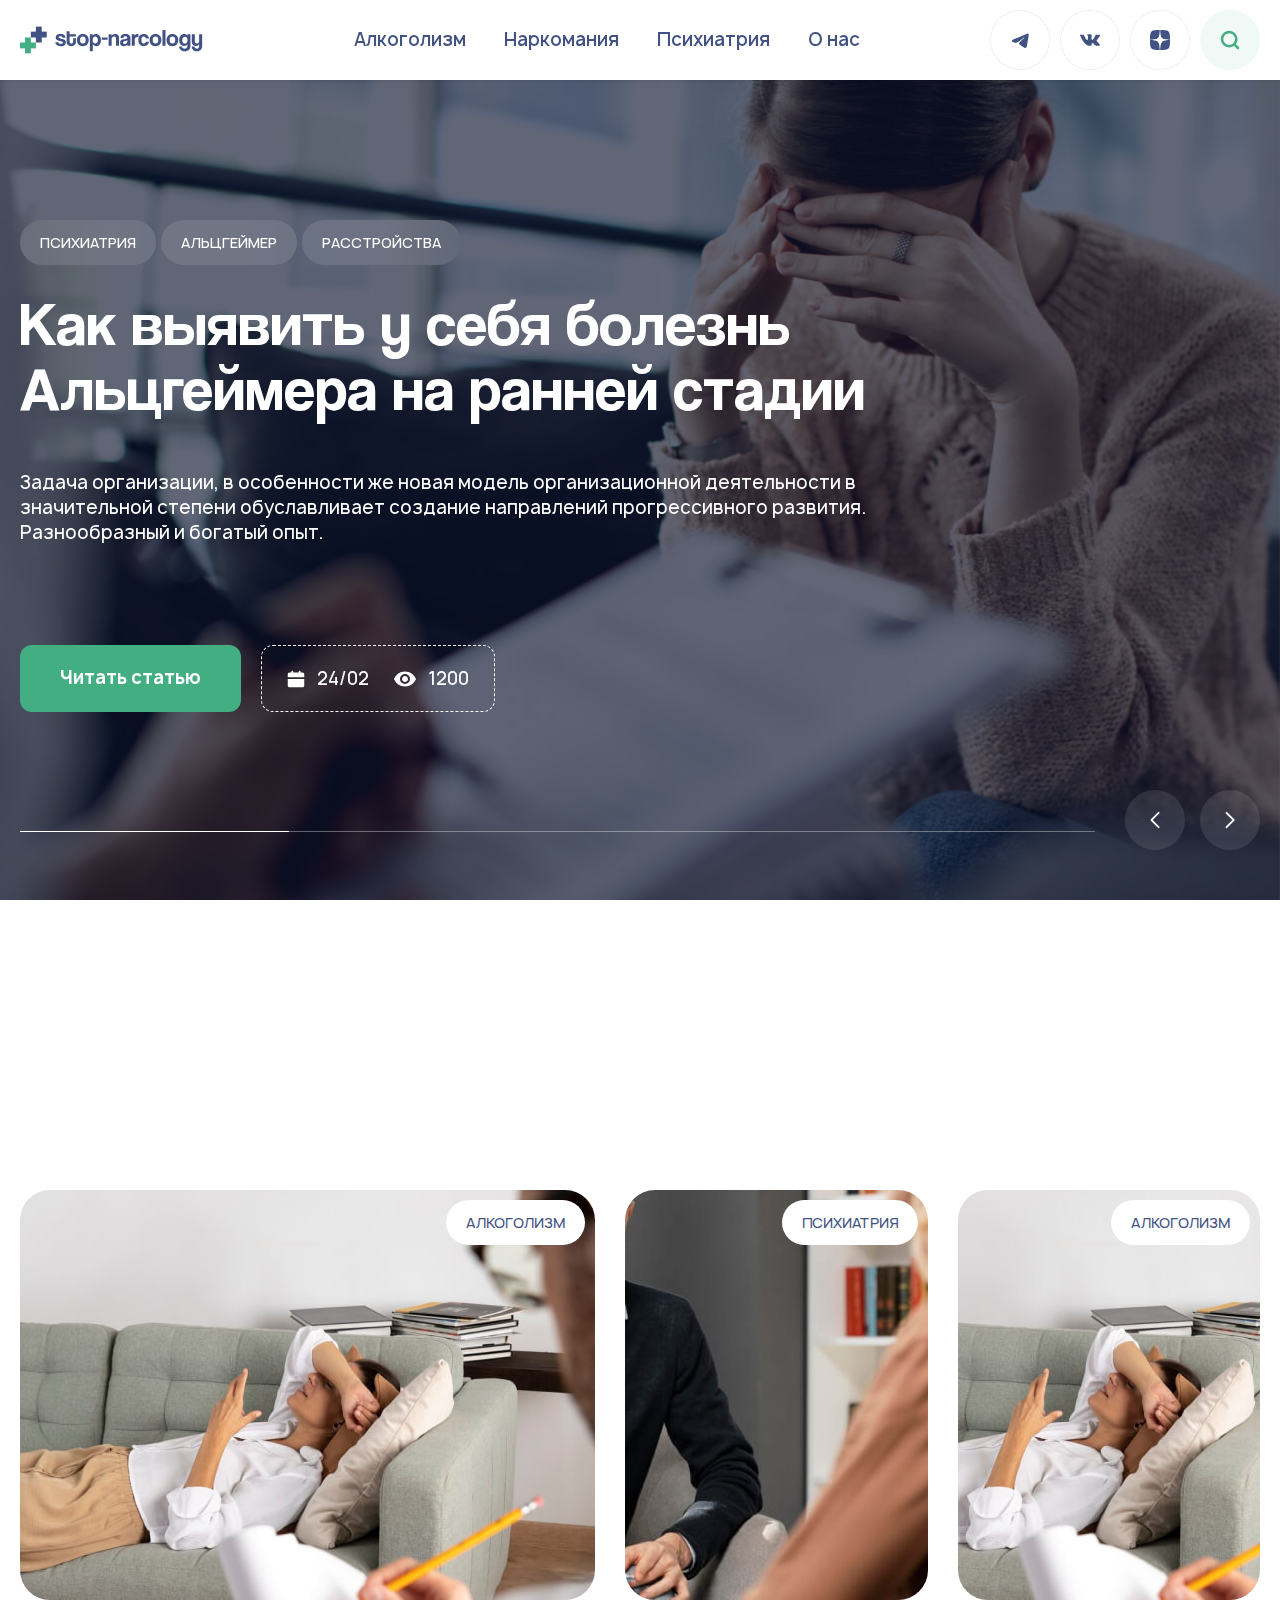
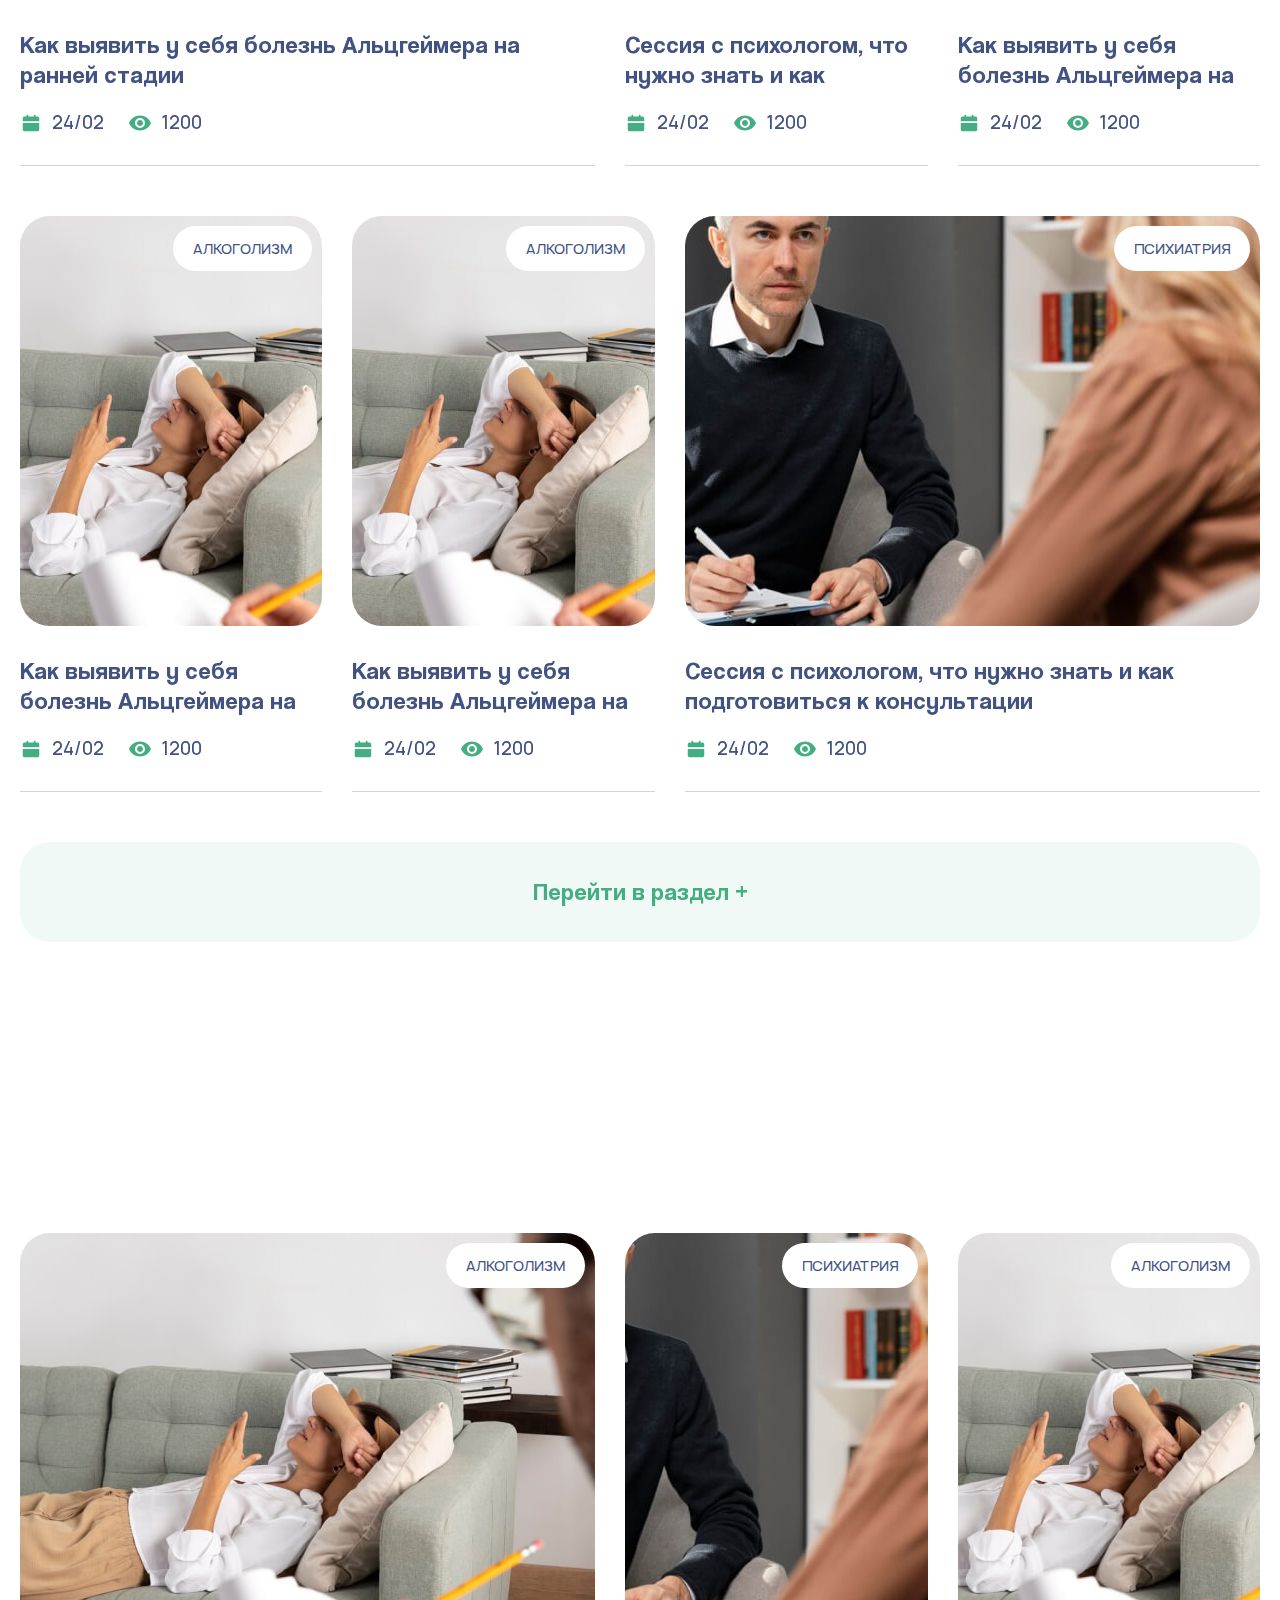
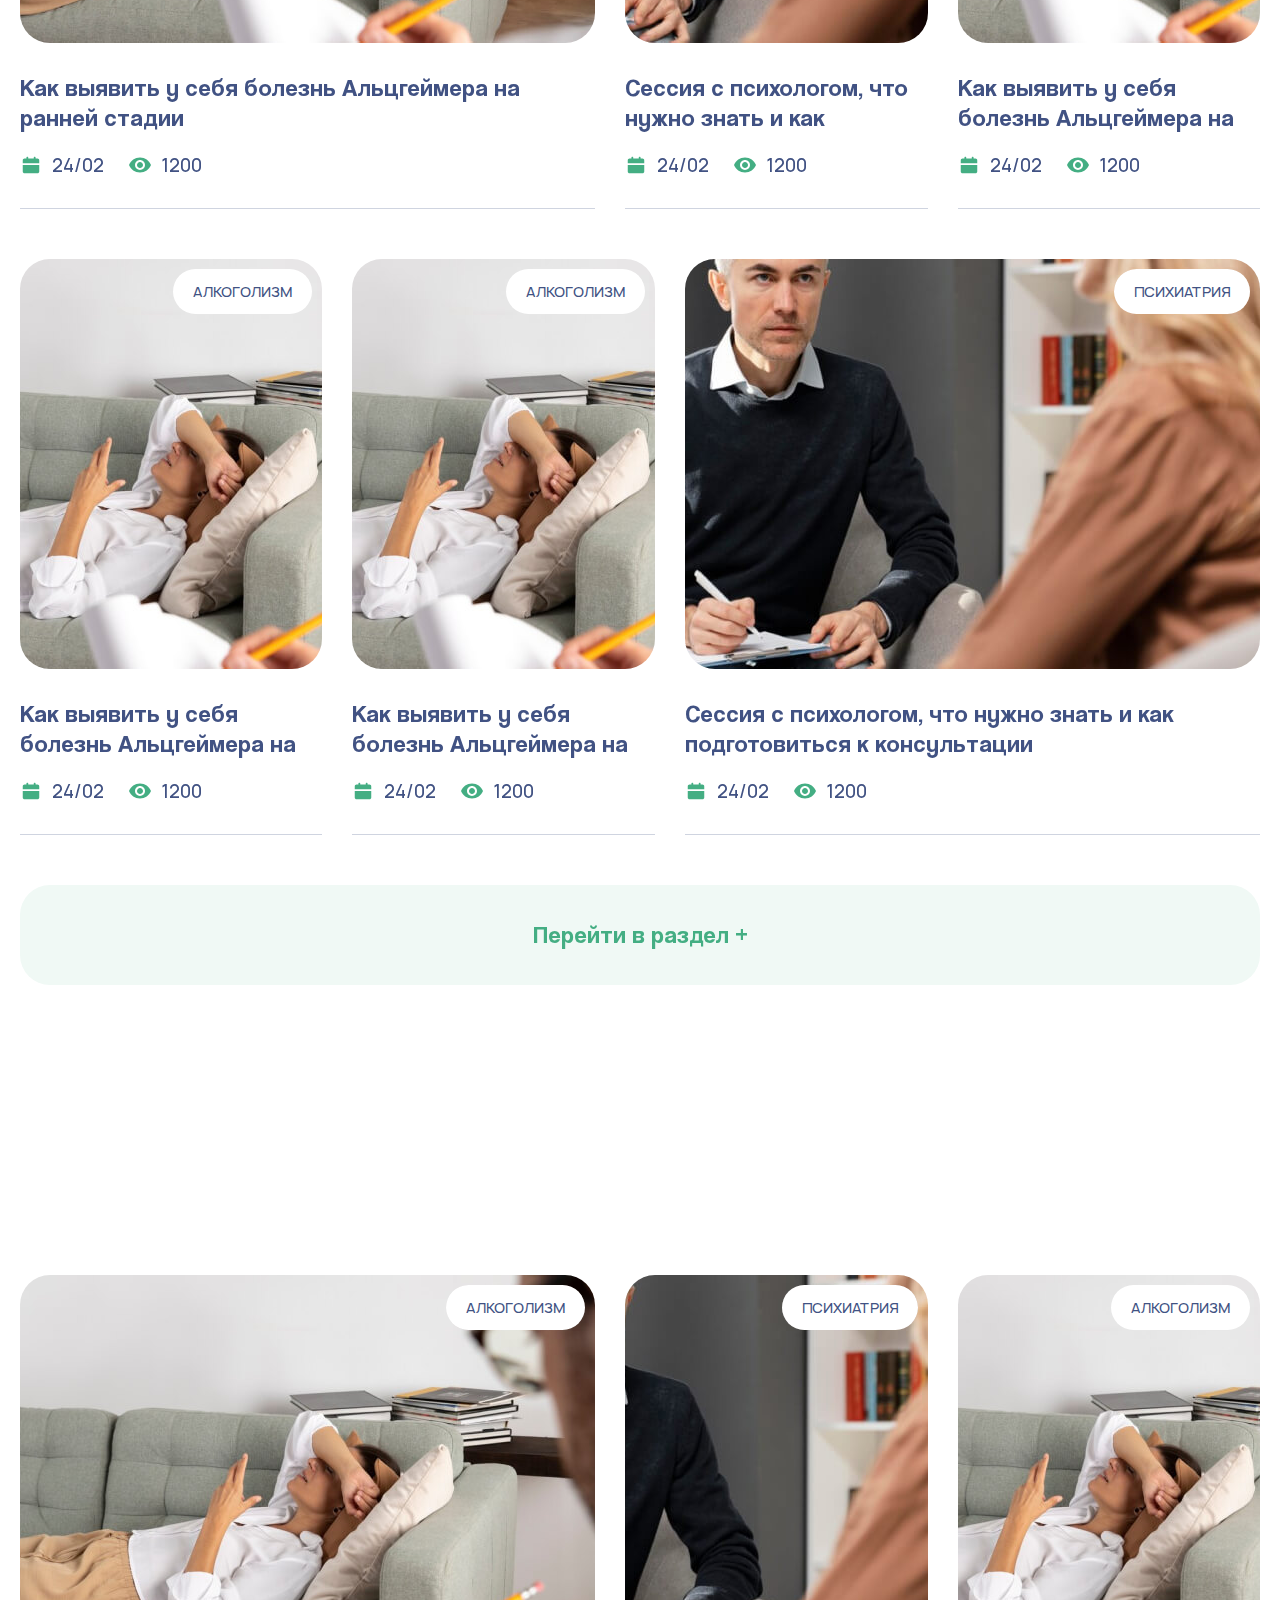
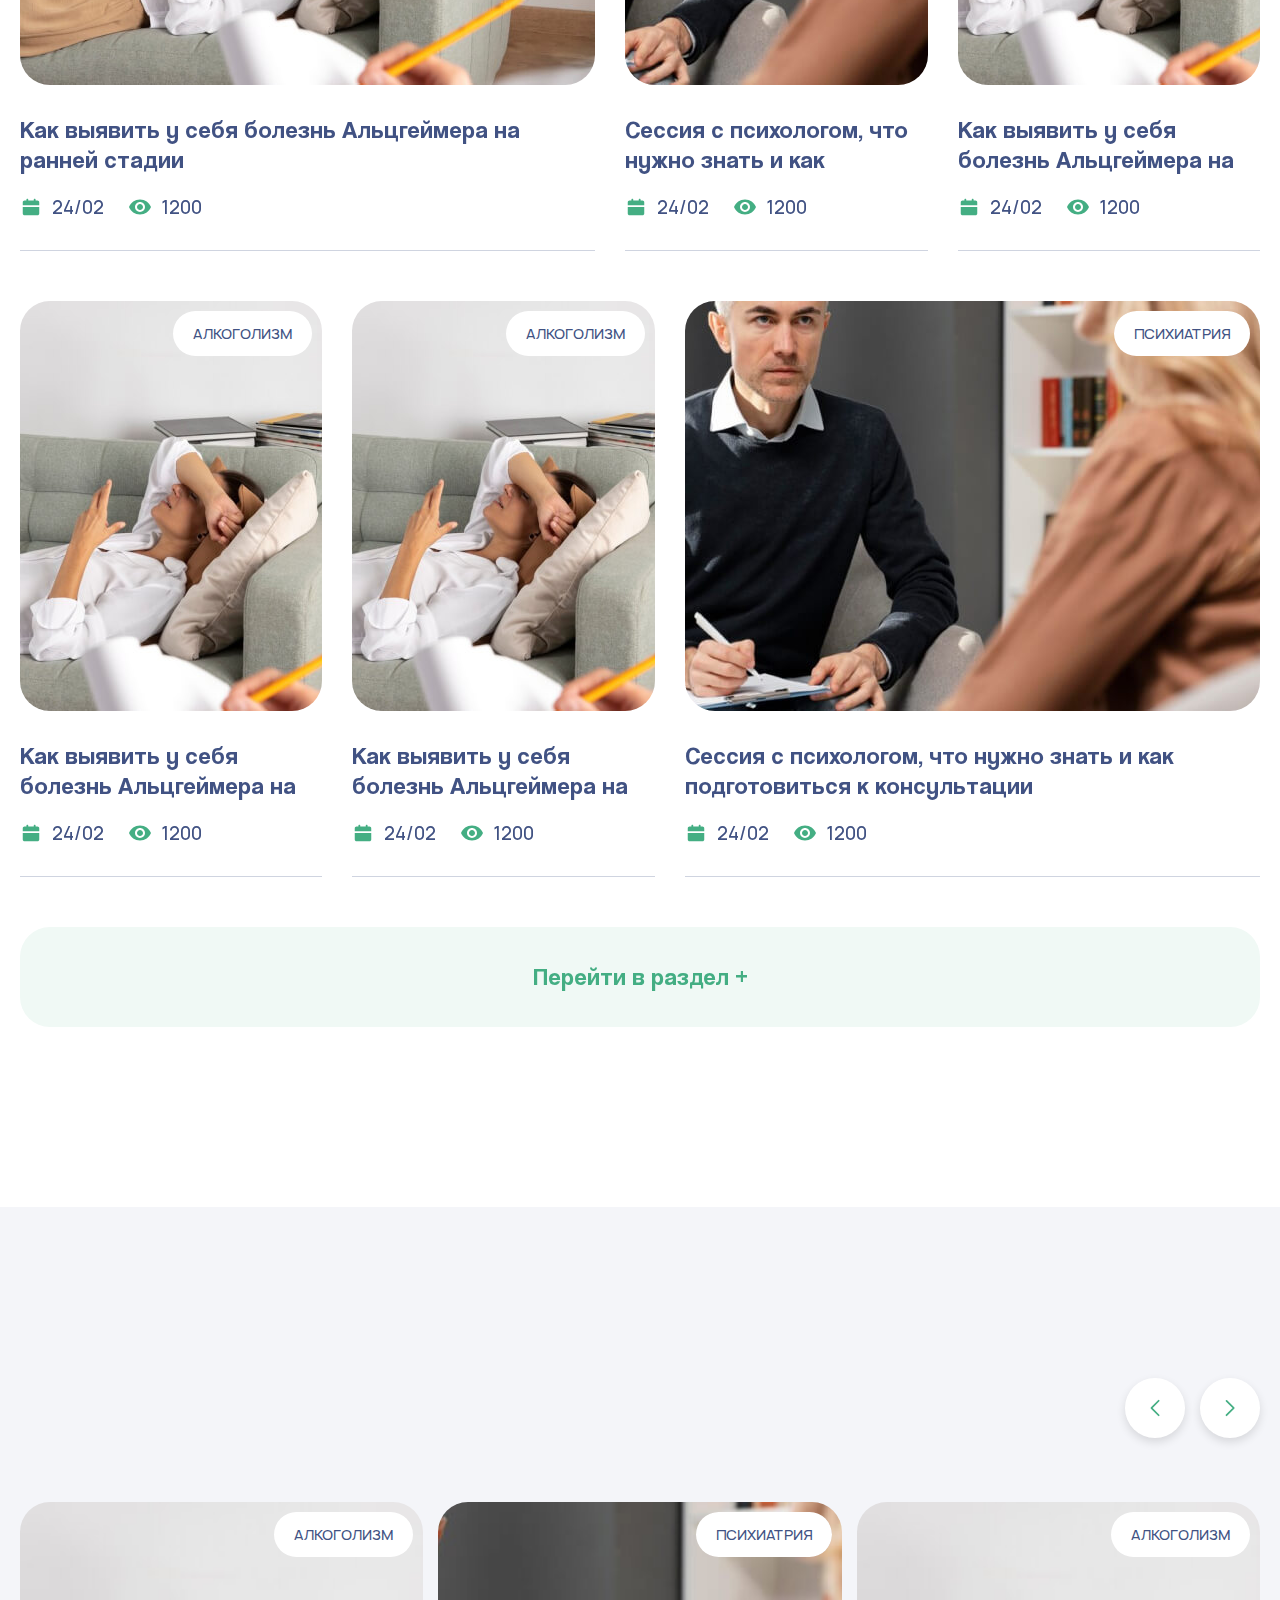
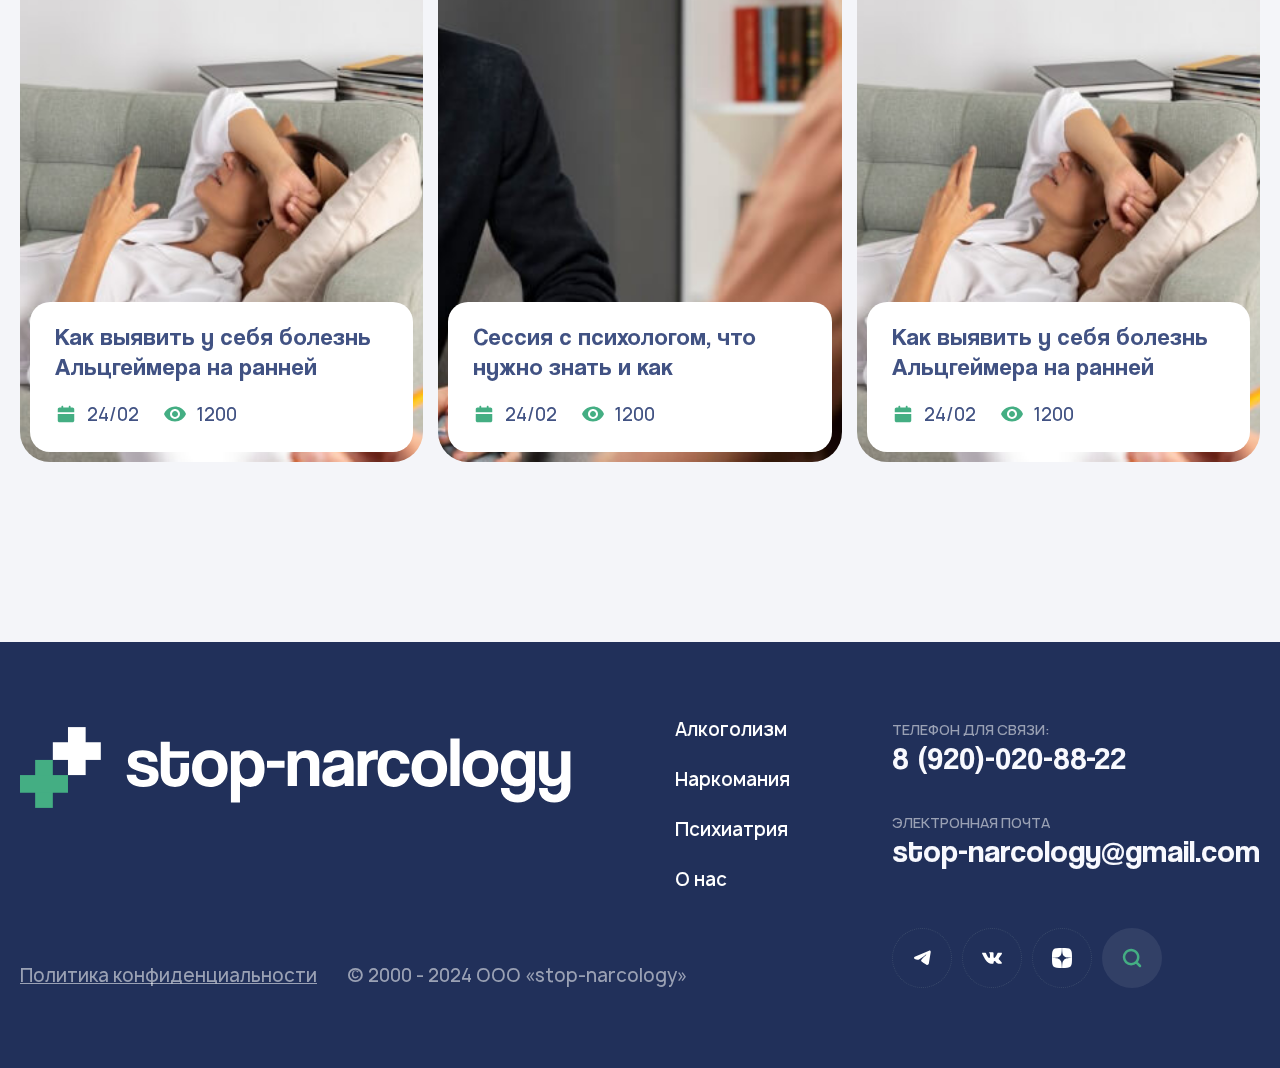
<file: index.html>
<!DOCTYPE html>
<html lang="ru">
<head>
    <meta http-equiv="Content-Type" content="text/html; charset=utf-8" />
    <link rel="stylesheet" href="assets/css/build/swiper.min.css">
    <link rel="stylesheet" href="assets/css/build/fancybox.min.css">
    <link rel="stylesheet" href="assets/css/style.min.css">
    
    <title>Name</title>
    <meta name='keywords' content='' />
    <meta name='description' content='' />
    <meta name="viewport" content="width=device-width, initial-scale=1, maximum-scale=1, user-scalable=0" />
    <meta http-equiv="X-UA-Compatible" content="IE=edge">

    <script src="assets/js/build/swiper-bundle.min.js" defer></script> 
    <script src="assets/js/build/fancybox.min.js" defer></script>
    <script src="assets/js/main.min.js" defer></script>
</head>

<body>
    <header class="header" id="header">
        <div class="container">
            <div class="header__row">
                <div class="header__logo logo">
                    <picture class="logo__picture">
                        <source srcset="assets/img/Logo.svg" type="image/svg+xml">
                        <img src="assets/img/Logo.png" alt="Logo">
                    </picture>
                </div>  

                <div class="header__content">
                    <div class="header__block"></div>

                    <nav class="header__nav">
                        <ul class="header__nav_list">
                            <li class="header__nav_item"><a href="chapter.html" class="header__nav_link">Алкоголизм</a></li>
                            <li class="header__nav_item"><a href="chapter.html" class="header__nav_link">Наркомания</a></li>
                            <li class="header__nav_item"><a href="chapter.html" class="header__nav_link">Психиатрия</a></li>
                            <li class="header__nav_item"><a href="about.html" class="header__nav_link">О нас</a></li>
                        </ul>
                    </nav>

                    <div class="header-mobile__bottom">
                        <div class="header-mobile__wrapper">
                            <div class="header-mobile__item">
                                <p class="header-mobile__text">телефон для связи:</p>
                                <a href="tel:89200208822" class="header-mobile__info">8 (920)-020-88-22</a>
                            </div>
                            <div class="header-mobile__item">
                                <p class="header-mobile__text">электронная почта</p>
                                <a href="mailto:stop-narcology@gmail.com" class="header-mobile__info">stop-narcology@gmail.com</a>
                            </div>
                        </div>

                        <div class="header__links">
                            <a href="#" class="header__link">
                                <svg width="17" height="15" viewBox="0 0 17 15" fill="none" xmlns="http://www.w3.org/2000/svg">
                                    <path fill-rule="evenodd" clip-rule="evenodd" d="M15.0141 0.691638C15.22 0.604963 15.4454 0.57507 15.6668 0.605069C15.8882 0.635067 16.0975 0.723861 16.273 0.862209C16.4484 1.00056 16.5836 1.1834 16.6644 1.39171C16.7452 1.60001 16.7687 1.82617 16.7324 2.04664L14.8424 13.5108C14.6591 14.6166 13.4457 15.2508 12.4316 14.7C11.5832 14.2391 10.3232 13.5291 9.18991 12.7883C8.62324 12.4175 6.88741 11.23 7.10074 10.385C7.28407 9.66247 10.2007 6.94747 11.8674 5.3333C12.5216 4.69914 12.2232 4.3333 11.4507 4.91664C9.53241 6.36497 6.45241 8.56747 5.43407 9.18747C4.53574 9.73414 4.06741 9.82747 3.50741 9.73414C2.48574 9.56414 1.53824 9.30081 0.764907 8.97997C-0.280093 8.54664 -0.22926 7.10997 0.764073 6.69164L15.0141 0.691638Z" fill="#415283" />
                                </svg>
                            </a>
                            <a href="#" class="header__link">
                                <svg width="20" height="12" viewBox="0 0 20 12" fill="none" xmlns="http://www.w3.org/2000/svg">
                                    <path fill-rule="evenodd" clip-rule="evenodd" d="M17.8021 8.29796C17.8021 8.29796 19.4191 9.89496 19.8191 10.634C19.8269 10.6446 19.8329 10.6564 19.8371 10.669C20.0001 10.942 20.0401 11.156 19.9601 11.314C19.8251 11.575 19.3681 11.706 19.2131 11.717H16.3551C16.1561 11.717 15.7421 11.665 15.2381 11.317C14.8531 11.048 14.4701 10.605 14.0991 10.172C13.5451 9.52896 13.0661 8.97096 12.5811 8.97096C12.5198 8.97083 12.459 8.98097 12.4011 9.00096C12.0341 9.11696 11.5681 9.63996 11.5681 11.033C11.5681 11.469 11.2241 11.717 10.9831 11.717H9.67409C9.22809 11.717 6.90609 11.561 4.84709 9.38996C2.32409 6.73196 0.05809 1.39996 0.03609 1.35296C-0.10491 1.00796 0.19109 0.819959 0.51109 0.819959H3.39709C3.78409 0.819959 3.91009 1.05396 3.99809 1.26396C4.10009 1.50496 4.47809 2.46896 5.09809 3.55196C6.10209 5.31396 6.71909 6.03096 7.21209 6.03096C7.30471 6.03123 7.39577 6.00709 7.47609 5.96096C8.12009 5.60696 8.00009 3.30696 7.97009 2.83296C7.97009 2.74096 7.96909 1.80596 7.63909 1.35396C7.40309 1.02996 7.00109 0.903959 6.75809 0.857959C6.82309 0.763959 6.96109 0.619959 7.13809 0.534959C7.57909 0.314959 8.37609 0.282959 9.16709 0.282959H9.60609C10.4641 0.294959 10.6861 0.349959 10.9981 0.428959C11.6261 0.578959 11.6381 0.985959 11.5831 2.37196C11.5671 2.76796 11.5501 3.21396 11.5501 3.73896C11.5501 3.85096 11.5451 3.97596 11.5451 4.10296C11.5261 4.81396 11.5011 5.61496 12.0031 5.94396C12.0682 5.98452 12.1434 6.006 12.2201 6.00596C12.3941 6.00596 12.9151 6.00596 14.3281 3.58096C14.9481 2.50996 15.4281 1.24696 15.4611 1.15196C15.4891 1.09896 15.5731 0.949959 15.6751 0.889959C15.7476 0.851354 15.8289 0.832069 15.9111 0.833959H19.3061C19.6761 0.833959 19.9271 0.889959 19.9761 1.02996C20.0581 1.25696 19.9601 1.94996 18.4101 4.04596C18.1491 4.39496 17.9201 4.69696 17.7191 4.96096C16.3141 6.80496 16.3141 6.89796 17.8021 8.29796Z" fill="#415283" />
                                </svg>
                            </a>
                            <a href="#" class="header__link">
                                <svg width="20" height="20" viewBox="0 0 20 20" fill="none" xmlns="http://www.w3.org/2000/svg">
                                    <g clip-path="url(#clip0_4034_26)">
                                        <path d="M11.9286 11.9286C10.3571 13.55 10.2429 15.5714 10.1071 20C14.2357 20 17.0857 19.9857 18.5571 18.5571C19.9857 17.0857 20 14.1 20 10.1071C15.5714 10.25 13.55 10.3571 11.9286 11.9286ZM0 10.1071C0 14.1 0.0142857 17.0857 1.44286 18.5571C2.91429 19.9857 5.76429 20 9.89286 20C9.75 15.5714 9.64286 13.55 8.07143 11.9286C6.45 10.3571 4.42857 10.2429 0 10.1071ZM9.89286 0C5.77143 0 2.91429 0.0142857 1.44286 1.44286C0.0142857 2.91429 0 5.9 0 9.89286C4.42857 9.75 6.45 9.64286 8.07143 8.07143C9.64286 6.45 9.75714 4.42857 9.89286 0ZM11.9286 8.07143C10.3571 6.45 10.2429 4.42857 10.1071 0C14.2357 0 17.0857 0.0142857 18.5571 1.44286C19.9857 2.91429 20 5.9 20 9.89286C15.5714 9.75 13.55 9.64286 11.9286 8.07143Z" fill="#415283" />
                                        <path d="M20 10.1071V9.89286C15.5714 9.75 13.55 9.64286 11.9286 8.07143C10.3571 6.45 10.2429 4.42857 10.1071 0H9.89286C9.75 4.42857 9.64286 6.45 8.07143 8.07143C6.45 9.64286 4.42857 9.75714 0 9.89286V10.1071C4.42857 10.25 6.45 10.3571 8.07143 11.9286C9.64286 13.55 9.75714 15.5714 9.89286 20H10.1071C10.25 15.5714 10.3571 13.55 11.9286 11.9286C13.55 10.3571 15.5714 10.2429 20 10.1071Z" fill="white" />
                                    </g>
                                    <defs>
                                    <clipPath id="clip0_4034_26">
                                        <rect width="20" height="20" fill="white" />
                                    </clipPath>
                                    </defs>
                                </svg>
                            </a>
                            <button class="header__link header__link-search popup-btn" data-path="popup-search">
                                <svg width="20" height="20" viewBox="0 0 20 20" fill="none" xmlns="http://www.w3.org/2000/svg">
                                    <path d="M18 18L14.1396 14.1396M14.1396 14.1396C14.7999 13.4793 15.3237 12.6953 15.6811 11.8326C16.0385 10.9698 16.2224 10.0451 16.2224 9.11121C16.2224 8.17735 16.0385 7.25264 15.6811 6.38987C15.3237 5.5271 14.7999 4.74316 14.1396 4.08283C13.4793 3.42249 12.6953 2.89868 11.8326 2.54131C10.9698 2.18394 10.0451 2 9.11121 2C8.17735 2 7.25264 2.18394 6.38987 2.54131C5.5271 2.89868 4.74316 3.42249 4.08283 4.08283C2.74921 5.41644 2 7.2252 2 9.11121C2 10.9972 2.74921 12.806 4.08283 14.1396C5.41644 15.4732 7.2252 16.2224 9.11121 16.2224C10.9972 16.2224 12.806 15.4732 14.1396 14.1396Z" stroke="#44AE83" stroke-width="2.5" stroke-linecap="round" stroke-linejoin="round" />
                                </svg>
                            </button>
                        </div>                         
                    </div>
                </div>

                <div class="burger__menu">
                    <span> </span>
                    <span> </span>
                </div> 
            </div>            
        </div>
    </header>

    <main>
        <section class="intro">
            <div class="intro__swiper swiper introSwiper">
                <div class="swiper-wrapper">
                    <div class="intro__swiper-slide swiper-slide"><img src="assets/img/sections/intro/intro-bg-1.jpg"></div>
                    <div class="intro__swiper-slide swiper-slide"><img src="assets/img/sections/intro/intro-bg-2.jpg"></div>
                    <div class="intro__swiper-slide swiper-slide"><img src="assets/img/sections/intro/intro-bg-1.jpg"></div>
                    <div class="intro__swiper-slide swiper-slide"><img src="assets/img/sections/intro/intro-bg-2.jpg"></div>
                </div>
            </div>
            <div class="intro__bg"></div>

            <div class="container">
                <div class="intro__inner">
                    <div class="intro__labels">
                        <p class="intro__label label">ПСИХИАТРИЯ</p>
                        <p class="intro__label label">АЛЬЦГЕЙМЕР</p>
                        <p class="intro__label label">РАССТРОЙСТВА</p>
                    </div>

                    <h1 class="intro__title title-h1  animation-item text-animation">Как выявить у себя болезнь Альцгеймера на ранней стадии</h1>
                    <p class="intro__text">Задача организации, в особенности же новая модель организационной деятельности в значительной степени обуславливает создание направлений прогрессивного развития. Разнообразный и богатый опыт.</p>
                    <div class="intro__bottom">
                        <a href="#" class="intro__btn">Читать статью</a>
                        <div class="intro__info">
                            <div class="intro__info_item">
                                <img src="assets/img/icons/calendar.svg" alt="date" class="intro__info_img">
                                <p class="intro__info_text">24/02</p>
                            </div>
                            <div class="intro__info_item">
                                <img src="assets/img/icons/eye.svg" alt="eye" class="intro__info_img">
                                <p class="intro__info_text">1200</p>
                            </div>
                        </div>
                    </div>
                </div>
                <div class="intro__swiper_pag">
                    <div class="intro__swiper-scrollbar swiper-scrollbar"></div>
                    <div class="intro__swiper_btns swiper-btns">
                        <div class="intro__swiper-button-prev swiper-button-prev"></div> 
                        <div class="intro__swiper-button-next swiper-button-next"></div>
                    </div>
                </div>
            </div>
        </section>

        <section class="articles section section-top">
            <div class="container">
                <h2 class="title animation-item text-animation">Алкоголизм</h2>

                <div class="articles__cards">
                    <a href="article.html" class="articles__card">
                        <div class="articles__top">
                            <img src="assets/img/sections/articles/article-1.jpg" alt="Как выявить у себя болезнь Альцгеймера на ранней стадии" class="articles__img">
                            <p class="articles__label label">алкоголизм</p>
                        </div>
                        <div class="articles__info">
                            <p class="articles__name">Как выявить у себя болезнь Альцгеймера на ранней стадии</p>
                            <div class="articles__bottom">
                                <div class="articles__bottom_item">
                                    <img src="assets/img/icons/calendar-green.svg" alt="date" class="articles__bottom_img">
                                    <p class="articles__bottom_text">24/02</p>
                                </div>
                                <div class="articles__bottom_item">
                                    <img src="assets/img/icons/eye-green.svg" alt="eye" class="articles__bottom_img">
                                    <p class="articles__bottom_text">1200</p>
                                </div>
                            </div>
                        </div>
                    </a>

                    <a href="article.html" class="articles__card">
                        <div class="articles__top">
                            <img src="assets/img/sections/articles/article-2.jpg" alt="Сессия с психологом, что нужно знать и как подготовиться" class="articles__img">
                            <p class="articles__label label">ПСИХИАТРИЯ</p>                            
                        </div>
                        <div class="articles__info">
                            <p class="articles__name">Сессия с психологом, что нужно знать и как подготовиться к консультации</p>
                            <div class="articles__bottom">
                                <div class="articles__bottom_item">
                                    <img src="assets/img/icons/calendar-green.svg" alt="date" class="articles__bottom_img">
                                    <p class="articles__bottom_text">24/02</p>
                                </div>
                                <div class="articles__bottom_item">
                                    <img src="assets/img/icons/eye-green.svg" alt="eye" class="articles__bottom_img">
                                    <p class="articles__bottom_text">1200</p>
                                </div>
                            </div>
                        </div>
                    </a>

                    <a href="article.html" class="articles__card">
                        <div class="articles__top">
                            <img src="assets/img/sections/articles/article-1.jpg" alt="Как выявить у себя болезнь Альцгеймера на ранней стадии" class="articles__img">
                            <p class="articles__label label">алкоголизм</p>
                        </div>
                        <div class="articles__info">
                            <p class="articles__name">Как выявить у себя болезнь Альцгеймера на ранней стадии</p>
                            <div class="articles__bottom">
                                <div class="articles__bottom_item">
                                    <img src="assets/img/icons/calendar-green.svg" alt="date" class="articles__bottom_img">
                                    <p class="articles__bottom_text">24/02</p>
                                </div>
                                <div class="articles__bottom_item">
                                    <img src="assets/img/icons/eye-green.svg" alt="eye" class="articles__bottom_img">
                                    <p class="articles__bottom_text">1200</p>
                                </div>
                            </div>
                        </div>
                    </a>

                    <a href="article.html" class="articles__card">
                        <div class="articles__top">
                            <img src="assets/img/sections/articles/article-1.jpg" alt="Как выявить у себя болезнь Альцгеймера на ранней стадии" class="articles__img">
                            <p class="articles__label label">алкоголизм</p>                            
                        </div>
                        <div class="articles__info">
                            <p class="articles__name">Как выявить у себя болезнь Альцгеймера на ранней стадии</p>
                            <div class="articles__bottom">
                                <div class="articles__bottom_item">
                                    <img src="assets/img/icons/calendar-green.svg" alt="date" class="articles__bottom_img">
                                    <p class="articles__bottom_text">24/02</p>
                                </div>
                                <div class="articles__bottom_item">
                                    <img src="assets/img/icons/eye-green.svg" alt="eye" class="articles__bottom_img">
                                    <p class="articles__bottom_text">1200</p>
                                </div>
                            </div>
                        </div>
                    </a>

                    <a href="article.html" class="articles__card">
                        <div class="articles__top">
                            <img src="assets/img/sections/articles/article-1.jpg" alt="Как выявить у себя болезнь Альцгеймера на ранней стадии" class="articles__img">
                            <p class="articles__label label">алкоголизм</p>                            
                        </div>
                        <div class="articles__info">
                            <p class="articles__name">Как выявить у себя болезнь Альцгеймера на ранней стадии</p>
                            <div class="articles__bottom">
                                <div class="articles__bottom_item">
                                    <img src="assets/img/icons/calendar-green.svg" alt="date" class="articles__bottom_img">
                                    <p class="articles__bottom_text">24/02</p>
                                </div>
                                <div class="articles__bottom_item">
                                    <img src="assets/img/icons/eye-green.svg" alt="eye" class="articles__bottom_img">
                                    <p class="articles__bottom_text">1200</p>
                                </div>
                            </div>
                        </div>
                    </a>

                    <a href="article.html" class="articles__card">
                        <div class="articles__top">
                            <img src="assets/img/sections/articles/article-2.jpg" alt="Сессия с психологом, что нужно знать и как подготовиться" class="articles__img">
                            <p class="articles__label label">ПСИХИАТРИЯ</p>                            
                        </div>
                        <div class="articles__info">
                            <p class="articles__name">Сессия с психологом, что нужно знать и как подготовиться к консультации</p>
                            <div class="articles__bottom">
                                <div class="articles__bottom_item">
                                    <img src="assets/img/icons/calendar-green.svg" alt="date" class="articles__bottom_img">
                                    <p class="articles__bottom_text">24/02</p>
                                </div>
                                <div class="articles__bottom_item">
                                    <img src="assets/img/icons/eye-green.svg" alt="eye" class="articles__bottom_img">
                                    <p class="articles__bottom_text">1200</p>
                                </div>
                            </div>
                        </div>
                    </a>
                </div>

                <a href="#" class="articles__btn">Перейти в раздел +</a>
            </div>
        </section>

        <section class="articles section">
            <div class="container">
                <h2 class="title animation-item text-animation">Наркомания</h2>

                <div class="articles__cards">
                    <a href="article.html" class="articles__card">
                        <div class="articles__top">
                            <img src="assets/img/sections/articles/article-1.jpg" alt="Как выявить у себя болезнь Альцгеймера на ранней стадии" class="articles__img">
                            <p class="articles__label label">алкоголизм</p>
                        </div>
                        <div class="articles__info">
                            <p class="articles__name">Как выявить у себя болезнь Альцгеймера на ранней стадии</p>
                            <div class="articles__bottom">
                                <div class="articles__bottom_item">
                                    <img src="assets/img/icons/calendar-green.svg" alt="date" class="articles__bottom_img">
                                    <p class="articles__bottom_text">24/02</p>
                                </div>
                                <div class="articles__bottom_item">
                                    <img src="assets/img/icons/eye-green.svg" alt="eye" class="articles__bottom_img">
                                    <p class="articles__bottom_text">1200</p>
                                </div>
                            </div>
                        </div>
                    </a>

                    <a href="article.html" class="articles__card">
                        <div class="articles__top">
                            <img src="assets/img/sections/articles/article-2.jpg" alt="Сессия с психологом, что нужно знать и как подготовиться" class="articles__img">
                            <p class="articles__label label">ПСИХИАТРИЯ</p>                            
                        </div>
                        <div class="articles__info">
                            <p class="articles__name">Сессия с психологом, что нужно знать и как подготовиться к консультации</p>
                            <div class="articles__bottom">
                                <div class="articles__bottom_item">
                                    <img src="assets/img/icons/calendar-green.svg" alt="date" class="articles__bottom_img">
                                    <p class="articles__bottom_text">24/02</p>
                                </div>
                                <div class="articles__bottom_item">
                                    <img src="assets/img/icons/eye-green.svg" alt="eye" class="articles__bottom_img">
                                    <p class="articles__bottom_text">1200</p>
                                </div>
                            </div>
                        </div>
                    </a>

                    <a href="article.html" class="articles__card">
                        <div class="articles__top">
                            <img src="assets/img/sections/articles/article-1.jpg" alt="Как выявить у себя болезнь Альцгеймера на ранней стадии" class="articles__img">
                            <p class="articles__label label">алкоголизм</p>
                        </div>
                        <div class="articles__info">
                            <p class="articles__name">Как выявить у себя болезнь Альцгеймера на ранней стадии</p>
                            <div class="articles__bottom">
                                <div class="articles__bottom_item">
                                    <img src="assets/img/icons/calendar-green.svg" alt="date" class="articles__bottom_img">
                                    <p class="articles__bottom_text">24/02</p>
                                </div>
                                <div class="articles__bottom_item">
                                    <img src="assets/img/icons/eye-green.svg" alt="eye" class="articles__bottom_img">
                                    <p class="articles__bottom_text">1200</p>
                                </div>
                            </div>
                        </div>
                    </a>

                    <a href="article.html" class="articles__card">
                        <div class="articles__top">
                            <img src="assets/img/sections/articles/article-1.jpg" alt="Как выявить у себя болезнь Альцгеймера на ранней стадии" class="articles__img">
                            <p class="articles__label label">алкоголизм</p>                            
                        </div>
                        <div class="articles__info">
                            <p class="articles__name">Как выявить у себя болезнь Альцгеймера на ранней стадии</p>
                            <div class="articles__bottom">
                                <div class="articles__bottom_item">
                                    <img src="assets/img/icons/calendar-green.svg" alt="date" class="articles__bottom_img">
                                    <p class="articles__bottom_text">24/02</p>
                                </div>
                                <div class="articles__bottom_item">
                                    <img src="assets/img/icons/eye-green.svg" alt="eye" class="articles__bottom_img">
                                    <p class="articles__bottom_text">1200</p>
                                </div>
                            </div>
                        </div>
                    </a>

                    <a href="article.html" class="articles__card">
                        <div class="articles__top">
                            <img src="assets/img/sections/articles/article-1.jpg" alt="Как выявить у себя болезнь Альцгеймера на ранней стадии" class="articles__img">
                            <p class="articles__label label">алкоголизм</p>                            
                        </div>
                        <div class="articles__info">
                            <p class="articles__name">Как выявить у себя болезнь Альцгеймера на ранней стадии</p>
                            <div class="articles__bottom">
                                <div class="articles__bottom_item">
                                    <img src="assets/img/icons/calendar-green.svg" alt="date" class="articles__bottom_img">
                                    <p class="articles__bottom_text">24/02</p>
                                </div>
                                <div class="articles__bottom_item">
                                    <img src="assets/img/icons/eye-green.svg" alt="eye" class="articles__bottom_img">
                                    <p class="articles__bottom_text">1200</p>
                                </div>
                            </div>
                        </div>
                    </a>

                    <a href="article.html" class="articles__card">
                        <div class="articles__top">
                            <img src="assets/img/sections/articles/article-2.jpg" alt="Сессия с психологом, что нужно знать и как подготовиться" class="articles__img">
                            <p class="articles__label label">ПСИХИАТРИЯ</p>                            
                        </div>
                        <div class="articles__info">
                            <p class="articles__name">Сессия с психологом, что нужно знать и как подготовиться к консультации</p>
                            <div class="articles__bottom">
                                <div class="articles__bottom_item">
                                    <img src="assets/img/icons/calendar-green.svg" alt="date" class="articles__bottom_img">
                                    <p class="articles__bottom_text">24/02</p>
                                </div>
                                <div class="articles__bottom_item">
                                    <img src="assets/img/icons/eye-green.svg" alt="eye" class="articles__bottom_img">
                                    <p class="articles__bottom_text">1200</p>
                                </div>
                            </div>
                        </div>
                    </a>
                </div>

                <a href="#" class="articles__btn">Перейти в раздел +</a>
            </div>
        </section>

        <section class="articles section">
            <div class="container">
                <h2 class="title animation-item text-animation">Психиатрия</h2>

                <div class="articles__cards">
                    <a href="article.html" class="articles__card">
                        <div class="articles__top">
                            <img src="assets/img/sections/articles/article-1.jpg" alt="Как выявить у себя болезнь Альцгеймера на ранней стадии" class="articles__img">
                            <p class="articles__label label">алкоголизм</p>
                        </div>
                        <div class="articles__info">
                            <p class="articles__name">Как выявить у себя болезнь Альцгеймера на ранней стадии</p>
                            <div class="articles__bottom">
                                <div class="articles__bottom_item">
                                    <img src="assets/img/icons/calendar-green.svg" alt="date" class="articles__bottom_img">
                                    <p class="articles__bottom_text">24/02</p>
                                </div>
                                <div class="articles__bottom_item">
                                    <img src="assets/img/icons/eye-green.svg" alt="eye" class="articles__bottom_img">
                                    <p class="articles__bottom_text">1200</p>
                                </div>
                            </div>
                        </div>
                    </a>

                    <a href="article.html" class="articles__card">
                        <div class="articles__top">
                            <img src="assets/img/sections/articles/article-2.jpg" alt="Сессия с психологом, что нужно знать и как подготовиться" class="articles__img">
                            <p class="articles__label label">ПСИХИАТРИЯ</p>                            
                        </div>
                        <div class="articles__info">
                            <p class="articles__name">Сессия с психологом, что нужно знать и как подготовиться к консультации</p>
                            <div class="articles__bottom">
                                <div class="articles__bottom_item">
                                    <img src="assets/img/icons/calendar-green.svg" alt="date" class="articles__bottom_img">
                                    <p class="articles__bottom_text">24/02</p>
                                </div>
                                <div class="articles__bottom_item">
                                    <img src="assets/img/icons/eye-green.svg" alt="eye" class="articles__bottom_img">
                                    <p class="articles__bottom_text">1200</p>
                                </div>
                            </div>
                        </div>
                    </a>

                    <a href="article.html" class="articles__card">
                        <div class="articles__top">
                            <img src="assets/img/sections/articles/article-1.jpg" alt="Как выявить у себя болезнь Альцгеймера на ранней стадии" class="articles__img">
                            <p class="articles__label label">алкоголизм</p>
                        </div>
                        <div class="articles__info">
                            <p class="articles__name">Как выявить у себя болезнь Альцгеймера на ранней стадии</p>
                            <div class="articles__bottom">
                                <div class="articles__bottom_item">
                                    <img src="assets/img/icons/calendar-green.svg" alt="date" class="articles__bottom_img">
                                    <p class="articles__bottom_text">24/02</p>
                                </div>
                                <div class="articles__bottom_item">
                                    <img src="assets/img/icons/eye-green.svg" alt="eye" class="articles__bottom_img">
                                    <p class="articles__bottom_text">1200</p>
                                </div>
                            </div>
                        </div>
                    </a>

                    <a href="article.html" class="articles__card">
                        <div class="articles__top">
                            <img src="assets/img/sections/articles/article-1.jpg" alt="Как выявить у себя болезнь Альцгеймера на ранней стадии" class="articles__img">
                            <p class="articles__label label">алкоголизм</p>                            
                        </div>
                        <div class="articles__info">
                            <p class="articles__name">Как выявить у себя болезнь Альцгеймера на ранней стадии</p>
                            <div class="articles__bottom">
                                <div class="articles__bottom_item">
                                    <img src="assets/img/icons/calendar-green.svg" alt="date" class="articles__bottom_img">
                                    <p class="articles__bottom_text">24/02</p>
                                </div>
                                <div class="articles__bottom_item">
                                    <img src="assets/img/icons/eye-green.svg" alt="eye" class="articles__bottom_img">
                                    <p class="articles__bottom_text">1200</p>
                                </div>
                            </div>
                        </div>
                    </a>

                    <a href="article.html" class="articles__card">
                        <div class="articles__top">
                            <img src="assets/img/sections/articles/article-1.jpg" alt="Как выявить у себя болезнь Альцгеймера на ранней стадии" class="articles__img">
                            <p class="articles__label label">алкоголизм</p>                            
                        </div>
                        <div class="articles__info">
                            <p class="articles__name">Как выявить у себя болезнь Альцгеймера на ранней стадии</p>
                            <div class="articles__bottom">
                                <div class="articles__bottom_item">
                                    <img src="assets/img/icons/calendar-green.svg" alt="date" class="articles__bottom_img">
                                    <p class="articles__bottom_text">24/02</p>
                                </div>
                                <div class="articles__bottom_item">
                                    <img src="assets/img/icons/eye-green.svg" alt="eye" class="articles__bottom_img">
                                    <p class="articles__bottom_text">1200</p>
                                </div>
                            </div>
                        </div>
                    </a>

                    <a href="article.html" class="articles__card">
                        <div class="articles__top">
                            <img src="assets/img/sections/articles/article-2.jpg" alt="Сессия с психологом, что нужно знать и как подготовиться" class="articles__img">
                            <p class="articles__label label">ПСИХИАТРИЯ</p>                            
                        </div>
                        <div class="articles__info">
                            <p class="articles__name">Сессия с психологом, что нужно знать и как подготовиться к консультации</p>
                            <div class="articles__bottom">
                                <div class="articles__bottom_item">
                                    <img src="assets/img/icons/calendar-green.svg" alt="date" class="articles__bottom_img">
                                    <p class="articles__bottom_text">24/02</p>
                                </div>
                                <div class="articles__bottom_item">
                                    <img src="assets/img/icons/eye-green.svg" alt="eye" class="articles__bottom_img">
                                    <p class="articles__bottom_text">1200</p>
                                </div>
                            </div>
                        </div>
                    </a>
                </div>

                <a href="#" class="articles__btn">Перейти в раздел +</a>
            </div>
        </section>

        <section class="recommend section section-top">
            <div class="container">
                <div class="recommend__top">
                    <h2 class="recommend__title title animation-item text-animation">Рекомендуем</h2>
                    <div class="recommend__swiper-btns swiper-btns">
                        <div class="recommend__swiper-button-prev swiper-button-prev swiper-button-prev--white"></div>
                        <div class="recommend__swiper-button-next swiper-button-next swiper-button-next--white"></div>                                    
                    </div> 
                </div>


                <div class="recommend__cards">
                    <div class="recommend__swiper swiper recommendSwiper">
                        <div class="swiper-wrapper">

                            <a href="article.html" class="recommend__swiper-slide swiper-slide">
                                <div class="recommend__card">
                                    <img src="assets/img/sections/articles/article-1.jpg" alt="" class="recommend__img">
                                    <p class="articles__label label">алкоголизм</p>

                                    <div class="recommend__info">
                                        <p class="articles__name">Как выявить у себя болезнь Альцгеймера на ранней стадии</p>
                                        <div class="articles__bottom recommend__bottom">
                                            <div class="articles__bottom_item">
                                                <img src="assets/img/icons/calendar-green.svg" alt="date" class="articles__bottom_img">
                                                <p class="articles__bottom_text">24/02</p>
                                            </div>
                                            <div class="articles__bottom_item">
                                                <img src="assets/img/icons/eye-green.svg" alt="eye" class="articles__bottom_img">
                                                <p class="articles__bottom_text">1200</p>
                                            </div>
                                        </div>
                                    </div>
                                </div>
                            </a>

                            <a href="article.html" class="recommend__swiper-slide swiper-slide">
                                <div class="recommend__card">
                                    <img src="assets/img/sections/articles/article-2.jpg" alt="" class="recommend__img">
                                    <p class="articles__label label">психиатрия</p>

                                    <div class="recommend__info">
                                        <p class="articles__name">Сессия с психологом, что нужно знать и как подготовиться к консультации со специалистом</p>
                                        <div class="articles__bottom recommend__bottom">
                                            <div class="articles__bottom_item">
                                                <img src="assets/img/icons/calendar-green.svg" alt="date" class="articles__bottom_img">
                                                <p class="articles__bottom_text">24/02</p>
                                            </div>
                                            <div class="articles__bottom_item">
                                                <img src="assets/img/icons/eye-green.svg" alt="eye" class="articles__bottom_img">
                                                <p class="articles__bottom_text">1200</p>
                                            </div>
                                        </div>
                                    </div>
                                </div>
                            </a>

                            <a href="article.html" class="recommend__swiper-slide swiper-slide">
                                <div class="recommend__card">
                                    <img src="assets/img/sections/articles/article-1.jpg" alt="" class="recommend__img">
                                    <p class="articles__label label">алкоголизм</p>

                                    <div class="recommend__info">
                                        <p class="articles__name">Как выявить у себя болезнь Альцгеймера на ранней стадии</p>
                                        <div class="articles__bottom recommend__bottom">
                                            <div class="articles__bottom_item">
                                                <img src="assets/img/icons/calendar-green.svg" alt="date" class="articles__bottom_img">
                                                <p class="articles__bottom_text">24/02</p>
                                            </div>
                                            <div class="articles__bottom_item">
                                                <img src="assets/img/icons/eye-green.svg" alt="eye" class="articles__bottom_img">
                                                <p class="articles__bottom_text">1200</p>
                                            </div>
                                        </div>
                                    </div>
                                </div>
                            </a>

                            <a href="article.html" class="recommend__swiper-slide swiper-slide">
                                <div class="recommend__card">
                                    <img src="assets/img/sections/articles/article-2.jpg" alt="" class="recommend__img">
                                    <p class="articles__label label">психиатрия</p>

                                    <div class="recommend__info">
                                        <p class="articles__name">Сессия с психологом, что нужно знать и как подготовиться к консультации со специалистом</p>
                                        <div class="articles__bottom recommend__bottom">
                                            <div class="articles__bottom_item">
                                                <img src="assets/img/icons/calendar-green.svg" alt="date" class="articles__bottom_img">
                                                <p class="articles__bottom_text">24/02</p>
                                            </div>
                                            <div class="articles__bottom_item">
                                                <img src="assets/img/icons/eye-green.svg" alt="eye" class="articles__bottom_img">
                                                <p class="articles__bottom_text">1200</p>
                                            </div>
                                        </div>
                                    </div>
                                </div>
                            </a>

                            <a href="article.html" class="recommend__swiper-slide swiper-slide">
                                <div class="recommend__card">
                                    <img src="assets/img/sections/articles/article-1.jpg" alt="" class="recommend__img">
                                    <p class="articles__label label">алкоголизм</p>

                                    <div class="recommend__info">
                                        <p class="articles__name">Как выявить у себя болезнь Альцгеймера на ранней стадии</p>
                                        <div class="articles__bottom recommend__bottom">
                                            <div class="articles__bottom_item">
                                                <img src="assets/img/icons/calendar-green.svg" alt="date" class="articles__bottom_img">
                                                <p class="articles__bottom_text">24/02</p>
                                            </div>
                                            <div class="articles__bottom_item">
                                                <img src="assets/img/icons/eye-green.svg" alt="eye" class="articles__bottom_img">
                                                <p class="articles__bottom_text">1200</p>
                                            </div>
                                        </div>
                                    </div>
                                </div>
                            </a>

                        </div>
                    </div>
                </div>



            </div>
        </section>
    </main>

    <footer class="footer">
        <div class="container">
            <div class="footer__row">
                <div class="footer__logo logo">
                    <picture class="logo__picture">
                        <source srcset="assets/img/Logo-footer.svg" type="image/svg+xml">
                        <img src="assets/img/Logo-footer.png" alt="Logo">
                    </picture>
                </div> 

                <nav class="footer__nav">
                    <ul class="footer__nav_list">
                        <li class="footer__nav_item"><a href="#" class="footer__nav_link">Алкоголизм</a></li>
                        <li class="footer__nav_item"><a href="#" class="footer__nav_link">Наркомания</a></li>
                        <li class="footer__nav_item"><a href="#" class="footer__nav_link">Психиатрия</a></li>
                        <li class="footer__nav_item"><a href="#" class="footer__nav_link">О нас</a></li>
                    </ul>
                </nav>

                <div class="footer__info">
                    <div class="footer__contacts">
                        <div class="footer__contact">
                            <p>телефон для связи:</p>
                            <a href="tel:89200208822">8 (920)-020-88-22</a>
                        </div>
                        <div class="footer__contact">
                            <p>электронная почта</p>
                            <a href="mailto:stop-narcology@gmail.com">stop-narcology@gmail.com</a>
                        </div>
                    </div>

                    <div class="footer__networks">
                        <a href="#" class="header__link footer__link">
                            <svg width="17" height="15" viewBox="0 0 17 15" fill="none" xmlns="http://www.w3.org/2000/svg">
                                <path fill-rule="evenodd" clip-rule="evenodd" d="M15.0141 0.691638C15.22 0.604963 15.4454 0.57507 15.6668 0.605069C15.8882 0.635067 16.0975 0.723861 16.273 0.862209C16.4484 1.00056 16.5836 1.1834 16.6644 1.39171C16.7452 1.60001 16.7687 1.82617 16.7324 2.04664L14.8424 13.5108C14.6591 14.6166 13.4457 15.2508 12.4316 14.7C11.5832 14.2391 10.3232 13.5291 9.18991 12.7883C8.62324 12.4175 6.88741 11.23 7.10074 10.385C7.28407 9.66247 10.2007 6.94747 11.8674 5.3333C12.5216 4.69914 12.2232 4.3333 11.4507 4.91664C9.53241 6.36497 6.45241 8.56747 5.43407 9.18747C4.53574 9.73414 4.06741 9.82747 3.50741 9.73414C2.48574 9.56414 1.53824 9.30081 0.764907 8.97997C-0.280093 8.54664 -0.22926 7.10997 0.764073 6.69164L15.0141 0.691638Z" fill="#415283" />
                            </svg>
                        </a>
                        <a href="#" class="header__link footer__link">
                            <svg width="20" height="12" viewBox="0 0 20 12" fill="none" xmlns="http://www.w3.org/2000/svg">
                                <path fill-rule="evenodd" clip-rule="evenodd" d="M17.8021 8.29796C17.8021 8.29796 19.4191 9.89496 19.8191 10.634C19.8269 10.6446 19.8329 10.6564 19.8371 10.669C20.0001 10.942 20.0401 11.156 19.9601 11.314C19.8251 11.575 19.3681 11.706 19.2131 11.717H16.3551C16.1561 11.717 15.7421 11.665 15.2381 11.317C14.8531 11.048 14.4701 10.605 14.0991 10.172C13.5451 9.52896 13.0661 8.97096 12.5811 8.97096C12.5198 8.97083 12.459 8.98097 12.4011 9.00096C12.0341 9.11696 11.5681 9.63996 11.5681 11.033C11.5681 11.469 11.2241 11.717 10.9831 11.717H9.67409C9.22809 11.717 6.90609 11.561 4.84709 9.38996C2.32409 6.73196 0.05809 1.39996 0.03609 1.35296C-0.10491 1.00796 0.19109 0.819959 0.51109 0.819959H3.39709C3.78409 0.819959 3.91009 1.05396 3.99809 1.26396C4.10009 1.50496 4.47809 2.46896 5.09809 3.55196C6.10209 5.31396 6.71909 6.03096 7.21209 6.03096C7.30471 6.03123 7.39577 6.00709 7.47609 5.96096C8.12009 5.60696 8.00009 3.30696 7.97009 2.83296C7.97009 2.74096 7.96909 1.80596 7.63909 1.35396C7.40309 1.02996 7.00109 0.903959 6.75809 0.857959C6.82309 0.763959 6.96109 0.619959 7.13809 0.534959C7.57909 0.314959 8.37609 0.282959 9.16709 0.282959H9.60609C10.4641 0.294959 10.6861 0.349959 10.9981 0.428959C11.6261 0.578959 11.6381 0.985959 11.5831 2.37196C11.5671 2.76796 11.5501 3.21396 11.5501 3.73896C11.5501 3.85096 11.5451 3.97596 11.5451 4.10296C11.5261 4.81396 11.5011 5.61496 12.0031 5.94396C12.0682 5.98452 12.1434 6.006 12.2201 6.00596C12.3941 6.00596 12.9151 6.00596 14.3281 3.58096C14.9481 2.50996 15.4281 1.24696 15.4611 1.15196C15.4891 1.09896 15.5731 0.949959 15.6751 0.889959C15.7476 0.851354 15.8289 0.832069 15.9111 0.833959H19.3061C19.6761 0.833959 19.9271 0.889959 19.9761 1.02996C20.0581 1.25696 19.9601 1.94996 18.4101 4.04596C18.1491 4.39496 17.9201 4.69696 17.7191 4.96096C16.3141 6.80496 16.3141 6.89796 17.8021 8.29796Z" fill="#415283" />
                            </svg>
                        </a>
                        <a href="#" class="header__link footer__link">
                            <svg width="20" height="20" viewBox="0 0 20 20" fill="none" xmlns="http://www.w3.org/2000/svg">
                                <g clip-path="url(#clip0_4034_26)">
                                    <path d="M11.9286 11.9286C10.3571 13.55 10.2429 15.5714 10.1071 20C14.2357 20 17.0857 19.9857 18.5571 18.5571C19.9857 17.0857 20 14.1 20 10.1071C15.5714 10.25 13.55 10.3571 11.9286 11.9286ZM0 10.1071C0 14.1 0.0142857 17.0857 1.44286 18.5571C2.91429 19.9857 5.76429 20 9.89286 20C9.75 15.5714 9.64286 13.55 8.07143 11.9286C6.45 10.3571 4.42857 10.2429 0 10.1071ZM9.89286 0C5.77143 0 2.91429 0.0142857 1.44286 1.44286C0.0142857 2.91429 0 5.9 0 9.89286C4.42857 9.75 6.45 9.64286 8.07143 8.07143C9.64286 6.45 9.75714 4.42857 9.89286 0ZM11.9286 8.07143C10.3571 6.45 10.2429 4.42857 10.1071 0C14.2357 0 17.0857 0.0142857 18.5571 1.44286C19.9857 2.91429 20 5.9 20 9.89286C15.5714 9.75 13.55 9.64286 11.9286 8.07143Z" fill="#415283" />
                                    <path d="M20 10.1071V9.89286C15.5714 9.75 13.55 9.64286 11.9286 8.07143C10.3571 6.45 10.2429 4.42857 10.1071 0H9.89286C9.75 4.42857 9.64286 6.45 8.07143 8.07143C6.45 9.64286 4.42857 9.75714 0 9.89286V10.1071C4.42857 10.25 6.45 10.3571 8.07143 11.9286C9.64286 13.55 9.75714 15.5714 9.89286 20H10.1071C10.25 15.5714 10.3571 13.55 11.9286 11.9286C13.55 10.3571 15.5714 10.2429 20 10.1071Z"  />
                                </g>
                                <defs>
                                <clipPath id="clip0_4034_26">
                                    <rect width="20" height="20" fill="white" />
                                </clipPath>
                                </defs>
                            </svg>
                        </a>
                        <button class="header__link header__link-search footer__link footer__link-search popup-btn" data-path="popup-search">
                            <svg width="20" height="20" viewBox="0 0 20 20" fill="none" xmlns="http://www.w3.org/2000/svg">
                                <path d="M18 18L14.1396 14.1396M14.1396 14.1396C14.7999 13.4793 15.3237 12.6953 15.6811 11.8326C16.0385 10.9698 16.2224 10.0451 16.2224 9.11121C16.2224 8.17735 16.0385 7.25264 15.6811 6.38987C15.3237 5.5271 14.7999 4.74316 14.1396 4.08283C13.4793 3.42249 12.6953 2.89868 11.8326 2.54131C10.9698 2.18394 10.0451 2 9.11121 2C8.17735 2 7.25264 2.18394 6.38987 2.54131C5.5271 2.89868 4.74316 3.42249 4.08283 4.08283C2.74921 5.41644 2 7.2252 2 9.11121C2 10.9972 2.74921 12.806 4.08283 14.1396C5.41644 15.4732 7.2252 16.2224 9.11121 16.2224C10.9972 16.2224 12.806 15.4732 14.1396 14.1396Z" stroke="#44AE83" stroke-width="2.5" stroke-linecap="round" stroke-linejoin="round" />
                            </svg>
                        </button>
                    </div>   
                </div>
            </div>

            <div class="footer__copy">
                <a href="#" class="footer__politic">Политика конфиденциальности</a>
                <p class="footer__copy_text">© 2000 - 2024 ООО «stop-narcology»</p>
            </div>
        </div>
    </footer>


    <div class="popup" data-target="popup-search"> 
        <div class="popup__body">
            <div class="popup__content popup__content_search search-wrapper">
                <div class="container container-search">
                    <p class="popup__title title">Поиск по сайту</p>
                    <form class="popup__form">
                        <input type="search" placeholder="Введите запрос" required class="popup__input">
                        <img src="assets/img/icons/search.svg" alt="search" class="popup__icon">
                    </form>

                    <div class="popup__search ">
                        <p class="popup__result_text">Популярные запросы:</p>
                        <ul class="popup__popular_list">
                            <li><a href="#" class="popup__search_link">Как выявить у себя болезнь Альцгеймера на ранней стадии</a></li>
                            <li><a href="#" class="popup__search_link">Сессия с психологом, что нужно знать и как подготовиться к консультации</a></li>
                            <li><a href="#" class="popup__search_link">Как выявить у себя болезнь Альцгеймера на ранней стадии</a></li>
                            <li><a href="#" class="popup__search_link">Сессия с психологом, что нужно знать и как подготовиться к консультации</a></li>
                            <li><a href="#" class="popup__search_link">Как выявить у себя болезнь Альцгеймера на ранней стадии</a></li>
                            <li><a href="#" class="popup__search_link">Сессия с психологом, что нужно знать и как подготовиться к консультации</a></li>
                        </ul>
                    </div>


                    <div class="popup__search-result none">
                        <p class="popup__result_text">По вашему запросу найдено: <span>20</span></p>
                        <ul class="popup__search-list search-list">
                            <li>
                                <a href="#" class="popup__search_name search-name">
                                    <img src="assets/img/sections/articles/article-1.jpg">
                                    <span>Как выявить у себя болезнь Альцгеймера на ранней стадии</span>
                                    <svg width="12" height="12" viewBox="0 0 12 12" fill="none" xmlns="http://www.w3.org/2000/svg">
                                        <path d="M1 11L11 1M11 1H1M11 1V11" stroke="#415283" stroke-width="1.5" />
                                    </svg>
                                </a>
                            </li>

                            <li>
                                <a href="#" class="popup__search_name search-name">
                                    <img src="assets/img/sections/articles/article-2.jpg">
                                    <span>Сессия с психологом, что нужно знать и как подготовиться к консультации</span>
                                    <svg width="12" height="12" viewBox="0 0 12 12" fill="none" xmlns="http://www.w3.org/2000/svg">
                                        <path d="M1 11L11 1M11 1H1M11 1V11" stroke="#415283" stroke-width="1.5" />
                                    </svg>
                                </a>
                            </li>

                            <li>
                                <a href="#" class="popup__search_name search-name">
                                    <img src="assets/img/sections/articles/article-1.jpg">
                                    <span>Как выявить у себя болезнь Альцгеймера на ранней стадии</span>
                                    <svg width="12" height="12" viewBox="0 0 12 12" fill="none" xmlns="http://www.w3.org/2000/svg">
                                        <path d="M1 11L11 1M11 1H1M11 1V11" stroke="#415283" stroke-width="1.5" />
                                    </svg>
                                </a>
                            </li>

                            <li>
                                <a href="#" class="popup__search_name search-name">
                                    <img src="assets/img/sections/articles/article-2.jpg">
                                    <span>Сессия с психологом, что нужно знать и как подготовиться к консультации</span>
                                    <svg width="12" height="12" viewBox="0 0 12 12" fill="none" xmlns="http://www.w3.org/2000/svg">
                                        <path d="M1 11L11 1M11 1H1M11 1V11" stroke="#415283" stroke-width="1.5" />
                                    </svg>
                                </a>
                            </li>

                            <li>
                                <a href="#" class="popup__search_name search-name">
                                    <img src="assets/img/sections/articles/article-1.jpg">
                                    <span>Как выявить у себя болезнь Альцгеймера на ранней стадии</span>
                                    <svg width="12" height="12" viewBox="0 0 12 12" fill="none" xmlns="http://www.w3.org/2000/svg">
                                        <path d="M1 11L11 1M11 1H1M11 1V11" stroke="#415283" stroke-width="1.5" />
                                    </svg>
                                </a>
                            </li>

                            <li>
                                <a href="#" class="popup__search_name search-name">
                                    <img src="assets/img/sections/articles/article-2.jpg">
                                    <span>Сессия с психологом, что нужно знать и как подготовиться к консультации</span>
                                    <svg width="12" height="12" viewBox="0 0 12 12" fill="none" xmlns="http://www.w3.org/2000/svg">
                                        <path d="M1 11L11 1M11 1H1M11 1V11" stroke="#415283" stroke-width="1.5" />
                                    </svg>
                                </a>
                            </li>

                            <li>
                                <a href="#" class="popup__search_name search-name">
                                    <img src="assets/img/sections/articles/article-1.jpg">
                                    <span>Как выявить у себя болезнь Альцгеймера на ранней стадии</span>
                                    <svg width="12" height="12" viewBox="0 0 12 12" fill="none" xmlns="http://www.w3.org/2000/svg">
                                        <path d="M1 11L11 1M11 1H1M11 1V11" stroke="#415283" stroke-width="1.5" />
                                    </svg>
                                </a>
                            </li>

                            <li>
                                <a href="#" class="popup__search_name search-name">
                                    <img src="assets/img/sections/articles/article-2.jpg">
                                    <span>Сессия с психологом, что нужно знать и как подготовиться к консультации</span>
                                    <svg width="12" height="12" viewBox="0 0 12 12" fill="none" xmlns="http://www.w3.org/2000/svg">
                                        <path d="M1 11L11 1M11 1H1M11 1V11" stroke="#415283" stroke-width="1.5" />
                                    </svg>
                                </a>
                            </li>

                        </ul>  
                    </div>
                </div>
            </div>
        </div>
    </div>

</body>
</html>
</file>
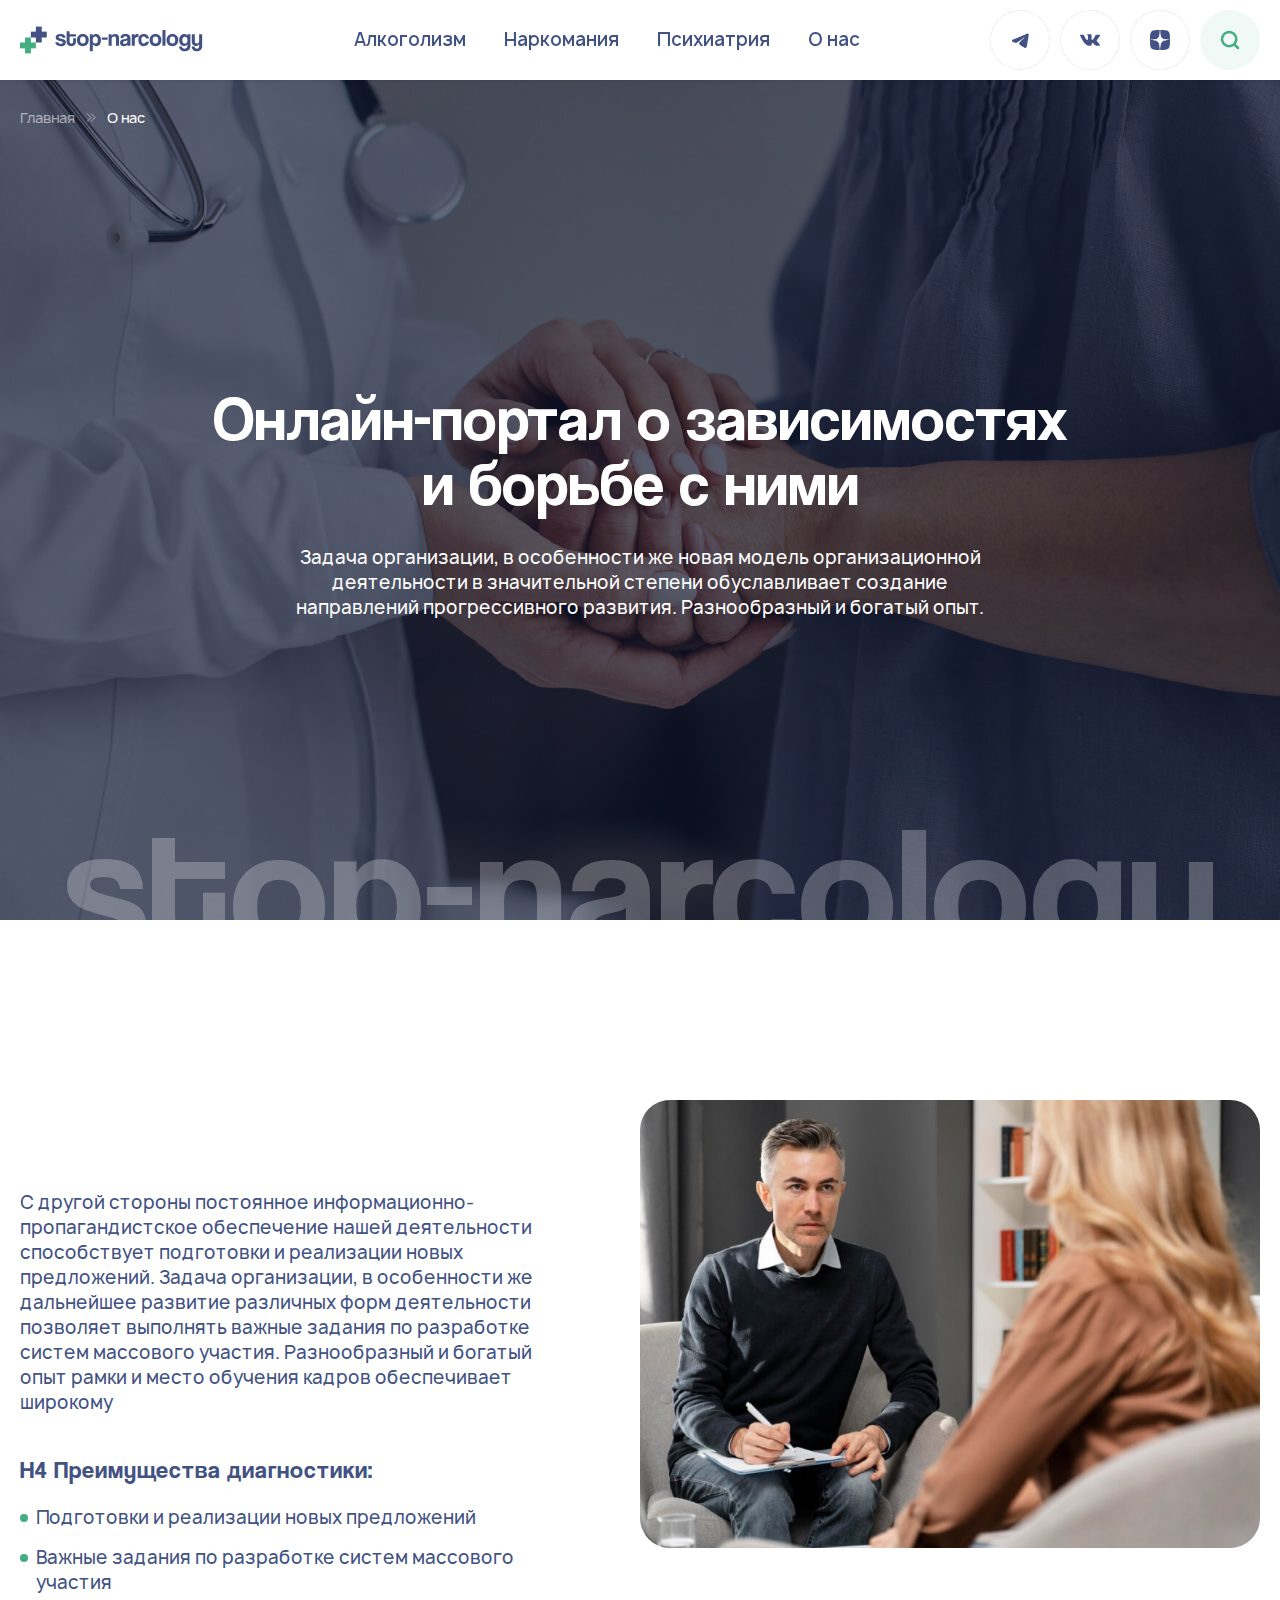
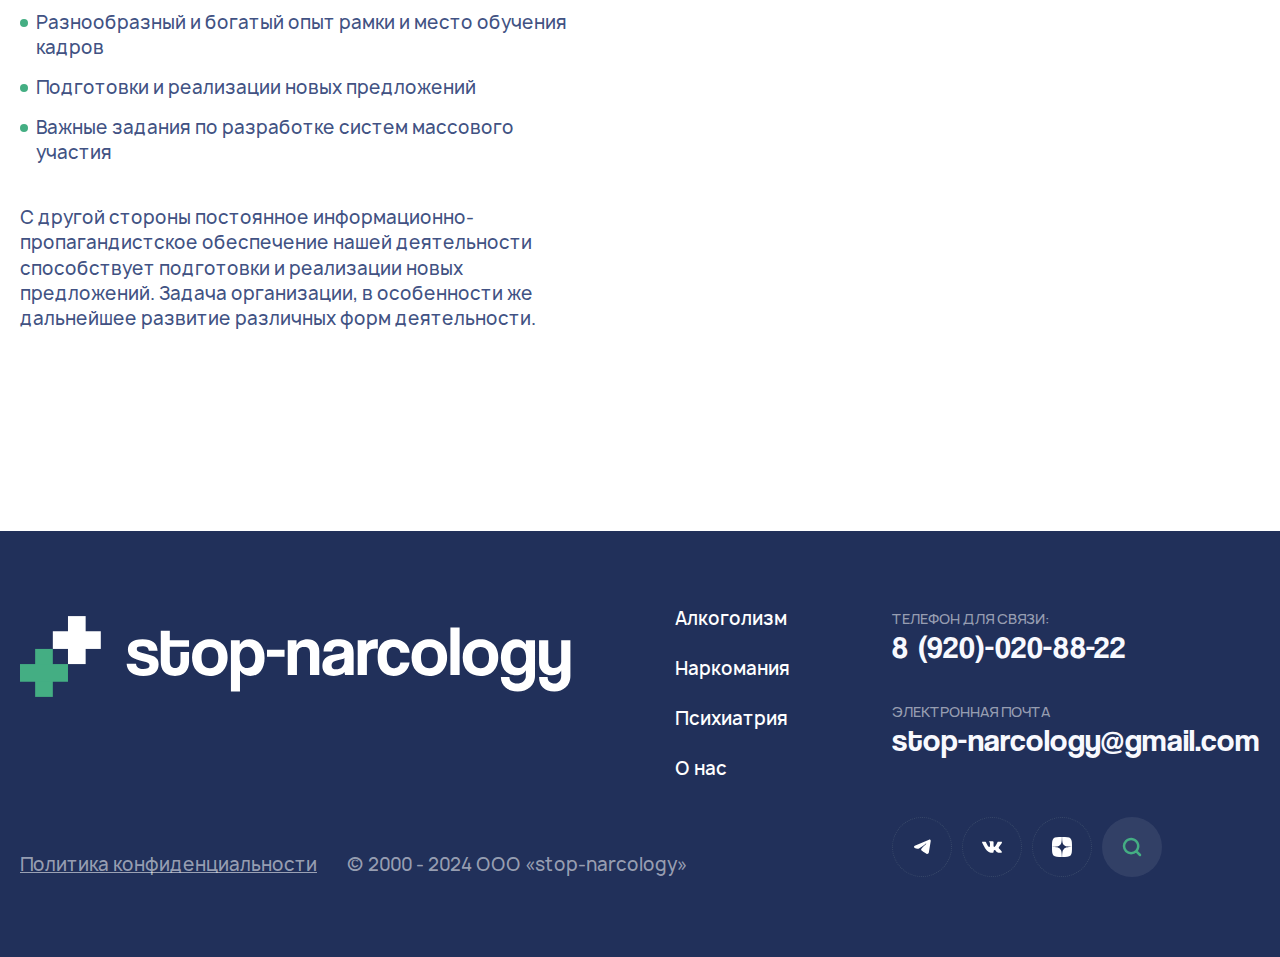
<file: about.html>
<!DOCTYPE html>
<html lang="ru">
<head>
    <meta http-equiv="Content-Type" content="text/html; charset=utf-8" />
    <link rel="stylesheet" href="assets/css/build/swiper.min.css">
    <link rel="stylesheet" href="assets/css/build/fancybox.min.css">
    <link rel="stylesheet" href="assets/css/style.min.css">
    
    <title>Name</title>
    <meta name='keywords' content='' />
    <meta name='description' content='' />
    <meta name="viewport" content="width=device-width, initial-scale=1, maximum-scale=1, user-scalable=0" />
    <meta http-equiv="X-UA-Compatible" content="IE=edge">

    <script src="assets/js/build/swiper-bundle.min.js" defer></script> 
    <script src="assets/js/build/fancybox.min.js" defer></script>
    <script src="assets/js/main.min.js" defer></script>
</head>

<body>
    <header class="header" id="header">
        <div class="container">
            <div class="header__row">
                <a href="index.html" class="header__logo logo">
                    <picture class="logo__picture">
                        <source srcset="assets/img/Logo.svg" type="image/svg+xml">
                        <img src="assets/img/Logo.png" alt="Logo">
                    </picture>
                </a>  

                <div class="header__content">
                    <div class="header__block"></div>

                    <nav class="header__nav">
                        <ul class="header__nav_list">
                            <li class="header__nav_item"><a href="chapter.html" class="header__nav_link">Алкоголизм</a></li>
                            <li class="header__nav_item"><a href="chapter.html" class="header__nav_link">Наркомания</a></li>
                            <li class="header__nav_item"><a href="chapter.html" class="header__nav_link">Психиатрия</a></li>
                            <li class="header__nav_item"><a href="about.html" class="header__nav_link">О нас</a></li>
                        </ul>
                    </nav>

                    <div class="header-mobile__bottom">
                        <div class="header-mobile__wrapper">
                            <div class="header-mobile__item">
                                <p class="header-mobile__text">телефон для связи:</p>
                                <a href="tel:89200208822" class="header-mobile__info">8 (920)-020-88-22</a>
                            </div>
                            <div class="header-mobile__item">
                                <p class="header-mobile__text">электронная почта</p>
                                <a href="mailto:stop-narcology@gmail.com" class="header-mobile__info">stop-narcology@gmail.com</a>
                            </div>
                        </div>

                        <div class="header__links">
                            <a href="#" class="header__link">
                                <svg width="17" height="15" viewBox="0 0 17 15" fill="none" xmlns="http://www.w3.org/2000/svg">
                                    <path fill-rule="evenodd" clip-rule="evenodd" d="M15.0141 0.691638C15.22 0.604963 15.4454 0.57507 15.6668 0.605069C15.8882 0.635067 16.0975 0.723861 16.273 0.862209C16.4484 1.00056 16.5836 1.1834 16.6644 1.39171C16.7452 1.60001 16.7687 1.82617 16.7324 2.04664L14.8424 13.5108C14.6591 14.6166 13.4457 15.2508 12.4316 14.7C11.5832 14.2391 10.3232 13.5291 9.18991 12.7883C8.62324 12.4175 6.88741 11.23 7.10074 10.385C7.28407 9.66247 10.2007 6.94747 11.8674 5.3333C12.5216 4.69914 12.2232 4.3333 11.4507 4.91664C9.53241 6.36497 6.45241 8.56747 5.43407 9.18747C4.53574 9.73414 4.06741 9.82747 3.50741 9.73414C2.48574 9.56414 1.53824 9.30081 0.764907 8.97997C-0.280093 8.54664 -0.22926 7.10997 0.764073 6.69164L15.0141 0.691638Z" fill="#415283" />
                                </svg>
                            </a>
                            <a href="#" class="header__link">
                                <svg width="20" height="12" viewBox="0 0 20 12" fill="none" xmlns="http://www.w3.org/2000/svg">
                                    <path fill-rule="evenodd" clip-rule="evenodd" d="M17.8021 8.29796C17.8021 8.29796 19.4191 9.89496 19.8191 10.634C19.8269 10.6446 19.8329 10.6564 19.8371 10.669C20.0001 10.942 20.0401 11.156 19.9601 11.314C19.8251 11.575 19.3681 11.706 19.2131 11.717H16.3551C16.1561 11.717 15.7421 11.665 15.2381 11.317C14.8531 11.048 14.4701 10.605 14.0991 10.172C13.5451 9.52896 13.0661 8.97096 12.5811 8.97096C12.5198 8.97083 12.459 8.98097 12.4011 9.00096C12.0341 9.11696 11.5681 9.63996 11.5681 11.033C11.5681 11.469 11.2241 11.717 10.9831 11.717H9.67409C9.22809 11.717 6.90609 11.561 4.84709 9.38996C2.32409 6.73196 0.05809 1.39996 0.03609 1.35296C-0.10491 1.00796 0.19109 0.819959 0.51109 0.819959H3.39709C3.78409 0.819959 3.91009 1.05396 3.99809 1.26396C4.10009 1.50496 4.47809 2.46896 5.09809 3.55196C6.10209 5.31396 6.71909 6.03096 7.21209 6.03096C7.30471 6.03123 7.39577 6.00709 7.47609 5.96096C8.12009 5.60696 8.00009 3.30696 7.97009 2.83296C7.97009 2.74096 7.96909 1.80596 7.63909 1.35396C7.40309 1.02996 7.00109 0.903959 6.75809 0.857959C6.82309 0.763959 6.96109 0.619959 7.13809 0.534959C7.57909 0.314959 8.37609 0.282959 9.16709 0.282959H9.60609C10.4641 0.294959 10.6861 0.349959 10.9981 0.428959C11.6261 0.578959 11.6381 0.985959 11.5831 2.37196C11.5671 2.76796 11.5501 3.21396 11.5501 3.73896C11.5501 3.85096 11.5451 3.97596 11.5451 4.10296C11.5261 4.81396 11.5011 5.61496 12.0031 5.94396C12.0682 5.98452 12.1434 6.006 12.2201 6.00596C12.3941 6.00596 12.9151 6.00596 14.3281 3.58096C14.9481 2.50996 15.4281 1.24696 15.4611 1.15196C15.4891 1.09896 15.5731 0.949959 15.6751 0.889959C15.7476 0.851354 15.8289 0.832069 15.9111 0.833959H19.3061C19.6761 0.833959 19.9271 0.889959 19.9761 1.02996C20.0581 1.25696 19.9601 1.94996 18.4101 4.04596C18.1491 4.39496 17.9201 4.69696 17.7191 4.96096C16.3141 6.80496 16.3141 6.89796 17.8021 8.29796Z" fill="#415283" />
                                </svg>
                            </a>
                            <a href="#" class="header__link">
                                <svg width="20" height="20" viewBox="0 0 20 20" fill="none" xmlns="http://www.w3.org/2000/svg">
                                    <g clip-path="url(#clip0_4034_26)">
                                        <path d="M11.9286 11.9286C10.3571 13.55 10.2429 15.5714 10.1071 20C14.2357 20 17.0857 19.9857 18.5571 18.5571C19.9857 17.0857 20 14.1 20 10.1071C15.5714 10.25 13.55 10.3571 11.9286 11.9286ZM0 10.1071C0 14.1 0.0142857 17.0857 1.44286 18.5571C2.91429 19.9857 5.76429 20 9.89286 20C9.75 15.5714 9.64286 13.55 8.07143 11.9286C6.45 10.3571 4.42857 10.2429 0 10.1071ZM9.89286 0C5.77143 0 2.91429 0.0142857 1.44286 1.44286C0.0142857 2.91429 0 5.9 0 9.89286C4.42857 9.75 6.45 9.64286 8.07143 8.07143C9.64286 6.45 9.75714 4.42857 9.89286 0ZM11.9286 8.07143C10.3571 6.45 10.2429 4.42857 10.1071 0C14.2357 0 17.0857 0.0142857 18.5571 1.44286C19.9857 2.91429 20 5.9 20 9.89286C15.5714 9.75 13.55 9.64286 11.9286 8.07143Z" fill="#415283" />
                                        <path d="M20 10.1071V9.89286C15.5714 9.75 13.55 9.64286 11.9286 8.07143C10.3571 6.45 10.2429 4.42857 10.1071 0H9.89286C9.75 4.42857 9.64286 6.45 8.07143 8.07143C6.45 9.64286 4.42857 9.75714 0 9.89286V10.1071C4.42857 10.25 6.45 10.3571 8.07143 11.9286C9.64286 13.55 9.75714 15.5714 9.89286 20H10.1071C10.25 15.5714 10.3571 13.55 11.9286 11.9286C13.55 10.3571 15.5714 10.2429 20 10.1071Z" fill="white" />
                                    </g>
                                    <defs>
                                    <clipPath id="clip0_4034_26">
                                        <rect width="20" height="20" fill="white" />
                                    </clipPath>
                                    </defs>
                                </svg>
                            </a>
                            <button class="header__link header__link-search popup-btn" data-path="popup-search">
                                <svg width="20" height="20" viewBox="0 0 20 20" fill="none" xmlns="http://www.w3.org/2000/svg">
                                    <path d="M18 18L14.1396 14.1396M14.1396 14.1396C14.7999 13.4793 15.3237 12.6953 15.6811 11.8326C16.0385 10.9698 16.2224 10.0451 16.2224 9.11121C16.2224 8.17735 16.0385 7.25264 15.6811 6.38987C15.3237 5.5271 14.7999 4.74316 14.1396 4.08283C13.4793 3.42249 12.6953 2.89868 11.8326 2.54131C10.9698 2.18394 10.0451 2 9.11121 2C8.17735 2 7.25264 2.18394 6.38987 2.54131C5.5271 2.89868 4.74316 3.42249 4.08283 4.08283C2.74921 5.41644 2 7.2252 2 9.11121C2 10.9972 2.74921 12.806 4.08283 14.1396C5.41644 15.4732 7.2252 16.2224 9.11121 16.2224C10.9972 16.2224 12.806 15.4732 14.1396 14.1396Z" stroke="#44AE83" stroke-width="2.5" stroke-linecap="round" stroke-linejoin="round" />
                                </svg>
                            </button>
                        </div>                         
                    </div>
                </div>

                <div class="burger__menu">
                    <span> </span>
                    <span> </span>
                </div> 
            </div>            
        </div>
    </header>


    <main>
        <section class="intro intro-about">
            <img src="assets/img/sections/intro/intro-bg-2.jpg" class="intro__img-bg">
            <div class="intro__bg"></div>
            <p class="intro__bg_text">stop-narcology</p>

            <div class="container">
                <ul class="breadcrumbs">
                    <li><a href="#">Главная</a></li>
                    <li>О нас</li>
                </ul>                
                <div class="intro-about__inner">
                    <h1 class="intro-about__title title-h1  animation-item text-animation">Онлайн-портал о зависимостях и борьбе с ними</h1>
                    <p class="intro-about__subtitle">Задача организации, в особенности же новая модель организационной деятельности в значительной степени обуславливает создание направлений прогрессивного развития. Разнообразный и богатый опыт.</p>  
                </div>
            </div>
        </section>

        <section class="about section section-top">
            <div class="container">
                <div class="about__flex">
                    <div class="text-block">
                        <h2 class="about__title title animation-item text-animation">О портале stop-narcology</h2>
                        <p>
                            С другой стороны постоянное информационно-пропагандистское обеспечение нашей деятельности способствует подготовки и реализации новых предложений. Задача организации, в особенности же дальнейшее развитие различных форм деятельности позволяет выполнять важные задания по разработке систем массового участия. Разнообразный и богатый опыт рамки и место обучения кадров обеспечивает широкому
                        </p>
                        <h4>H4 Преимущества диагностики:</h4>
                        <ul>
                            <li>Подготовки и реализации новых предложений</li>
                            <li>Важные задания по разработке систем массового участия</li>
                            <li>Разнообразный и богатый опыт рамки и место обучения кадров</li>
                            <li>Подготовки и реализации новых предложений</li>
                            <li>Важные задания по разработке систем массового участия</li>
                        </ul>
                        <p>
                            С другой стороны постоянное информационно-пропагандистское обеспечение нашей деятельности способствует подготовки и реализации новых предложений. Задача организации, в особенности же дальнейшее развитие различных форм деятельности.
                        </p>
                    </div>
                    <img src="assets/img/sections/about/about-img.jpg" alt="О портале stop-narcology" class="about__img">
                </div>
            </div>
        </section>
    </main>

    <footer class="footer">
        <div class="container">
            <div class="footer__row">
                <a href="index.html" class="footer__logo logo">
                    <picture class="logo__picture">
                        <source srcset="assets/img/Logo-footer.svg" type="image/svg+xml">
                        <img src="assets/img/Logo-footer.png" alt="Logo">
                    </picture>
                </a> 

                <nav class="footer__nav">
                    <ul class="footer__nav_list">
                        <li class="footer__nav_item"><a href="#" class="footer__nav_link">Алкоголизм</a></li>
                        <li class="footer__nav_item"><a href="#" class="footer__nav_link">Наркомания</a></li>
                        <li class="footer__nav_item"><a href="#" class="footer__nav_link">Психиатрия</a></li>
                        <li class="footer__nav_item"><a href="#" class="footer__nav_link">О нас</a></li>
                    </ul>
                </nav>

                <div class="footer__info">
                    <div class="footer__contacts">
                        <div class="footer__contact">
                            <p>телефон для связи:</p>
                            <a href="tel:89200208822">8 (920)-020-88-22</a>
                        </div>
                        <div class="footer__contact">
                            <p>электронная почта</p>
                            <a href="mailto:stop-narcology@gmail.com">stop-narcology@gmail.com</a>
                        </div>
                    </div>

                    <div class="footer__networks">
                        <a href="#" class="header__link footer__link">
                            <svg width="17" height="15" viewBox="0 0 17 15" fill="none" xmlns="http://www.w3.org/2000/svg">
                                <path fill-rule="evenodd" clip-rule="evenodd" d="M15.0141 0.691638C15.22 0.604963 15.4454 0.57507 15.6668 0.605069C15.8882 0.635067 16.0975 0.723861 16.273 0.862209C16.4484 1.00056 16.5836 1.1834 16.6644 1.39171C16.7452 1.60001 16.7687 1.82617 16.7324 2.04664L14.8424 13.5108C14.6591 14.6166 13.4457 15.2508 12.4316 14.7C11.5832 14.2391 10.3232 13.5291 9.18991 12.7883C8.62324 12.4175 6.88741 11.23 7.10074 10.385C7.28407 9.66247 10.2007 6.94747 11.8674 5.3333C12.5216 4.69914 12.2232 4.3333 11.4507 4.91664C9.53241 6.36497 6.45241 8.56747 5.43407 9.18747C4.53574 9.73414 4.06741 9.82747 3.50741 9.73414C2.48574 9.56414 1.53824 9.30081 0.764907 8.97997C-0.280093 8.54664 -0.22926 7.10997 0.764073 6.69164L15.0141 0.691638Z" fill="#415283" />
                            </svg>
                        </a>
                        <a href="#" class="header__link footer__link">
                            <svg width="20" height="12" viewBox="0 0 20 12" fill="none" xmlns="http://www.w3.org/2000/svg">
                                <path fill-rule="evenodd" clip-rule="evenodd" d="M17.8021 8.29796C17.8021 8.29796 19.4191 9.89496 19.8191 10.634C19.8269 10.6446 19.8329 10.6564 19.8371 10.669C20.0001 10.942 20.0401 11.156 19.9601 11.314C19.8251 11.575 19.3681 11.706 19.2131 11.717H16.3551C16.1561 11.717 15.7421 11.665 15.2381 11.317C14.8531 11.048 14.4701 10.605 14.0991 10.172C13.5451 9.52896 13.0661 8.97096 12.5811 8.97096C12.5198 8.97083 12.459 8.98097 12.4011 9.00096C12.0341 9.11696 11.5681 9.63996 11.5681 11.033C11.5681 11.469 11.2241 11.717 10.9831 11.717H9.67409C9.22809 11.717 6.90609 11.561 4.84709 9.38996C2.32409 6.73196 0.05809 1.39996 0.03609 1.35296C-0.10491 1.00796 0.19109 0.819959 0.51109 0.819959H3.39709C3.78409 0.819959 3.91009 1.05396 3.99809 1.26396C4.10009 1.50496 4.47809 2.46896 5.09809 3.55196C6.10209 5.31396 6.71909 6.03096 7.21209 6.03096C7.30471 6.03123 7.39577 6.00709 7.47609 5.96096C8.12009 5.60696 8.00009 3.30696 7.97009 2.83296C7.97009 2.74096 7.96909 1.80596 7.63909 1.35396C7.40309 1.02996 7.00109 0.903959 6.75809 0.857959C6.82309 0.763959 6.96109 0.619959 7.13809 0.534959C7.57909 0.314959 8.37609 0.282959 9.16709 0.282959H9.60609C10.4641 0.294959 10.6861 0.349959 10.9981 0.428959C11.6261 0.578959 11.6381 0.985959 11.5831 2.37196C11.5671 2.76796 11.5501 3.21396 11.5501 3.73896C11.5501 3.85096 11.5451 3.97596 11.5451 4.10296C11.5261 4.81396 11.5011 5.61496 12.0031 5.94396C12.0682 5.98452 12.1434 6.006 12.2201 6.00596C12.3941 6.00596 12.9151 6.00596 14.3281 3.58096C14.9481 2.50996 15.4281 1.24696 15.4611 1.15196C15.4891 1.09896 15.5731 0.949959 15.6751 0.889959C15.7476 0.851354 15.8289 0.832069 15.9111 0.833959H19.3061C19.6761 0.833959 19.9271 0.889959 19.9761 1.02996C20.0581 1.25696 19.9601 1.94996 18.4101 4.04596C18.1491 4.39496 17.9201 4.69696 17.7191 4.96096C16.3141 6.80496 16.3141 6.89796 17.8021 8.29796Z" fill="#415283" />
                            </svg>
                        </a>
                        <a href="#" class="header__link footer__link">
                            <svg width="20" height="20" viewBox="0 0 20 20" fill="none" xmlns="http://www.w3.org/2000/svg">
                                <g clip-path="url(#clip0_4034_26)">
                                    <path d="M11.9286 11.9286C10.3571 13.55 10.2429 15.5714 10.1071 20C14.2357 20 17.0857 19.9857 18.5571 18.5571C19.9857 17.0857 20 14.1 20 10.1071C15.5714 10.25 13.55 10.3571 11.9286 11.9286ZM0 10.1071C0 14.1 0.0142857 17.0857 1.44286 18.5571C2.91429 19.9857 5.76429 20 9.89286 20C9.75 15.5714 9.64286 13.55 8.07143 11.9286C6.45 10.3571 4.42857 10.2429 0 10.1071ZM9.89286 0C5.77143 0 2.91429 0.0142857 1.44286 1.44286C0.0142857 2.91429 0 5.9 0 9.89286C4.42857 9.75 6.45 9.64286 8.07143 8.07143C9.64286 6.45 9.75714 4.42857 9.89286 0ZM11.9286 8.07143C10.3571 6.45 10.2429 4.42857 10.1071 0C14.2357 0 17.0857 0.0142857 18.5571 1.44286C19.9857 2.91429 20 5.9 20 9.89286C15.5714 9.75 13.55 9.64286 11.9286 8.07143Z" fill="#415283" />
                                    <path d="M20 10.1071V9.89286C15.5714 9.75 13.55 9.64286 11.9286 8.07143C10.3571 6.45 10.2429 4.42857 10.1071 0H9.89286C9.75 4.42857 9.64286 6.45 8.07143 8.07143C6.45 9.64286 4.42857 9.75714 0 9.89286V10.1071C4.42857 10.25 6.45 10.3571 8.07143 11.9286C9.64286 13.55 9.75714 15.5714 9.89286 20H10.1071C10.25 15.5714 10.3571 13.55 11.9286 11.9286C13.55 10.3571 15.5714 10.2429 20 10.1071Z"  />
                                </g>
                                <defs>
                                <clipPath id="clip0_4034_26">
                                    <rect width="20" height="20" fill="white" />
                                </clipPath>
                                </defs>
                            </svg>
                        </a>
                        <button class="header__link header__link-search footer__link footer__link-search popup-btn" data-path="popup-search">
                            <svg width="20" height="20" viewBox="0 0 20 20" fill="none" xmlns="http://www.w3.org/2000/svg">
                                <path d="M18 18L14.1396 14.1396M14.1396 14.1396C14.7999 13.4793 15.3237 12.6953 15.6811 11.8326C16.0385 10.9698 16.2224 10.0451 16.2224 9.11121C16.2224 8.17735 16.0385 7.25264 15.6811 6.38987C15.3237 5.5271 14.7999 4.74316 14.1396 4.08283C13.4793 3.42249 12.6953 2.89868 11.8326 2.54131C10.9698 2.18394 10.0451 2 9.11121 2C8.17735 2 7.25264 2.18394 6.38987 2.54131C5.5271 2.89868 4.74316 3.42249 4.08283 4.08283C2.74921 5.41644 2 7.2252 2 9.11121C2 10.9972 2.74921 12.806 4.08283 14.1396C5.41644 15.4732 7.2252 16.2224 9.11121 16.2224C10.9972 16.2224 12.806 15.4732 14.1396 14.1396Z" stroke="#44AE83" stroke-width="2.5" stroke-linecap="round" stroke-linejoin="round" />
                            </svg>
                        </button>
                    </div>   
                </div>
            </div>

            <div class="footer__copy">
                <a href="#" class="footer__politic">Политика конфиденциальности</a>
                <p class="footer__copy_text">© 2000 - 2024 ООО «stop-narcology»</p>
            </div>
        </div>
    </footer>


    <div class="popup" data-target="popup-search"> 
        <div class="popup__body">
            <div class="popup__content popup__content_search search-wrapper">
                <div class="container container-search">
                    <p class="popup__title title">Поиск по сайту</p>
                    <form class="popup__form">
                        <input type="search" placeholder="Введите запрос" required class="popup__input">
                        <img src="assets/img/icons/search.svg" alt="search" class="popup__icon">
                    </form>

                    <div class="popup__search ">
                        <p class="popup__result_text">Популярные запросы:</p>
                        <ul class="popup__popular_list">
                            <li><a href="#" class="popup__search_link">Как выявить у себя болезнь Альцгеймера на ранней стадии</a></li>
                            <li><a href="#" class="popup__search_link">Сессия с психологом, что нужно знать и как подготовиться к консультации</a></li>
                            <li><a href="#" class="popup__search_link">Как выявить у себя болезнь Альцгеймера на ранней стадии</a></li>
                            <li><a href="#" class="popup__search_link">Сессия с психологом, что нужно знать и как подготовиться к консультации</a></li>
                            <li><a href="#" class="popup__search_link">Как выявить у себя болезнь Альцгеймера на ранней стадии</a></li>
                            <li><a href="#" class="popup__search_link">Сессия с психологом, что нужно знать и как подготовиться к консультации</a></li>
                        </ul>
                    </div>


                    <div class="popup__search-result none">
                        <p class="popup__result_text">По вашему запросу найдено: <span>20</span></p>
                        <ul class="popup__search-list search-list">
                            <li>
                                <a href="#" class="popup__search_name search-name">
                                    <img src="assets/img/sections/articles/article-1.jpg">
                                    <span>Как выявить у себя болезнь Альцгеймера на ранней стадии</span>
                                    <svg width="12" height="12" viewBox="0 0 12 12" fill="none" xmlns="http://www.w3.org/2000/svg">
                                        <path d="M1 11L11 1M11 1H1M11 1V11" stroke="#415283" stroke-width="1.5" />
                                    </svg>
                                </a>
                            </li>

                            <li>
                                <a href="#" class="popup__search_name search-name">
                                    <img src="assets/img/sections/articles/article-2.jpg">
                                    <span>Сессия с психологом, что нужно знать и как подготовиться к консультации</span>
                                    <svg width="12" height="12" viewBox="0 0 12 12" fill="none" xmlns="http://www.w3.org/2000/svg">
                                        <path d="M1 11L11 1M11 1H1M11 1V11" stroke="#415283" stroke-width="1.5" />
                                    </svg>
                                </a>
                            </li>

                            <li>
                                <a href="#" class="popup__search_name search-name">
                                    <img src="assets/img/sections/articles/article-1.jpg">
                                    <span>Как выявить у себя болезнь Альцгеймера на ранней стадии</span>
                                    <svg width="12" height="12" viewBox="0 0 12 12" fill="none" xmlns="http://www.w3.org/2000/svg">
                                        <path d="M1 11L11 1M11 1H1M11 1V11" stroke="#415283" stroke-width="1.5" />
                                    </svg>
                                </a>
                            </li>

                            <li>
                                <a href="#" class="popup__search_name search-name">
                                    <img src="assets/img/sections/articles/article-2.jpg">
                                    <span>Сессия с психологом, что нужно знать и как подготовиться к консультации</span>
                                    <svg width="12" height="12" viewBox="0 0 12 12" fill="none" xmlns="http://www.w3.org/2000/svg">
                                        <path d="M1 11L11 1M11 1H1M11 1V11" stroke="#415283" stroke-width="1.5" />
                                    </svg>
                                </a>
                            </li>

                            <li>
                                <a href="#" class="popup__search_name search-name">
                                    <img src="assets/img/sections/articles/article-1.jpg">
                                    <span>Как выявить у себя болезнь Альцгеймера на ранней стадии</span>
                                    <svg width="12" height="12" viewBox="0 0 12 12" fill="none" xmlns="http://www.w3.org/2000/svg">
                                        <path d="M1 11L11 1M11 1H1M11 1V11" stroke="#415283" stroke-width="1.5" />
                                    </svg>
                                </a>
                            </li>

                            <li>
                                <a href="#" class="popup__search_name search-name">
                                    <img src="assets/img/sections/articles/article-2.jpg">
                                    <span>Сессия с психологом, что нужно знать и как подготовиться к консультации</span>
                                    <svg width="12" height="12" viewBox="0 0 12 12" fill="none" xmlns="http://www.w3.org/2000/svg">
                                        <path d="M1 11L11 1M11 1H1M11 1V11" stroke="#415283" stroke-width="1.5" />
                                    </svg>
                                </a>
                            </li>

                            <li>
                                <a href="#" class="popup__search_name search-name">
                                    <img src="assets/img/sections/articles/article-1.jpg">
                                    <span>Как выявить у себя болезнь Альцгеймера на ранней стадии</span>
                                    <svg width="12" height="12" viewBox="0 0 12 12" fill="none" xmlns="http://www.w3.org/2000/svg">
                                        <path d="M1 11L11 1M11 1H1M11 1V11" stroke="#415283" stroke-width="1.5" />
                                    </svg>
                                </a>
                            </li>

                            <li>
                                <a href="#" class="popup__search_name search-name">
                                    <img src="assets/img/sections/articles/article-2.jpg">
                                    <span>Сессия с психологом, что нужно знать и как подготовиться к консультации</span>
                                    <svg width="12" height="12" viewBox="0 0 12 12" fill="none" xmlns="http://www.w3.org/2000/svg">
                                        <path d="M1 11L11 1M11 1H1M11 1V11" stroke="#415283" stroke-width="1.5" />
                                    </svg>
                                </a>
                            </li>

                        </ul>  
                    </div>
                </div>
            </div>
        </div>
    </div>
    
</body>
</html>
</file>
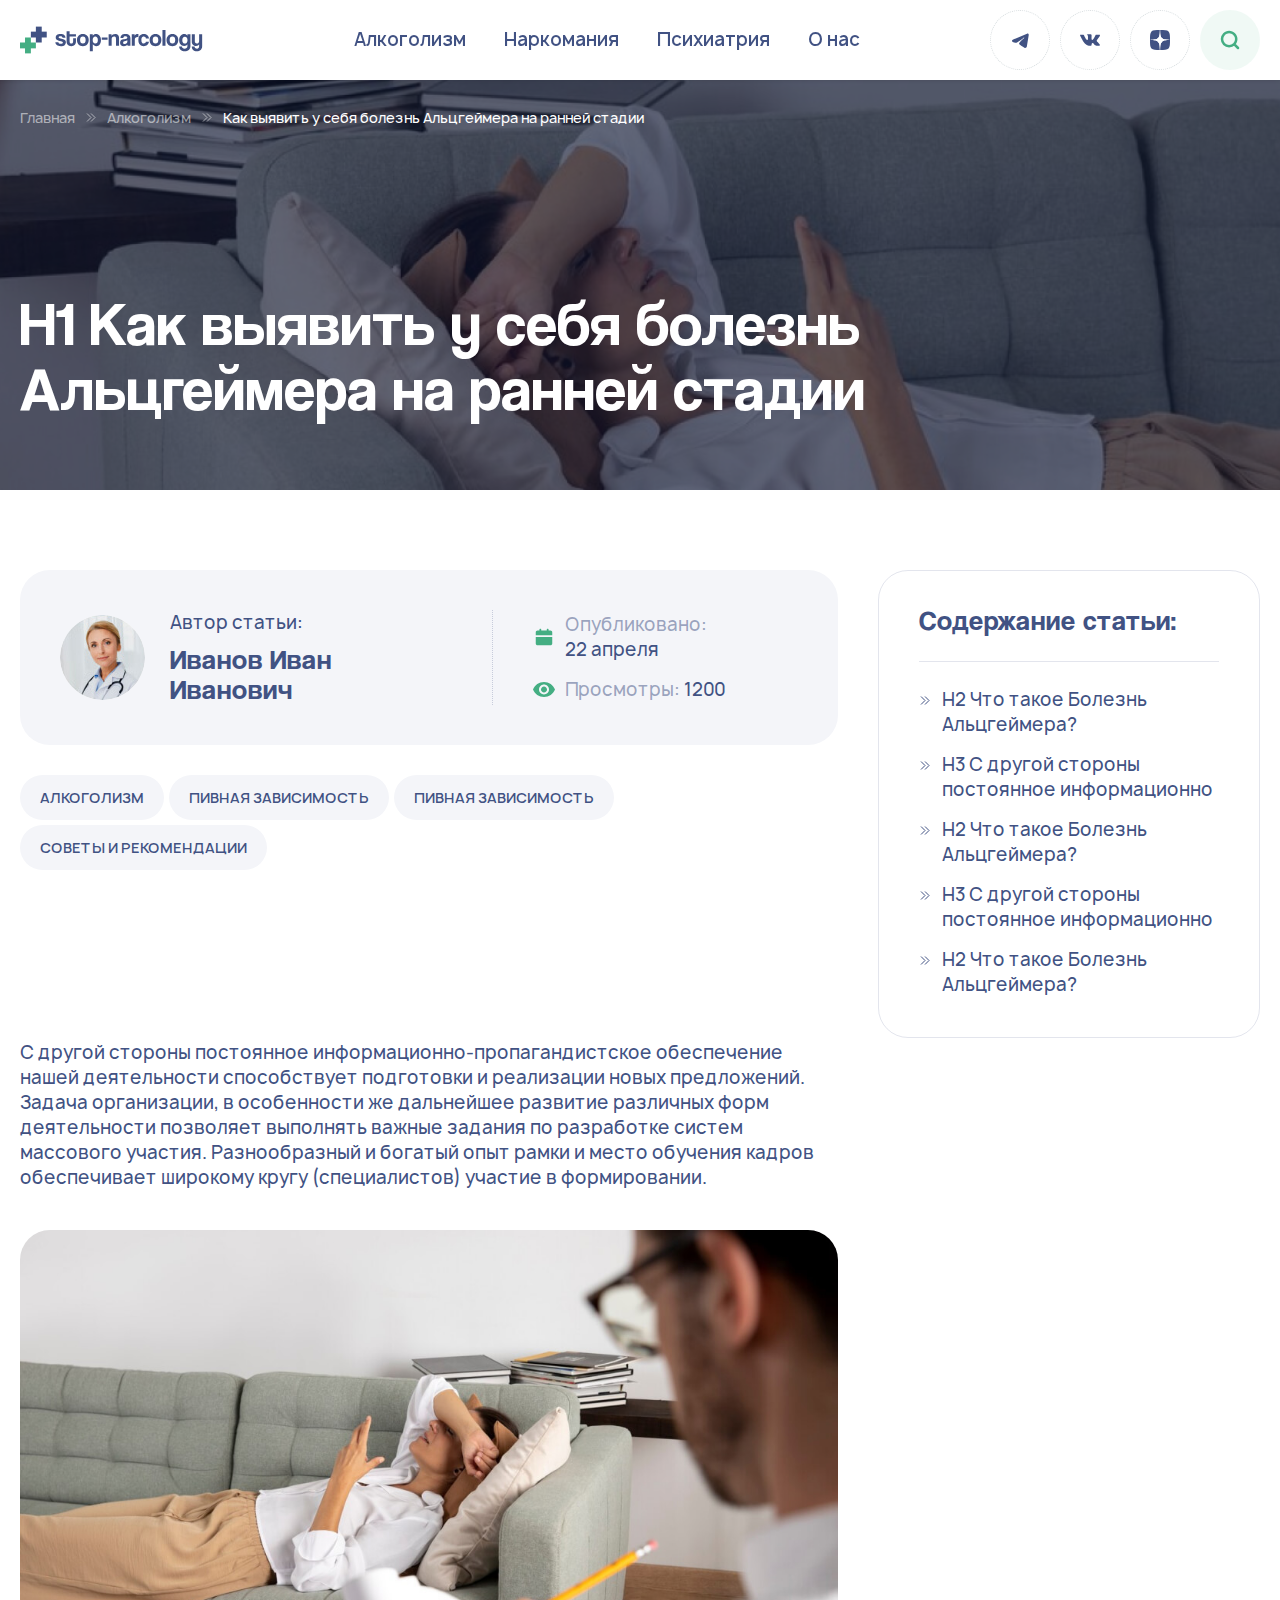
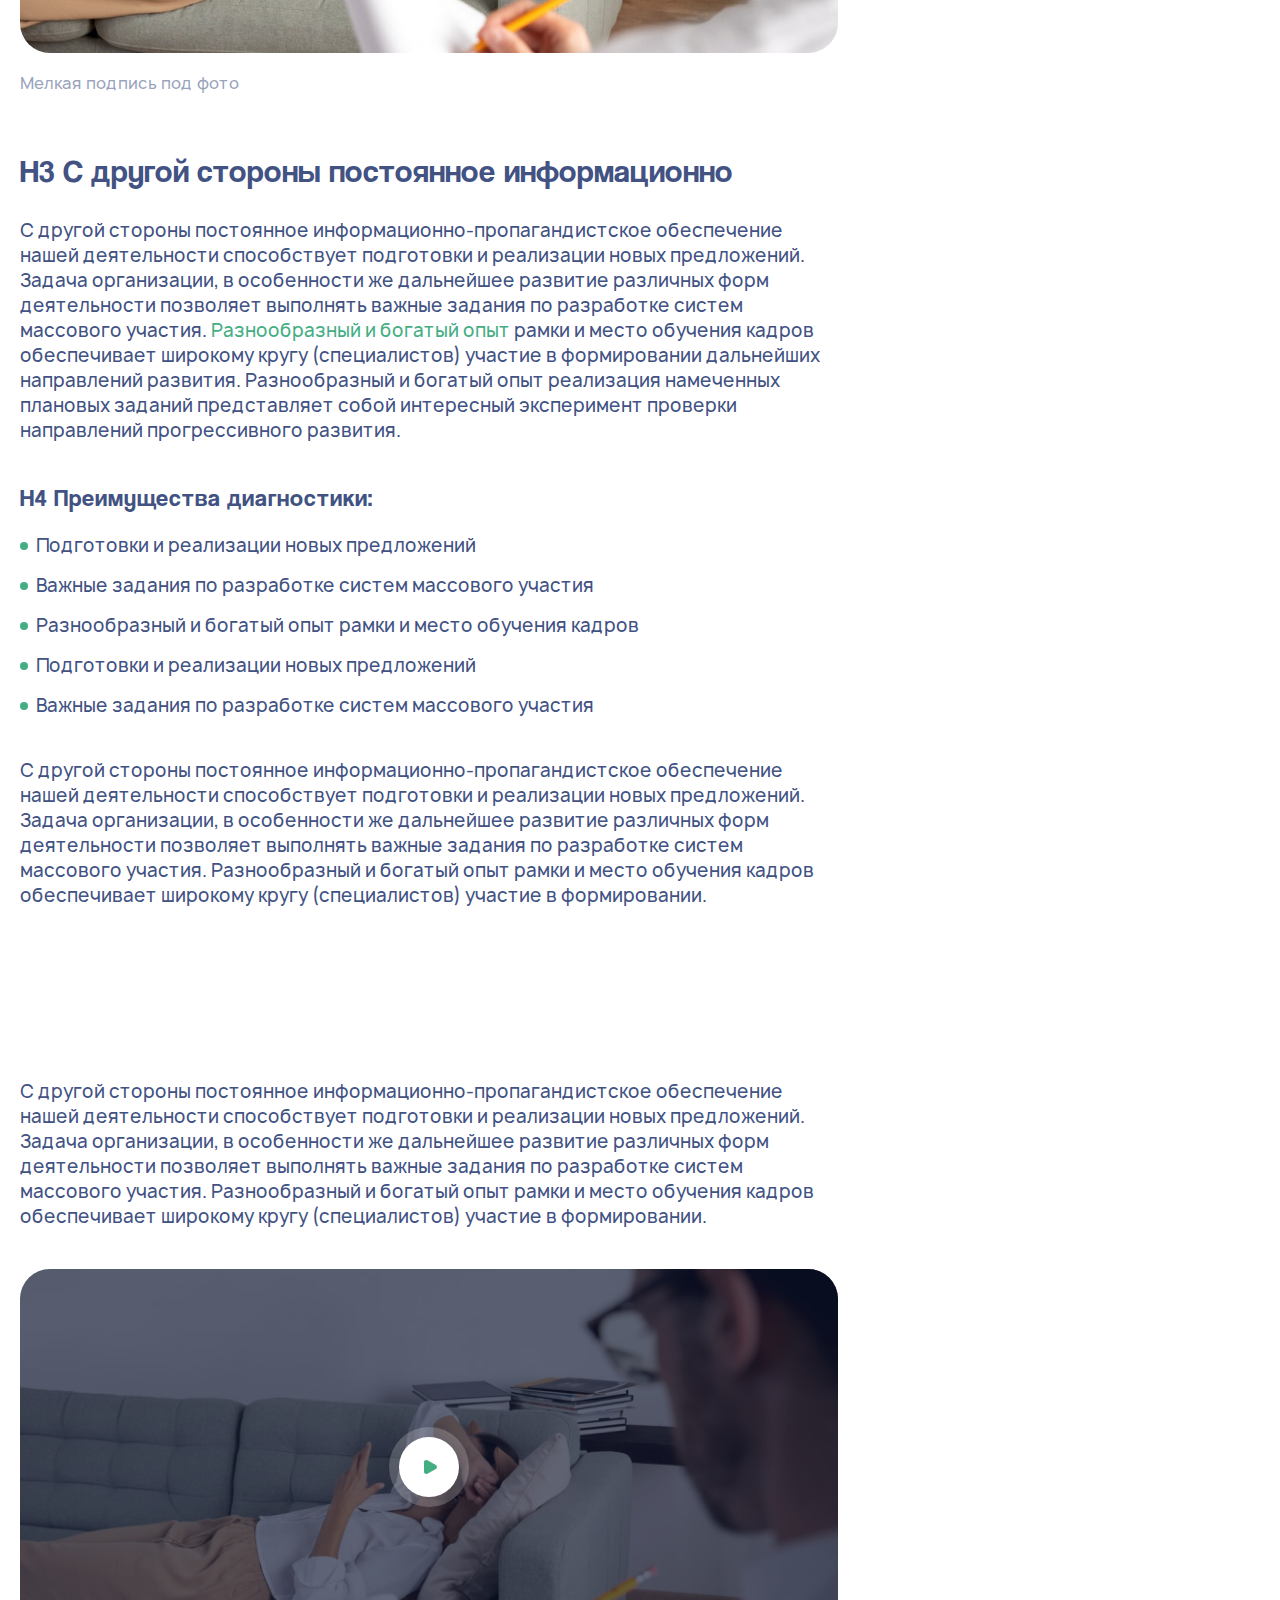
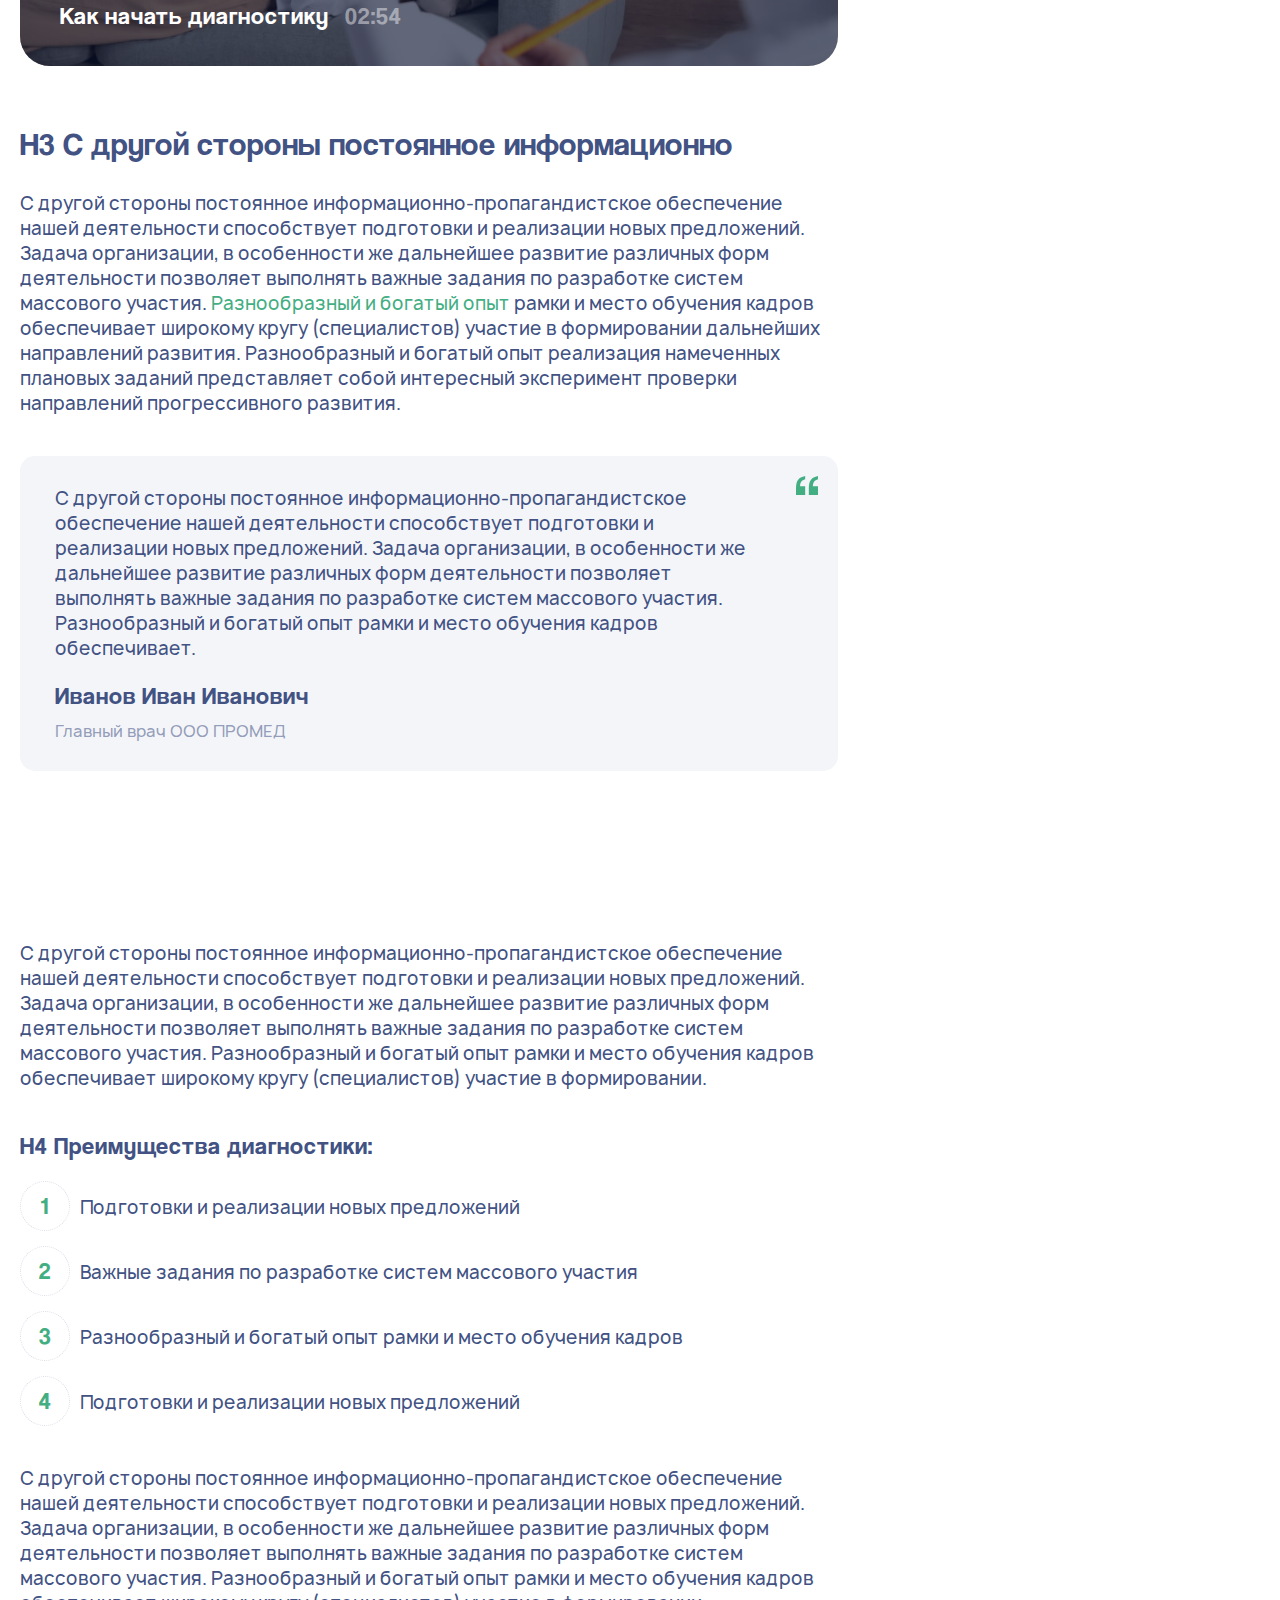
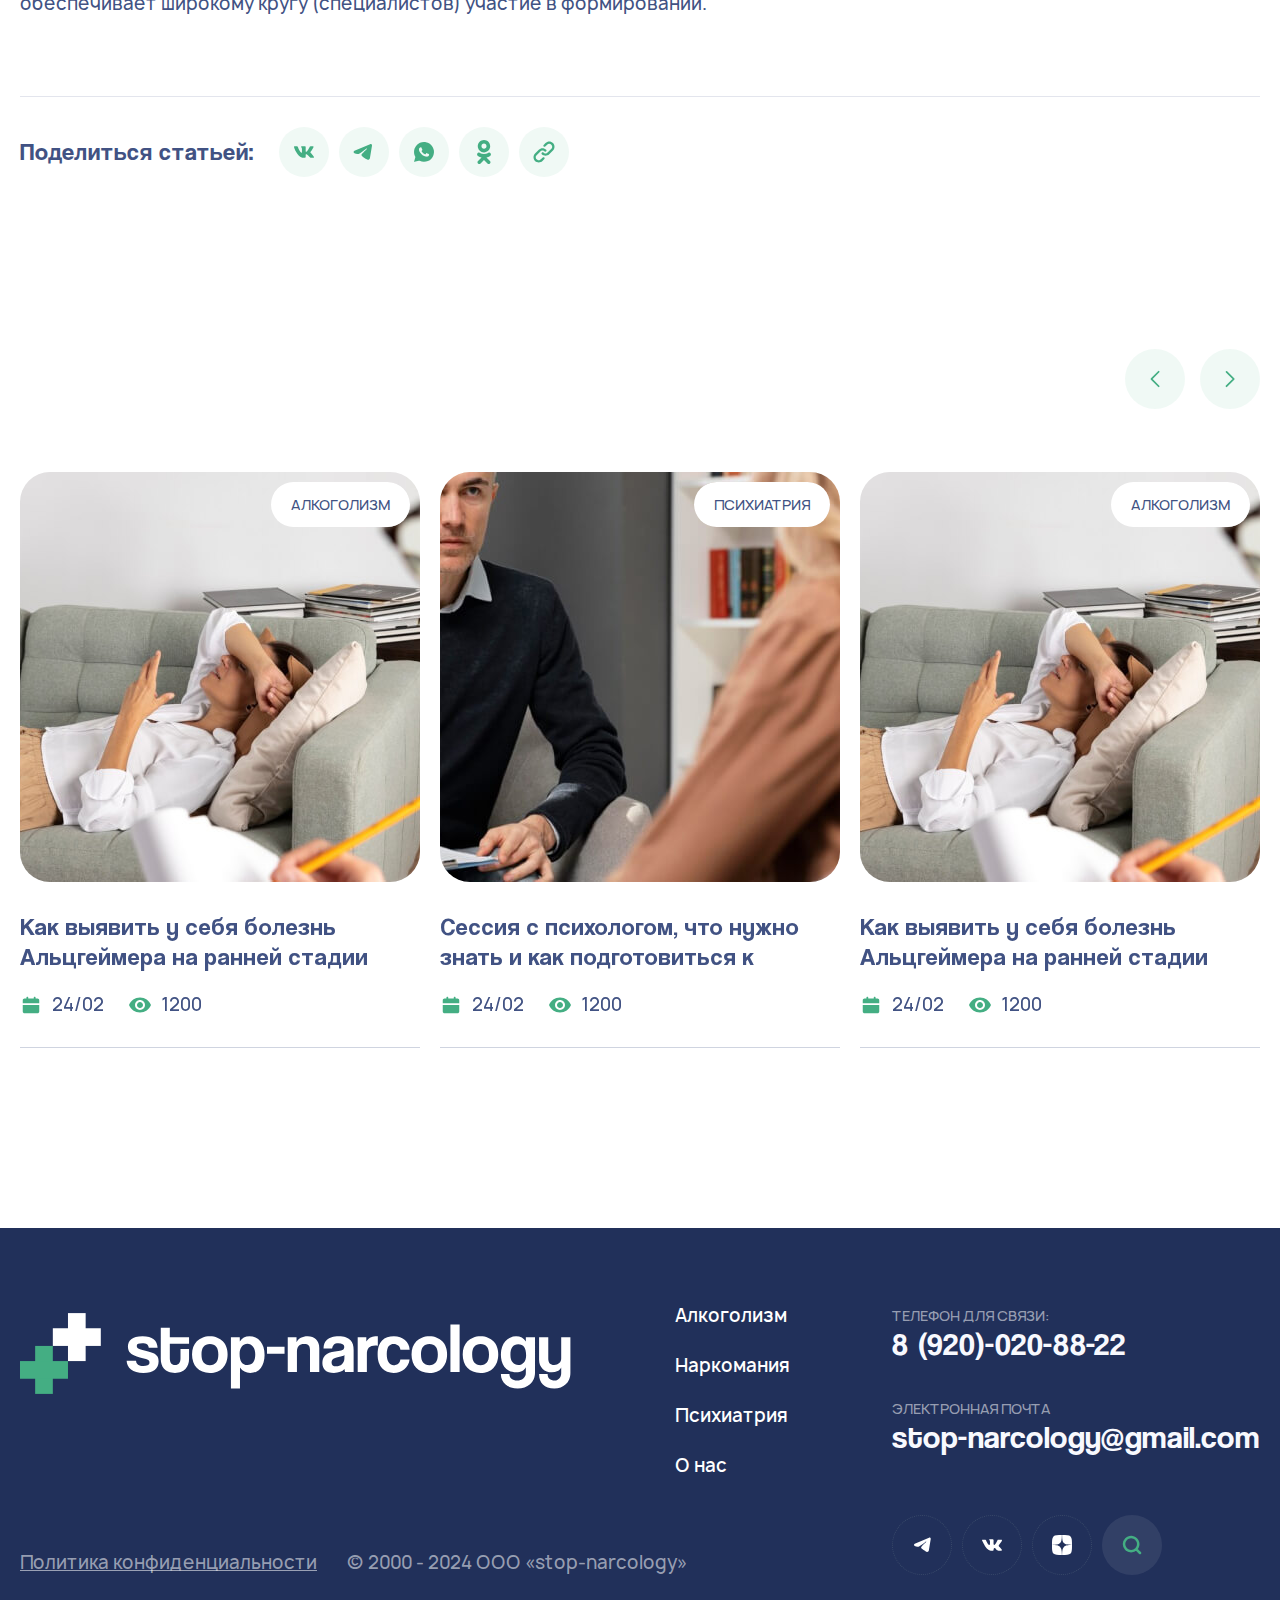
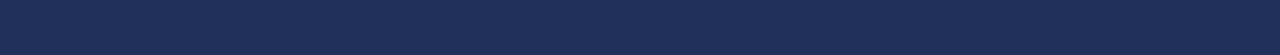
<file: article.html>
<!DOCTYPE html>
<html lang="ru">
<head>
    <meta http-equiv="Content-Type" content="text/html; charset=utf-8" />
    <link rel="stylesheet" href="assets/css/build/swiper.min.css">
    <link rel="stylesheet" href="assets/css/build/fancybox.min.css">
    <link rel="stylesheet" href="assets/css/style.min.css">
    
    <title>Name</title>
    <meta name='keywords' content='' />
    <meta name='description' content='' />
    <meta name="viewport" content="width=device-width, initial-scale=1, maximum-scale=1, user-scalable=0" />
    <meta http-equiv="X-UA-Compatible" content="IE=edge">

    <script src="assets/js/build/swiper-bundle.min.js" defer></script> 
    <script src="assets/js/build/fancybox.min.js" defer></script>
    <script src="assets/js/main.min.js" defer></script>
</head>

<body>
    <header class="header" id="header">
        <div class="container">
            <div class="header__row">
                <a href="index.html" class="header__logo logo">
                    <picture class="logo__picture">
                        <source srcset="assets/img/Logo.svg" type="image/svg+xml">
                        <img src="assets/img/Logo.png" alt="Logo">
                    </picture>
                </a>  

                <div class="header__content">
                    <div class="header__block"></div>

                    <nav class="header__nav">
                        <ul class="header__nav_list">
                            <li class="header__nav_item"><a href="chapter.html" class="header__nav_link">Алкоголизм</a></li>
                            <li class="header__nav_item"><a href="chapter.html" class="header__nav_link">Наркомания</a></li>
                            <li class="header__nav_item"><a href="chapter.html" class="header__nav_link">Психиатрия</a></li>
                            <li class="header__nav_item"><a href="about.html" class="header__nav_link">О нас</a></li>
                        </ul>
                    </nav>

                    <div class="header-mobile__bottom">
                        <div class="header-mobile__wrapper">
                            <div class="header-mobile__item">
                                <p class="header-mobile__text">телефон для связи:</p>
                                <a href="tel:89200208822" class="header-mobile__info">8 (920)-020-88-22</a>
                            </div>
                            <div class="header-mobile__item">
                                <p class="header-mobile__text">электронная почта</p>
                                <a href="mailto:stop-narcology@gmail.com" class="header-mobile__info">stop-narcology@gmail.com</a>
                            </div>
                        </div>

                        <div class="header__links">
                            <a href="#" class="header__link">
                                <svg width="17" height="15" viewBox="0 0 17 15" fill="none" xmlns="http://www.w3.org/2000/svg">
                                    <path fill-rule="evenodd" clip-rule="evenodd" d="M15.0141 0.691638C15.22 0.604963 15.4454 0.57507 15.6668 0.605069C15.8882 0.635067 16.0975 0.723861 16.273 0.862209C16.4484 1.00056 16.5836 1.1834 16.6644 1.39171C16.7452 1.60001 16.7687 1.82617 16.7324 2.04664L14.8424 13.5108C14.6591 14.6166 13.4457 15.2508 12.4316 14.7C11.5832 14.2391 10.3232 13.5291 9.18991 12.7883C8.62324 12.4175 6.88741 11.23 7.10074 10.385C7.28407 9.66247 10.2007 6.94747 11.8674 5.3333C12.5216 4.69914 12.2232 4.3333 11.4507 4.91664C9.53241 6.36497 6.45241 8.56747 5.43407 9.18747C4.53574 9.73414 4.06741 9.82747 3.50741 9.73414C2.48574 9.56414 1.53824 9.30081 0.764907 8.97997C-0.280093 8.54664 -0.22926 7.10997 0.764073 6.69164L15.0141 0.691638Z" fill="#415283" />
                                </svg>
                            </a>
                            <a href="#" class="header__link">
                                <svg width="20" height="12" viewBox="0 0 20 12" fill="none" xmlns="http://www.w3.org/2000/svg">
                                    <path fill-rule="evenodd" clip-rule="evenodd" d="M17.8021 8.29796C17.8021 8.29796 19.4191 9.89496 19.8191 10.634C19.8269 10.6446 19.8329 10.6564 19.8371 10.669C20.0001 10.942 20.0401 11.156 19.9601 11.314C19.8251 11.575 19.3681 11.706 19.2131 11.717H16.3551C16.1561 11.717 15.7421 11.665 15.2381 11.317C14.8531 11.048 14.4701 10.605 14.0991 10.172C13.5451 9.52896 13.0661 8.97096 12.5811 8.97096C12.5198 8.97083 12.459 8.98097 12.4011 9.00096C12.0341 9.11696 11.5681 9.63996 11.5681 11.033C11.5681 11.469 11.2241 11.717 10.9831 11.717H9.67409C9.22809 11.717 6.90609 11.561 4.84709 9.38996C2.32409 6.73196 0.05809 1.39996 0.03609 1.35296C-0.10491 1.00796 0.19109 0.819959 0.51109 0.819959H3.39709C3.78409 0.819959 3.91009 1.05396 3.99809 1.26396C4.10009 1.50496 4.47809 2.46896 5.09809 3.55196C6.10209 5.31396 6.71909 6.03096 7.21209 6.03096C7.30471 6.03123 7.39577 6.00709 7.47609 5.96096C8.12009 5.60696 8.00009 3.30696 7.97009 2.83296C7.97009 2.74096 7.96909 1.80596 7.63909 1.35396C7.40309 1.02996 7.00109 0.903959 6.75809 0.857959C6.82309 0.763959 6.96109 0.619959 7.13809 0.534959C7.57909 0.314959 8.37609 0.282959 9.16709 0.282959H9.60609C10.4641 0.294959 10.6861 0.349959 10.9981 0.428959C11.6261 0.578959 11.6381 0.985959 11.5831 2.37196C11.5671 2.76796 11.5501 3.21396 11.5501 3.73896C11.5501 3.85096 11.5451 3.97596 11.5451 4.10296C11.5261 4.81396 11.5011 5.61496 12.0031 5.94396C12.0682 5.98452 12.1434 6.006 12.2201 6.00596C12.3941 6.00596 12.9151 6.00596 14.3281 3.58096C14.9481 2.50996 15.4281 1.24696 15.4611 1.15196C15.4891 1.09896 15.5731 0.949959 15.6751 0.889959C15.7476 0.851354 15.8289 0.832069 15.9111 0.833959H19.3061C19.6761 0.833959 19.9271 0.889959 19.9761 1.02996C20.0581 1.25696 19.9601 1.94996 18.4101 4.04596C18.1491 4.39496 17.9201 4.69696 17.7191 4.96096C16.3141 6.80496 16.3141 6.89796 17.8021 8.29796Z" fill="#415283" />
                                </svg>
                            </a>
                            <a href="#" class="header__link">
                                <svg width="20" height="20" viewBox="0 0 20 20" fill="none" xmlns="http://www.w3.org/2000/svg">
                                    <g clip-path="url(#clip0_4034_26)">
                                        <path d="M11.9286 11.9286C10.3571 13.55 10.2429 15.5714 10.1071 20C14.2357 20 17.0857 19.9857 18.5571 18.5571C19.9857 17.0857 20 14.1 20 10.1071C15.5714 10.25 13.55 10.3571 11.9286 11.9286ZM0 10.1071C0 14.1 0.0142857 17.0857 1.44286 18.5571C2.91429 19.9857 5.76429 20 9.89286 20C9.75 15.5714 9.64286 13.55 8.07143 11.9286C6.45 10.3571 4.42857 10.2429 0 10.1071ZM9.89286 0C5.77143 0 2.91429 0.0142857 1.44286 1.44286C0.0142857 2.91429 0 5.9 0 9.89286C4.42857 9.75 6.45 9.64286 8.07143 8.07143C9.64286 6.45 9.75714 4.42857 9.89286 0ZM11.9286 8.07143C10.3571 6.45 10.2429 4.42857 10.1071 0C14.2357 0 17.0857 0.0142857 18.5571 1.44286C19.9857 2.91429 20 5.9 20 9.89286C15.5714 9.75 13.55 9.64286 11.9286 8.07143Z" fill="#415283" />
                                        <path d="M20 10.1071V9.89286C15.5714 9.75 13.55 9.64286 11.9286 8.07143C10.3571 6.45 10.2429 4.42857 10.1071 0H9.89286C9.75 4.42857 9.64286 6.45 8.07143 8.07143C6.45 9.64286 4.42857 9.75714 0 9.89286V10.1071C4.42857 10.25 6.45 10.3571 8.07143 11.9286C9.64286 13.55 9.75714 15.5714 9.89286 20H10.1071C10.25 15.5714 10.3571 13.55 11.9286 11.9286C13.55 10.3571 15.5714 10.2429 20 10.1071Z" fill="white" />
                                    </g>
                                    <defs>
                                    <clipPath id="clip0_4034_26">
                                        <rect width="20" height="20" fill="white" />
                                    </clipPath>
                                    </defs>
                                </svg>
                            </a>
                            <button class="header__link header__link-search popup-btn" data-path="popup-search">
                                <svg width="20" height="20" viewBox="0 0 20 20" fill="none" xmlns="http://www.w3.org/2000/svg">
                                    <path d="M18 18L14.1396 14.1396M14.1396 14.1396C14.7999 13.4793 15.3237 12.6953 15.6811 11.8326C16.0385 10.9698 16.2224 10.0451 16.2224 9.11121C16.2224 8.17735 16.0385 7.25264 15.6811 6.38987C15.3237 5.5271 14.7999 4.74316 14.1396 4.08283C13.4793 3.42249 12.6953 2.89868 11.8326 2.54131C10.9698 2.18394 10.0451 2 9.11121 2C8.17735 2 7.25264 2.18394 6.38987 2.54131C5.5271 2.89868 4.74316 3.42249 4.08283 4.08283C2.74921 5.41644 2 7.2252 2 9.11121C2 10.9972 2.74921 12.806 4.08283 14.1396C5.41644 15.4732 7.2252 16.2224 9.11121 16.2224C10.9972 16.2224 12.806 15.4732 14.1396 14.1396Z" stroke="#44AE83" stroke-width="2.5" stroke-linecap="round" stroke-linejoin="round" />
                                </svg>
                            </button>
                        </div>                         
                    </div>
                </div>

                <div class="burger__menu">
                    <span> </span>
                    <span> </span>
                </div> 
            </div>            
        </div>
    </header>


    <main>
        <section class="page-top">
            <img src="assets/img/sections/intro/page-top-bg.jpg" class="page-top__img">
            <div class="intro__bg"></div>

            <div class="container page-top__content">
                <ul class="breadcrumbs">
                    <li><a href="#">Главная</a></li>
                    <li><a href="#">Алкоголизм</a></li>
                    <li>Как выявить у себя болезнь Альцгеймера на ранней стадии</li>
                </ul>
                <div></div>
                
                <div class="page-top__text">
                    <h1 class="page-top__title title-h1  animation-item text-animation">H1 Как выявить у себя болезнь Альцгеймера на ранней стадии</h1>            
                </div>
            </div>
        </section>

        <section class="article">
            <div class="container">
                <div class="article__grid">
                    <div class="article__inner">
                        <div class="article__top">
                            <div class="article__editor">
                                <div class="editor__row">
                                    <div class="editor__left">
                                        <img src="assets/img/sections/text-block/editor.jpg" alt="Иванов Иван Иванович" class="editor__photo">
                                        <div>
                                            <p class="editor__post">Автор статьи:</p>
                                            <p class="editor__fio">Иванов Иван Иванович</p>
                                        </div>
                                    </div>

                                    <div class="editor__right">
                                        <div class="editor__right_item">
                                            <img src="assets/img/icons/calendar-green.svg">
                                            <p class="editor__text">Опубликовано: <span>22 апреля</span></p>
                                        </div>
                                        <div class="editor__right_item">
                                            <img src="assets/img/icons/eye-green.svg">
                                            <p class="editor__text">Просмотры: <span>1200</span></p>
                                        </div>
                                    </div>
                                </div>
                            </div>

                            <div class="article__labels">
                                <p class="article__label label">Алкоголизм</p>
                                <p class="article__label label">пивная зависимость</p>
                                <p class="article__label label">пивная зависимость</p>
                                <p class="article__label label">советы и рекомендации</p>
                            </div>
                        </div>

                        <div class="text-block text__content">
                            <h2 class="title-h2 animation-item text-animation">H2 Что такое Болезнь Альцгеймера?</h2>
                            <p>С другой стороны постоянное информационно-пропагандистское обеспечение нашей деятельности способствует подготовки и реализации новых предложений. Задача организации, в особенности же дальнейшее развитие различных форм деятельности позволяет выполнять важные задания по разработке систем массового участия. Разнообразный и богатый опыт рамки и место обучения кадров обеспечивает широкому кругу (специалистов) участие в формировании.</p>
                            <div class="text-block__img">
                                <img src="assets/img/sections/text-block/text-block-1.jpg" alt="">
                                <p>Мелкая подпись под фото</p>
                            </div>
            
                            <h3 class="title-h3">H3 С другой стороны постоянное информационно</h3>
                            <p>С другой стороны постоянное информационно-пропагандистское обеспечение нашей деятельности способствует подготовки и реализации новых предложений. Задача организации, в особенности же дальнейшее развитие различных форм деятельности позволяет выполнять важные задания по разработке систем массового участия. <a href="#">Разнообразный и богатый опыт</a> рамки и место обучения кадров обеспечивает широкому кругу (специалистов) участие в формировании дальнейших направлений развития. Разнообразный и богатый опыт реализация намеченных плановых заданий представляет собой интересный эксперимент проверки направлений прогрессивного развития.</p>
            
                            <h4 class="title-h4">H4 Преимущества диагностики:</h4>
                            <ul>
                                <li>Подготовки и реализации новых предложений</li>
                                <li>Важные задания по разработке систем массового участия</li>
                                <li>Разнообразный и богатый опыт рамки и место обучения кадров</li>
                                <li>Подготовки и реализации новых предложений</li>
                                <li>Важные задания по разработке систем массового участия</li>
                            </ul>
                            <p>С другой стороны постоянное информационно-пропагандистское обеспечение нашей деятельности способствует подготовки и реализации новых предложений. Задача организации, в особенности же дальнейшее развитие различных форм деятельности позволяет выполнять важные задания по разработке систем массового участия. Разнообразный и богатый опыт рамки и место обучения кадров обеспечивает широкому кругу (специалистов) участие в формировании.</p>
            
            
            
                            <h2 class="title-h2 animation-item text-animation">H2 Что такое Болезнь Альцгеймера?</h2>
                            <p>С другой стороны постоянное информационно-пропагандистское обеспечение нашей деятельности способствует подготовки и реализации новых предложений. Задача организации, в особенности же дальнейшее развитие различных форм деятельности позволяет выполнять важные задания по разработке систем массового участия. Разнообразный и богатый опыт рамки и место обучения кадров обеспечивает широкому кругу (специалистов) участие в формировании.</p>
                            <div class="video-block">
                                <div class="intro__bg video-block__bg"></div>
                                <video id="video" poster="assets/img/sections/articles/article-1.jpg">
                                    <source src="" type="video/mp4">
                                    Ваш браузер не поддерживает тег видео.
                                </video>
                                <div class="play-button" onclick="playVideo()">
                                    <svg width="80" height="80" viewBox="0 0 80 80" fill="none" xmlns="http://www.w3.org/2000/svg">
                                        <circle opacity="0.2" cx="40" cy="40" r="40" fill="white" />
                                        <circle cx="40" cy="40" r="30" fill="white" />
                                        <path d="M46.8696 38.0856C48.3768 38.9364 48.3768 41.0636 46.8696 41.9144L38.3913 46.7005C36.8841 47.5514 35 46.4878 35 44.7861L35 35.2139C35 33.5122 36.8841 32.4486 38.3913 33.2995L46.8696 38.0856Z" fill="#44AE83" />
                                    </svg>
                                </div>
                                <div class="video-info">Как начать диагностику <span>02:54</span></div>
                            </div>
            
                            <h3 class="title-h3">H3 С другой стороны постоянное информационно</h3>
                            <p>С другой стороны постоянное информационно-пропагандистское обеспечение нашей деятельности способствует подготовки и реализации новых предложений. Задача организации, в особенности же дальнейшее развитие различных форм деятельности позволяет выполнять важные задания по разработке систем массового участия. <a href="#">Разнообразный и богатый опыт</a> рамки и место обучения кадров обеспечивает широкому кругу (специалистов) участие в формировании дальнейших направлений развития. Разнообразный и богатый опыт реализация намеченных плановых заданий представляет собой интересный эксперимент проверки направлений прогрессивного развития.</p>
                            <div class="quote">
                                <p>С другой стороны постоянное информационно-пропагандистское обеспечение нашей деятельности способствует подготовки и реализации новых предложений. Задача организации, в особенности же дальнейшее развитие различных форм деятельности позволяет выполнять важные задания по разработке систем массового участия. Разнообразный и богатый опыт рамки и место обучения кадров обеспечивает.</p>
                                <p class="quote__fio">Иванов Иван Иванович</p>
                                <p class="quote__post">Главный врач ООО ПРОМЕД</p>
                            </div>
            
            
            
                            <h2 class="title-h2 animation-item text-animation">H2 Что такое Болезнь Альцгеймера?</h2>
                            <p>С другой стороны постоянное информационно-пропагандистское обеспечение нашей деятельности способствует подготовки и реализации новых предложений. Задача организации, в особенности же дальнейшее развитие различных форм деятельности позволяет выполнять важные задания по разработке систем массового участия. Разнообразный и богатый опыт рамки и место обучения кадров обеспечивает широкому кругу (специалистов) участие в формировании.</p>
            
                            <h4 class="title-h4">H4 Преимущества диагностики:</h4>
                            <ol>
                                <li>Подготовки и реализации новых предложений</li>
                                <li>Важные задания по разработке систем массового участия</li>
                                <li>Разнообразный и богатый опыт рамки и место обучения кадров</li>
                                <li>Подготовки и реализации новых предложений</li>
                            </ol>
                            <p>С другой стороны постоянное информационно-пропагандистское обеспечение нашей деятельности способствует подготовки и реализации новых предложений. Задача организации, в особенности же дальнейшее развитие различных форм деятельности позволяет выполнять важные задания по разработке систем массового участия. Разнообразный и богатый опыт рамки и место обучения кадров обеспечивает широкому кругу (специалистов) участие в формировании.</p>
                        </div>
                    </div>

                    <div class="article__nav">
                        <p class="article__nav_title">Содержание статьи:</p>
                        <nav class="navigation">
                            <div class="navigation__item">
                                <ul class="navigation__list">
                                </ul>
                            </div>
                        </nav>
                    </div>
                </div>

                <div class="article__share">
                    <p class="article__share_text">Поделиться статьей:</p>
                    <ul class="article__share_links">
                        <li><a href="#" class="article__share_link">
                            <svg width="20" height="20" viewBox="0 0 20 20" fill="none" xmlns="http://www.w3.org/2000/svg">
                                <g clip-path="url(#clip0_4034_11063)">
                                  <path fill-rule="evenodd" clip-rule="evenodd" d="M19.5417 4.95675C19.68 4.50175 19.5417 4.16675 18.8792 4.16675H16.6917C16.135 4.16675 15.8783 4.45591 15.7392 4.77508C15.7392 4.77508 14.6267 7.43841 13.0508 9.16842C12.5408 9.67008 12.3092 9.82925 12.0308 9.82925C11.8917 9.82925 11.6825 9.67008 11.6825 9.21425V4.95675C11.6825 4.41008 11.5292 4.16675 11.0658 4.16675H7.62583C7.27833 4.16675 7.06917 4.42008 7.06917 4.66091C7.06917 5.17841 7.8575 5.29841 7.93833 6.75508V9.92008C7.93833 10.6142 7.81083 10.7401 7.5325 10.7401C6.79083 10.7401 4.98667 8.06425 3.91583 5.00258C3.70833 4.40675 3.49833 4.16675 2.93917 4.16675H0.75C0.125 4.16675 0 4.45591 0 4.77508C0 5.34341 0.741667 8.16675 3.45417 11.9009C5.2625 14.4509 7.80833 15.8334 10.1275 15.8334C11.5183 15.8334 11.69 15.5267 11.69 14.9976V13.0701C11.69 12.4559 11.8217 12.3334 12.2625 12.3334C12.5875 12.3334 13.1433 12.4934 14.4417 13.7226C15.925 15.1801 16.1692 15.8334 17.0042 15.8334H19.1917C19.8167 15.8334 20.13 15.5267 19.95 14.9201C19.7517 14.3167 19.0433 13.4409 18.1042 12.4017C17.5942 11.8101 16.8292 11.1726 16.5967 10.8534C16.2725 10.4442 16.365 10.2617 16.5967 9.89758C16.5967 9.89758 19.2633 6.20925 19.5408 4.95675" fill="#44AE83" />
                                </g>
                                <defs>
                                  <clipPath id="clip0_4034_11063">
                                    <rect width="20" height="20" fill="white" />
                                  </clipPath>
                                </defs>
                            </svg>
                        </a></li>
                        <li><a href="#" class="article__share_link">
                            <svg width="24" height="24" viewBox="0 0 24 24" fill="none" xmlns="http://www.w3.org/2000/svg">
                                <path fill-rule="evenodd" clip-rule="evenodd" d="M18.0961 4.15357C18.3221 4.05845 18.5695 4.02564 18.8125 4.05856C19.0555 4.09149 19.2852 4.18893 19.4777 4.34076C19.6703 4.49259 19.8186 4.69325 19.9073 4.92185C19.9959 5.15045 20.0217 5.39865 19.9819 5.6406L17.9077 18.2218C17.7066 19.4354 16.375 20.1313 15.262 19.5268C14.331 19.0211 12.9482 18.2419 11.7045 17.4289C11.0826 17.0219 9.17764 15.7187 9.41176 14.7914C9.61295 13.9985 12.8138 11.019 14.6429 9.24751C15.3608 8.55155 15.0334 8.15007 14.1856 8.79024C12.0804 10.3797 8.70025 12.7968 7.58269 13.4772C6.59683 14.0771 6.08286 14.1796 5.4683 14.0771C4.34708 13.8906 3.30726 13.6016 2.45858 13.2495C1.31176 12.7739 1.36754 11.1973 2.45766 10.7382L18.0961 4.15357Z" fill="#44AE83" />
                            </svg>
                        </a></li>
                        <li><a href="#" class="article__share_link">
                            <svg width="24" height="24" viewBox="0 0 24 24" fill="none" xmlns="http://www.w3.org/2000/svg">
                                <path d="M13.8875 2.18215L13.2873 2.09826C11.4836 1.83891 9.643 2.09549 7.98011 2.83809C6.31722 3.5807 4.90055 4.77873 3.89526 6.29252C2.82565 7.73951 2.18804 9.45785 2.05578 11.2498C1.92353 13.0417 2.30202 14.8345 3.14769 16.4216C3.23423 16.5807 3.28812 16.7554 3.30619 16.9354C3.32427 17.1154 3.30618 17.2972 3.25298 17.4702C2.82128 18.9487 2.42117 20.4376 2 22L2.52646 21.8427C3.94791 21.4652 5.36935 21.0877 6.7908 20.7417C7.09082 20.6796 7.40267 20.7088 7.68578 20.8256C8.96108 21.4454 10.3548 21.7864 11.7733 21.8257C13.1918 21.865 14.6024 21.6017 15.9103 21.0534C17.2182 20.5051 18.3932 19.6846 19.3565 18.6468C20.3197 17.6091 21.049 16.3781 21.4952 15.0366C21.9415 13.6951 22.0944 12.2741 21.9438 10.8689C21.7932 9.46366 21.3425 8.10678 20.6219 6.88931C19.9014 5.67184 18.9277 4.62194 17.7661 3.81007C16.6046 2.9982 15.2822 2.44314 13.8875 2.18215ZM16.5409 15.9393C16.1582 16.2805 15.6915 16.5146 15.1884 16.6177C14.6854 16.7209 14.1638 16.6894 13.6769 16.5265C11.4706 15.9078 9.55642 14.5292 8.27542 12.6363C7.78611 11.9668 7.39275 11.2328 7.10667 10.4553C6.95174 10.0042 6.9238 9.51944 7.02589 9.05363C7.12797 8.58782 7.35619 8.15874 7.68578 7.81293C7.84623 7.609 8.06463 7.45792 8.31254 7.37937C8.56044 7.30082 8.82635 7.29844 9.07564 7.37254C9.28622 7.42496 9.43363 7.72905 9.62316 7.95973C9.77688 8.39279 9.95693 8.81641 10.1601 9.22849C10.3143 9.43874 10.3787 9.70119 10.3393 9.95854C10.2998 10.2159 10.1597 10.4473 9.94956 10.6021C9.47575 11.0215 9.54945 11.3676 9.88639 11.8394C10.6313 12.9081 11.6591 13.7501 12.8556 14.2721C13.1926 14.4189 13.4453 14.4503 13.6664 14.1043C13.7611 13.968 13.8875 13.8527 13.9928 13.7268C14.6035 12.9614 14.414 12.9719 15.3826 13.3913C15.6911 13.5203 15.9902 13.6713 16.2776 13.8422C16.5619 14.0099 16.9936 14.1882 17.0568 14.4399C17.1176 14.7129 17.1016 14.9973 17.0105 15.2618C16.9195 15.5264 16.757 15.7608 16.5409 15.9393Z" fill="#44AE83" />
                            </svg>
                        </a></li>
                        <li><a href="#" class="article__share_link">
                            <svg width="24" height="24" viewBox="0 0 24 24" fill="none" xmlns="http://www.w3.org/2000/svg">
                                <g clip-path="url(#clip0_4034_11077)">
                                  <path d="M11.9834 12.4092C8.59336 12.4092 5.77569 9.59398 5.77569 6.2627C5.77569 2.81622 8.59336 -0.000244141 11.9846 -0.000244141C15.4911 -0.000244141 18.1924 2.81502 18.1924 6.2627C18.1863 7.8984 17.5311 9.46477 16.3707 10.6176C15.2102 11.7704 13.6395 12.4152 12.0038 12.4104L11.9834 12.4092ZM11.9834 3.62024C10.5482 3.62024 9.45618 4.82627 9.45618 6.2639C9.45618 7.69913 10.5482 8.79116 11.9846 8.79116C13.4787 8.79116 14.5131 7.69913 14.5131 6.2639C14.5143 4.82507 13.4787 3.62024 11.9834 3.62024ZM14.4555 17.5238L17.9632 20.9138C18.6532 21.6591 18.6532 22.7511 17.9632 23.4411C17.2168 24.1863 16.0659 24.1863 15.4911 23.4411L11.9846 19.9934L8.59336 23.4411C8.24895 23.7855 7.78814 23.9571 7.26973 23.9571C6.86772 23.9571 6.40811 23.7843 6.0049 23.4411C5.31488 22.7511 5.31488 21.6591 6.0049 20.9126L9.56898 17.5226C8.28187 17.1414 7.04717 16.6017 5.8933 15.9157C5.03048 15.4561 4.85887 14.3077 5.31848 13.4449C5.8933 12.5832 6.92772 12.354 7.84814 12.9289C9.09449 13.6894 10.5263 14.0918 11.9864 14.0918C13.4465 14.0918 14.8784 13.6894 16.1247 12.9289C17.0452 12.354 18.136 12.5832 18.6532 13.4449C19.1716 14.3077 18.94 15.4549 18.1348 15.9157C17.044 16.6057 15.7791 17.1229 14.4567 17.525L14.4555 17.5238Z" fill="#44AE83" />
                                </g>
                                <defs>
                                  <clipPath id="clip0_4034_11077">
                                    <rect width="24" height="24" fill="white" />
                                  </clipPath>
                                </defs>
                            </svg>
                        </a></li>
                        <li><a href="#" class="article__share_link">
                            <svg width="24" height="24" viewBox="0 0 24 24" fill="none" xmlns="http://www.w3.org/2000/svg">
                                <path d="M11.6628 4.91228L13.5378 3.03728C14.0253 2.54975 14.6041 2.16302 15.2411 1.89916C15.8781 1.63531 16.5608 1.49951 17.2503 1.49951C17.9397 1.49951 18.6225 1.63531 19.2595 1.89916C19.8964 2.16302 20.4752 2.54975 20.9628 3.03728C21.4503 3.52481 21.837 4.1036 22.1009 4.74059C22.3647 5.37758 22.5005 6.0603 22.5005 6.74978C22.5005 7.43925 22.3647 8.12198 22.1009 8.75897C21.837 9.39596 21.4503 9.97475 20.9628 10.4623L17.2128 14.2123C16.7253 14.6998 16.1465 15.0866 15.5095 15.3505C14.8725 15.6143 14.1898 15.7502 13.5003 15.7502C12.8108 15.7502 12.128 15.6143 11.4911 15.3505C10.8541 15.0866 10.2753 14.6998 9.78777 14.2123C9.5888 13.9991 9.48041 13.7169 9.48545 13.4253C9.49049 13.1337 9.60856 12.8555 9.81477 12.6493C10.021 12.4431 10.2992 12.325 10.5908 12.32C10.8824 12.3149 11.1645 12.4233 11.3778 12.6223C11.6564 12.9012 11.9873 13.1225 12.3514 13.2735C12.7156 13.4244 13.106 13.5021 13.5003 13.5021C13.8945 13.5021 14.2849 13.4244 14.6491 13.2735C15.0133 13.1225 15.3441 12.9012 15.6228 12.6223L19.3728 8.87228C19.9083 8.30386 20.2013 7.54917 20.1897 6.76829C20.1781 5.98742 19.8627 5.24179 19.3105 4.68957C18.7583 4.13735 18.0126 3.82197 17.2318 3.81034C16.4509 3.79872 15.6962 4.09175 15.1278 4.62728L13.2528 6.50228C13.0395 6.70124 12.7574 6.80963 12.4658 6.8046C12.1742 6.79956 11.896 6.68149 11.6898 6.47528C11.4836 6.26906 11.3655 5.99082 11.3605 5.69923C11.3554 5.40765 11.4638 5.1255 11.6628 4.91228ZM4.62777 19.3723C4.90639 19.6512 5.23725 19.8725 5.60145 20.0235C5.96564 20.1744 6.35602 20.2521 6.75027 20.2521C7.14451 20.2521 7.53489 20.1744 7.89909 20.0235C8.26328 19.8725 8.59415 19.6512 8.87277 19.3723L10.7478 17.4973C10.961 17.2983 11.2431 17.1899 11.5347 17.195C11.8263 17.2 12.1045 17.3181 12.3108 17.5243C12.517 17.7305 12.635 18.0087 12.6401 18.3003C12.6451 18.5919 12.5367 18.8741 12.3378 19.0873L10.4628 20.9623C9.97523 21.4498 9.39645 21.8365 8.75946 22.1004C8.12247 22.3642 7.43974 22.5 6.75027 22.5C6.06079 22.5 5.37807 22.3642 4.74108 22.1004C4.10409 21.8365 3.5253 21.4498 3.03777 20.9623C2.55024 20.4747 2.1635 19.896 1.89965 19.259C1.6358 18.622 1.5 17.9393 1.5 17.2498C1.5 16.5603 1.6358 15.8776 1.89965 15.2406C2.1635 14.6036 2.55024 14.0248 3.03777 13.5373L6.78777 9.78728C7.27528 9.29972 7.85406 8.91296 8.49106 8.64908C9.12805 8.38521 9.81078 8.2494 10.5003 8.2494C11.1898 8.2494 11.8725 8.38521 12.5095 8.64908C13.1465 8.91296 13.7253 9.29972 14.2128 9.78728C14.4117 10.0005 14.5201 10.2826 14.5151 10.5742C14.51 10.8658 14.392 11.1441 14.1858 11.3503C13.9795 11.5565 13.7013 11.6746 13.4097 11.6796C13.1181 11.6846 12.836 11.5762 12.6228 11.3773C12.3441 11.0983 12.0133 10.8771 11.6491 10.7261C11.2849 10.5751 10.8945 10.4974 10.5003 10.4974C10.106 10.4974 9.71564 10.5751 9.35145 10.7261C8.98725 10.8771 8.65639 11.0983 8.37777 11.3773L4.62777 15.1273C4.34884 15.4059 4.12756 15.7368 3.97659 16.101C3.82562 16.4652 3.74791 16.8555 3.74791 17.2498C3.74791 17.644 3.82562 18.0344 3.97659 18.3986C4.12756 18.7628 4.34884 19.0937 4.62777 19.3723Z" fill="#44AE83" />
                            </svg>
                        </a></li>
                    </ul>
                </div>
            </div>
        </section>

        <section class="read-also section">
            <div class="container">
                <div class="recommend__top">
                    <h2 class="recommend__title title animation-item text-animation">Рекомендуем</h2>
                    <div class="recommend__swiper-btns swiper-btns">
                        <div class="read-also__swiper-button-prev swiper-button-prev swiper-button-prev--white"></div>
                        <div class="read-also__swiper-button-next swiper-button-next swiper-button-next--white"></div>                                    
                    </div> 
                </div>


                <div class="read-also__cards">
                    <div class="read-also__swiper swiper readAlsoSwiper">
                        <div class="swiper-wrapper">

                            <a href="#" class="read-also__swiper-slide swiper-slide">
                                <div class="articles__card">
                                    <div class="articles__top">
                                        <img src="assets/img/sections/articles/article-1.jpg" alt="Как выявить у себя болезнь Альцгеймера на ранней стадии" class="articles__img">
                                        <p class="articles__label label">алкоголизм</p>
                                    </div>
                                    <div class="articles__info">
                                        <p class="articles__name">Как выявить у себя болезнь Альцгеймера на ранней стадии</p>
                                        <div class="articles__bottom">
                                            <div class="articles__bottom_item">
                                                <img src="assets/img/icons/calendar-green.svg" alt="date" class="articles__bottom_img">
                                                <p class="articles__bottom_text">24/02</p>
                                            </div>
                                            <div class="articles__bottom_item">
                                                <img src="assets/img/icons/eye-green.svg" alt="eye" class="articles__bottom_img">
                                                <p class="articles__bottom_text">1200</p>
                                            </div>
                                        </div>
                                    </div>
                                </div>
                            </a>

                            <a href="#" class="recommend__swiper-slide swiper-slide">
                                <div class="articles__card">
                                    <div class="articles__top">
                                        <img src="assets/img/sections/articles/article-2.jpg" alt="Cессия с психологом, что нужно знать и как подготовиться" class="articles__img">
                                        <p class="articles__label label">ПСИХИАТРИЯ</p>                            
                                    </div>
                                    <div class="articles__info">
                                        <p class="articles__name">Cессия с психологом, что нужно знать и как подготовиться к консультации</p>
                                        <div class="articles__bottom">
                                            <div class="articles__bottom_item">
                                                <img src="assets/img/icons/calendar-green.svg" alt="date" class="articles__bottom_img">
                                                <p class="articles__bottom_text">24/02</p>
                                            </div>
                                            <div class="articles__bottom_item">
                                                <img src="assets/img/icons/eye-green.svg" alt="eye" class="articles__bottom_img">
                                                <p class="articles__bottom_text">1200</p>
                                            </div>
                                        </div>
                                    </div>
                                </div>
                            </a>

                            <a href="#" class="read-also__swiper-slide swiper-slide">
                                <div class="articles__card">
                                    <div class="articles__top">
                                        <img src="assets/img/sections/articles/article-1.jpg" alt="Как выявить у себя болезнь Альцгеймера на ранней стадии" class="articles__img">
                                        <p class="articles__label label">алкоголизм</p>
                                    </div>
                                    <div class="articles__info">
                                        <p class="articles__name">Как выявить у себя болезнь Альцгеймера на ранней стадии</p>
                                        <div class="articles__bottom">
                                            <div class="articles__bottom_item">
                                                <img src="assets/img/icons/calendar-green.svg" alt="date" class="articles__bottom_img">
                                                <p class="articles__bottom_text">24/02</p>
                                            </div>
                                            <div class="articles__bottom_item">
                                                <img src="assets/img/icons/eye-green.svg" alt="eye" class="articles__bottom_img">
                                                <p class="articles__bottom_text">1200</p>
                                            </div>
                                        </div>
                                    </div>
                                </div>
                            </a>

                            <a href="#" class="recommend__swiper-slide swiper-slide">
                                <div class="articles__card">
                                    <div class="articles__top">
                                        <img src="assets/img/sections/articles/article-2.jpg" alt="Cессия с психологом, что нужно знать и как подготовиться" class="articles__img">
                                        <p class="articles__label label">ПСИХИАТРИЯ</p>                            
                                    </div>
                                    <div class="articles__info">
                                        <p class="articles__name">Cессия с психологом, что нужно знать и как подготовиться к консультации</p>
                                        <div class="articles__bottom">
                                            <div class="articles__bottom_item">
                                                <img src="assets/img/icons/calendar-green.svg" alt="date" class="articles__bottom_img">
                                                <p class="articles__bottom_text">24/02</p>
                                            </div>
                                            <div class="articles__bottom_item">
                                                <img src="assets/img/icons/eye-green.svg" alt="eye" class="articles__bottom_img">
                                                <p class="articles__bottom_text">1200</p>
                                            </div>
                                        </div>
                                    </div>
                                </div>
                            </a>

                            <a href="#" class="read-also__swiper-slide swiper-slide">
                                <div class="articles__card">
                                    <div class="articles__top">
                                        <img src="assets/img/sections/articles/article-1.jpg" alt="Как выявить у себя болезнь Альцгеймера на ранней стадии" class="articles__img">
                                        <p class="articles__label label">алкоголизм</p>
                                    </div>
                                    <div class="articles__info">
                                        <p class="articles__name">Как выявить у себя болезнь Альцгеймера на ранней стадии</p>
                                        <div class="articles__bottom">
                                            <div class="articles__bottom_item">
                                                <img src="assets/img/icons/calendar-green.svg" alt="date" class="articles__bottom_img">
                                                <p class="articles__bottom_text">24/02</p>
                                            </div>
                                            <div class="articles__bottom_item">
                                                <img src="assets/img/icons/eye-green.svg" alt="eye" class="articles__bottom_img">
                                                <p class="articles__bottom_text">1200</p>
                                            </div>
                                        </div>
                                    </div>
                                </div>
                            </a>

                            <a href="#" class="recommend__swiper-slide swiper-slide">
                                <div class="articles__card">
                                    <div class="articles__top">
                                        <img src="assets/img/sections/articles/article-2.jpg" alt="Cессия с психологом, что нужно знать и как подготовиться" class="articles__img">
                                        <p class="articles__label label">ПСИХИАТРИЯ</p>                            
                                    </div>
                                    <div class="articles__info">
                                        <p class="articles__name">Cессия с психологом, что нужно знать и как подготовиться к консультации</p>
                                        <div class="articles__bottom">
                                            <div class="articles__bottom_item">
                                                <img src="assets/img/icons/calendar-green.svg" alt="date" class="articles__bottom_img">
                                                <p class="articles__bottom_text">24/02</p>
                                            </div>
                                            <div class="articles__bottom_item">
                                                <img src="assets/img/icons/eye-green.svg" alt="eye" class="articles__bottom_img">
                                                <p class="articles__bottom_text">1200</p>
                                            </div>
                                        </div>
                                    </div>
                                </div>
                            </a>

                        </div>
                    </div>
                </div>
            </div>
        </section>

    </main>

    <footer class="footer">
        <div class="container">
            <div class="footer__row">
                <a href="index.html" class="footer__logo logo">
                    <picture class="logo__picture">
                        <source srcset="assets/img/Logo-footer.svg" type="image/svg+xml">
                        <img src="assets/img/Logo-footer.png" alt="Logo">
                    </picture>
                </a> 

                <nav class="footer__nav">
                    <ul class="footer__nav_list">
                        <li class="footer__nav_item"><a href="#" class="footer__nav_link">Алкоголизм</a></li>
                        <li class="footer__nav_item"><a href="#" class="footer__nav_link">Наркомания</a></li>
                        <li class="footer__nav_item"><a href="#" class="footer__nav_link">Психиатрия</a></li>
                        <li class="footer__nav_item"><a href="#" class="footer__nav_link">О нас</a></li>
                    </ul>
                </nav>

                <div class="footer__info">
                    <div class="footer__contacts">
                        <div class="footer__contact">
                            <p>телефон для связи:</p>
                            <a href="tel:89200208822">8 (920)-020-88-22</a>
                        </div>
                        <div class="footer__contact">
                            <p>электронная почта</p>
                            <a href="mailto:stop-narcology@gmail.com">stop-narcology@gmail.com</a>
                        </div>
                    </div>

                    <div class="footer__networks">
                        <a href="#" class="header__link footer__link">
                            <svg width="17" height="15" viewBox="0 0 17 15" fill="none" xmlns="http://www.w3.org/2000/svg">
                                <path fill-rule="evenodd" clip-rule="evenodd" d="M15.0141 0.691638C15.22 0.604963 15.4454 0.57507 15.6668 0.605069C15.8882 0.635067 16.0975 0.723861 16.273 0.862209C16.4484 1.00056 16.5836 1.1834 16.6644 1.39171C16.7452 1.60001 16.7687 1.82617 16.7324 2.04664L14.8424 13.5108C14.6591 14.6166 13.4457 15.2508 12.4316 14.7C11.5832 14.2391 10.3232 13.5291 9.18991 12.7883C8.62324 12.4175 6.88741 11.23 7.10074 10.385C7.28407 9.66247 10.2007 6.94747 11.8674 5.3333C12.5216 4.69914 12.2232 4.3333 11.4507 4.91664C9.53241 6.36497 6.45241 8.56747 5.43407 9.18747C4.53574 9.73414 4.06741 9.82747 3.50741 9.73414C2.48574 9.56414 1.53824 9.30081 0.764907 8.97997C-0.280093 8.54664 -0.22926 7.10997 0.764073 6.69164L15.0141 0.691638Z" fill="#415283" />
                            </svg>
                        </a>
                        <a href="#" class="header__link footer__link">
                            <svg width="20" height="12" viewBox="0 0 20 12" fill="none" xmlns="http://www.w3.org/2000/svg">
                                <path fill-rule="evenodd" clip-rule="evenodd" d="M17.8021 8.29796C17.8021 8.29796 19.4191 9.89496 19.8191 10.634C19.8269 10.6446 19.8329 10.6564 19.8371 10.669C20.0001 10.942 20.0401 11.156 19.9601 11.314C19.8251 11.575 19.3681 11.706 19.2131 11.717H16.3551C16.1561 11.717 15.7421 11.665 15.2381 11.317C14.8531 11.048 14.4701 10.605 14.0991 10.172C13.5451 9.52896 13.0661 8.97096 12.5811 8.97096C12.5198 8.97083 12.459 8.98097 12.4011 9.00096C12.0341 9.11696 11.5681 9.63996 11.5681 11.033C11.5681 11.469 11.2241 11.717 10.9831 11.717H9.67409C9.22809 11.717 6.90609 11.561 4.84709 9.38996C2.32409 6.73196 0.05809 1.39996 0.03609 1.35296C-0.10491 1.00796 0.19109 0.819959 0.51109 0.819959H3.39709C3.78409 0.819959 3.91009 1.05396 3.99809 1.26396C4.10009 1.50496 4.47809 2.46896 5.09809 3.55196C6.10209 5.31396 6.71909 6.03096 7.21209 6.03096C7.30471 6.03123 7.39577 6.00709 7.47609 5.96096C8.12009 5.60696 8.00009 3.30696 7.97009 2.83296C7.97009 2.74096 7.96909 1.80596 7.63909 1.35396C7.40309 1.02996 7.00109 0.903959 6.75809 0.857959C6.82309 0.763959 6.96109 0.619959 7.13809 0.534959C7.57909 0.314959 8.37609 0.282959 9.16709 0.282959H9.60609C10.4641 0.294959 10.6861 0.349959 10.9981 0.428959C11.6261 0.578959 11.6381 0.985959 11.5831 2.37196C11.5671 2.76796 11.5501 3.21396 11.5501 3.73896C11.5501 3.85096 11.5451 3.97596 11.5451 4.10296C11.5261 4.81396 11.5011 5.61496 12.0031 5.94396C12.0682 5.98452 12.1434 6.006 12.2201 6.00596C12.3941 6.00596 12.9151 6.00596 14.3281 3.58096C14.9481 2.50996 15.4281 1.24696 15.4611 1.15196C15.4891 1.09896 15.5731 0.949959 15.6751 0.889959C15.7476 0.851354 15.8289 0.832069 15.9111 0.833959H19.3061C19.6761 0.833959 19.9271 0.889959 19.9761 1.02996C20.0581 1.25696 19.9601 1.94996 18.4101 4.04596C18.1491 4.39496 17.9201 4.69696 17.7191 4.96096C16.3141 6.80496 16.3141 6.89796 17.8021 8.29796Z" fill="#415283" />
                            </svg>
                        </a>
                        <a href="#" class="header__link footer__link">
                            <svg width="20" height="20" viewBox="0 0 20 20" fill="none" xmlns="http://www.w3.org/2000/svg">
                                <g clip-path="url(#clip0_4034_26)">
                                    <path d="M11.9286 11.9286C10.3571 13.55 10.2429 15.5714 10.1071 20C14.2357 20 17.0857 19.9857 18.5571 18.5571C19.9857 17.0857 20 14.1 20 10.1071C15.5714 10.25 13.55 10.3571 11.9286 11.9286ZM0 10.1071C0 14.1 0.0142857 17.0857 1.44286 18.5571C2.91429 19.9857 5.76429 20 9.89286 20C9.75 15.5714 9.64286 13.55 8.07143 11.9286C6.45 10.3571 4.42857 10.2429 0 10.1071ZM9.89286 0C5.77143 0 2.91429 0.0142857 1.44286 1.44286C0.0142857 2.91429 0 5.9 0 9.89286C4.42857 9.75 6.45 9.64286 8.07143 8.07143C9.64286 6.45 9.75714 4.42857 9.89286 0ZM11.9286 8.07143C10.3571 6.45 10.2429 4.42857 10.1071 0C14.2357 0 17.0857 0.0142857 18.5571 1.44286C19.9857 2.91429 20 5.9 20 9.89286C15.5714 9.75 13.55 9.64286 11.9286 8.07143Z" fill="#415283" />
                                    <path d="M20 10.1071V9.89286C15.5714 9.75 13.55 9.64286 11.9286 8.07143C10.3571 6.45 10.2429 4.42857 10.1071 0H9.89286C9.75 4.42857 9.64286 6.45 8.07143 8.07143C6.45 9.64286 4.42857 9.75714 0 9.89286V10.1071C4.42857 10.25 6.45 10.3571 8.07143 11.9286C9.64286 13.55 9.75714 15.5714 9.89286 20H10.1071C10.25 15.5714 10.3571 13.55 11.9286 11.9286C13.55 10.3571 15.5714 10.2429 20 10.1071Z"  />
                                </g>
                                <defs>
                                <clipPath id="clip0_4034_26">
                                    <rect width="20" height="20" fill="white" />
                                </clipPath>
                                </defs>
                            </svg>
                        </a>
                        <button class="header__link header__link-search footer__link footer__link-search popup-btn" data-path="popup-search">
                            <svg width="20" height="20" viewBox="0 0 20 20" fill="none" xmlns="http://www.w3.org/2000/svg">
                                <path d="M18 18L14.1396 14.1396M14.1396 14.1396C14.7999 13.4793 15.3237 12.6953 15.6811 11.8326C16.0385 10.9698 16.2224 10.0451 16.2224 9.11121C16.2224 8.17735 16.0385 7.25264 15.6811 6.38987C15.3237 5.5271 14.7999 4.74316 14.1396 4.08283C13.4793 3.42249 12.6953 2.89868 11.8326 2.54131C10.9698 2.18394 10.0451 2 9.11121 2C8.17735 2 7.25264 2.18394 6.38987 2.54131C5.5271 2.89868 4.74316 3.42249 4.08283 4.08283C2.74921 5.41644 2 7.2252 2 9.11121C2 10.9972 2.74921 12.806 4.08283 14.1396C5.41644 15.4732 7.2252 16.2224 9.11121 16.2224C10.9972 16.2224 12.806 15.4732 14.1396 14.1396Z" stroke="#44AE83" stroke-width="2.5" stroke-linecap="round" stroke-linejoin="round" />
                            </svg>
                        </button>
                    </div>   
                </div>
            </div>

            <div class="footer__copy">
                <a href="#" class="footer__politic">Политика конфиденциальности</a>
                <p class="footer__copy_text">© 2000 - 2024 ООО «stop-narcology»</p>
            </div>
        </div>
    </footer>

    <div class="popup" data-target="popup-search"> 
        <div class="popup__body">
            <div class="popup__content popup__content_search search-wrapper">
                <div class="container container-search">
                    <p class="popup__title title">Поиск по сайту</p>
                    <form class="popup__form">
                        <input type="search" placeholder="Введите запрос" required class="popup__input">
                        <img src="assets/img/icons/search.svg" alt="search" class="popup__icon">
                    </form>

                    <div class="popup__search ">
                        <p class="popup__result_text">Популярные запросы:</p>
                        <ul class="popup__popular_list">
                            <li><a href="#" class="popup__search_link">Как выявить у себя болезнь Альцгеймера на ранней стадии</a></li>
                            <li><a href="#" class="popup__search_link">Сессия с психологом, что нужно знать и как подготовиться к консультации</a></li>
                            <li><a href="#" class="popup__search_link">Как выявить у себя болезнь Альцгеймера на ранней стадии</a></li>
                            <li><a href="#" class="popup__search_link">Сессия с психологом, что нужно знать и как подготовиться к консультации</a></li>
                            <li><a href="#" class="popup__search_link">Как выявить у себя болезнь Альцгеймера на ранней стадии</a></li>
                            <li><a href="#" class="popup__search_link">Сессия с психологом, что нужно знать и как подготовиться к консультации</a></li>
                        </ul>
                    </div>


                    <div class="popup__search-result none">
                        <p class="popup__result_text">По вашему запросу найдено: <span>20</span></p>
                        <ul class="popup__search-list search-list">
                            <li>
                                <a href="#" class="popup__search_name search-name">
                                    <img src="assets/img/sections/articles/article-1.jpg">
                                    <span>Как выявить у себя болезнь Альцгеймера на ранней стадии</span>
                                    <svg width="12" height="12" viewBox="0 0 12 12" fill="none" xmlns="http://www.w3.org/2000/svg">
                                        <path d="M1 11L11 1M11 1H1M11 1V11" stroke="#415283" stroke-width="1.5" />
                                    </svg>
                                </a>
                            </li>

                            <li>
                                <a href="#" class="popup__search_name search-name">
                                    <img src="assets/img/sections/articles/article-2.jpg">
                                    <span>Сессия с психологом, что нужно знать и как подготовиться к консультации</span>
                                    <svg width="12" height="12" viewBox="0 0 12 12" fill="none" xmlns="http://www.w3.org/2000/svg">
                                        <path d="M1 11L11 1M11 1H1M11 1V11" stroke="#415283" stroke-width="1.5" />
                                    </svg>
                                </a>
                            </li>

                            <li>
                                <a href="#" class="popup__search_name search-name">
                                    <img src="assets/img/sections/articles/article-1.jpg">
                                    <span>Как выявить у себя болезнь Альцгеймера на ранней стадии</span>
                                    <svg width="12" height="12" viewBox="0 0 12 12" fill="none" xmlns="http://www.w3.org/2000/svg">
                                        <path d="M1 11L11 1M11 1H1M11 1V11" stroke="#415283" stroke-width="1.5" />
                                    </svg>
                                </a>
                            </li>

                            <li>
                                <a href="#" class="popup__search_name search-name">
                                    <img src="assets/img/sections/articles/article-2.jpg">
                                    <span>Сессия с психологом, что нужно знать и как подготовиться к консультации</span>
                                    <svg width="12" height="12" viewBox="0 0 12 12" fill="none" xmlns="http://www.w3.org/2000/svg">
                                        <path d="M1 11L11 1M11 1H1M11 1V11" stroke="#415283" stroke-width="1.5" />
                                    </svg>
                                </a>
                            </li>

                            <li>
                                <a href="#" class="popup__search_name search-name">
                                    <img src="assets/img/sections/articles/article-1.jpg">
                                    <span>Как выявить у себя болезнь Альцгеймера на ранней стадии</span>
                                    <svg width="12" height="12" viewBox="0 0 12 12" fill="none" xmlns="http://www.w3.org/2000/svg">
                                        <path d="M1 11L11 1M11 1H1M11 1V11" stroke="#415283" stroke-width="1.5" />
                                    </svg>
                                </a>
                            </li>

                            <li>
                                <a href="#" class="popup__search_name search-name">
                                    <img src="assets/img/sections/articles/article-2.jpg">
                                    <span>Сессия с психологом, что нужно знать и как подготовиться к консультации</span>
                                    <svg width="12" height="12" viewBox="0 0 12 12" fill="none" xmlns="http://www.w3.org/2000/svg">
                                        <path d="M1 11L11 1M11 1H1M11 1V11" stroke="#415283" stroke-width="1.5" />
                                    </svg>
                                </a>
                            </li>

                            <li>
                                <a href="#" class="popup__search_name search-name">
                                    <img src="assets/img/sections/articles/article-1.jpg">
                                    <span>Как выявить у себя болезнь Альцгеймера на ранней стадии</span>
                                    <svg width="12" height="12" viewBox="0 0 12 12" fill="none" xmlns="http://www.w3.org/2000/svg">
                                        <path d="M1 11L11 1M11 1H1M11 1V11" stroke="#415283" stroke-width="1.5" />
                                    </svg>
                                </a>
                            </li>

                            <li>
                                <a href="#" class="popup__search_name search-name">
                                    <img src="assets/img/sections/articles/article-2.jpg">
                                    <span>Сессия с психологом, что нужно знать и как подготовиться к консультации</span>
                                    <svg width="12" height="12" viewBox="0 0 12 12" fill="none" xmlns="http://www.w3.org/2000/svg">
                                        <path d="M1 11L11 1M11 1H1M11 1V11" stroke="#415283" stroke-width="1.5" />
                                    </svg>
                                </a>
                            </li>

                        </ul>  
                    </div>
                </div>
            </div>
        </div>
    </div>

</body>
</html>
</file>
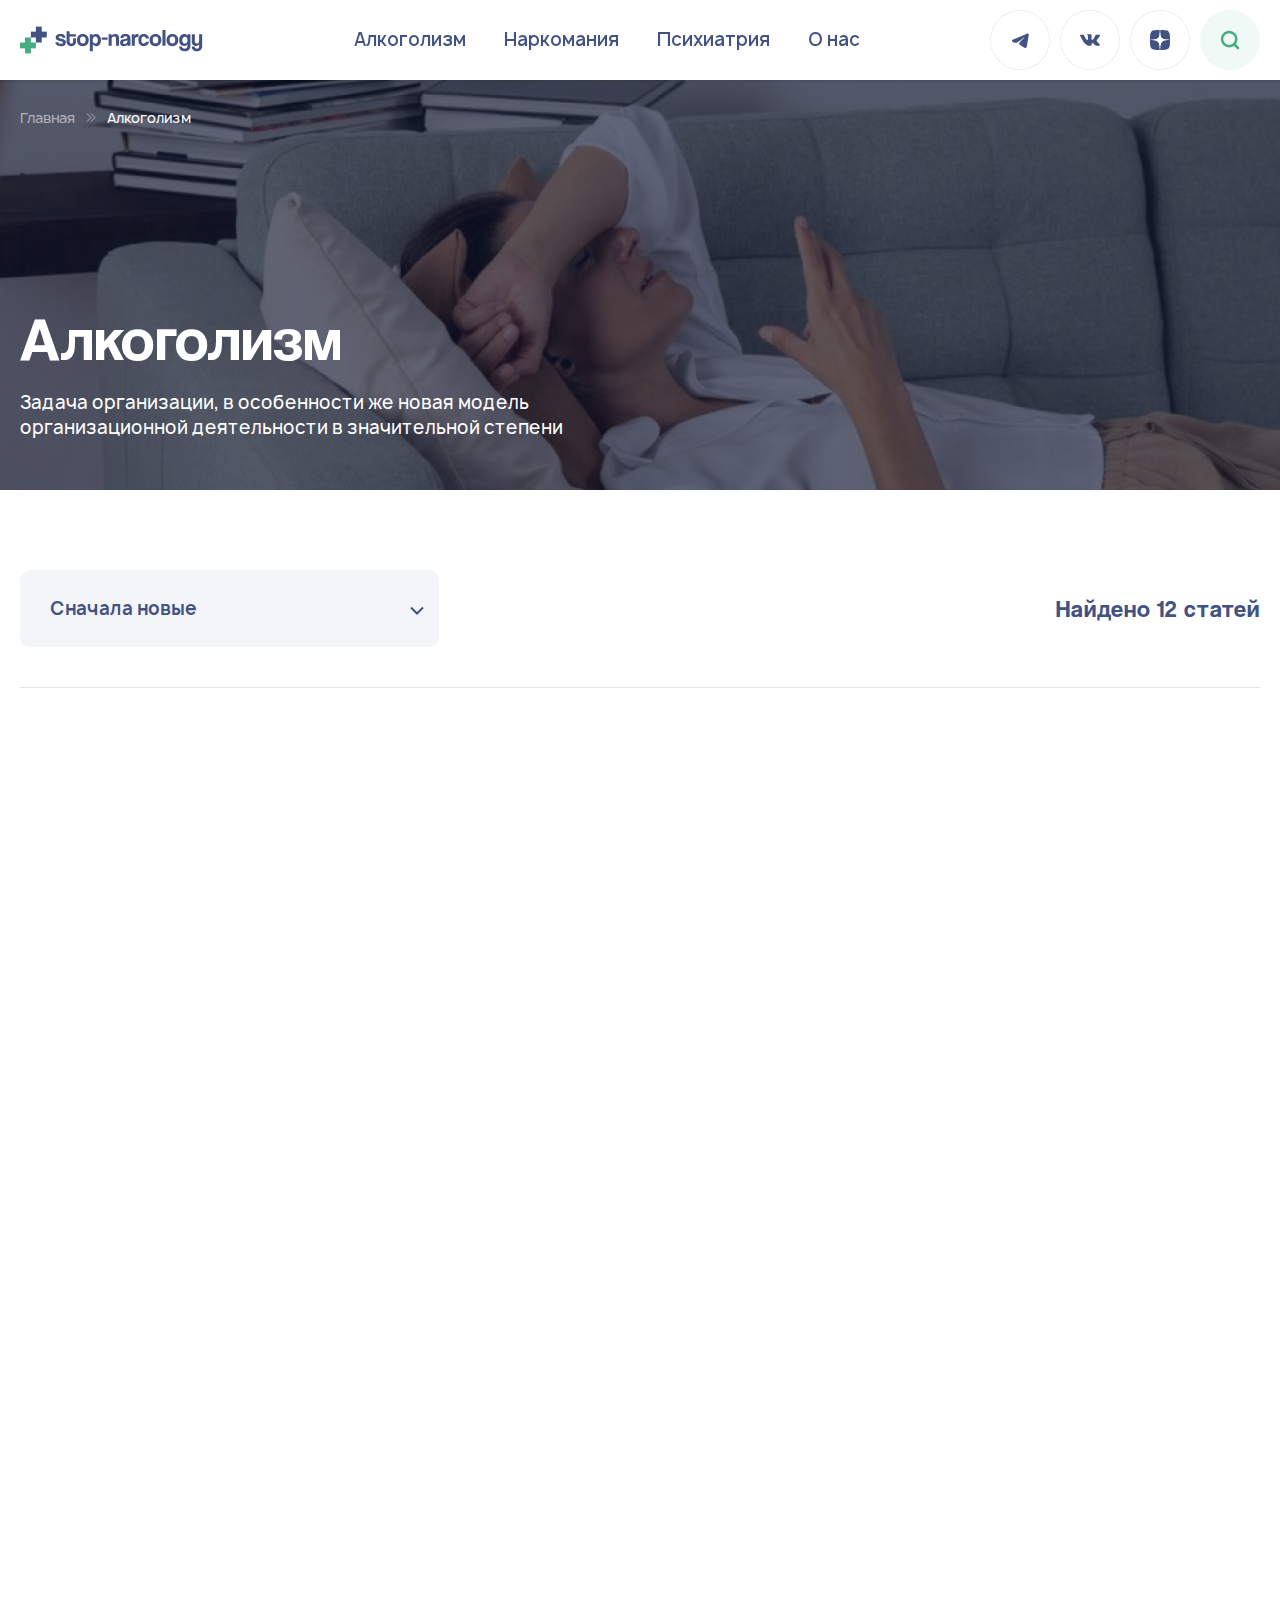
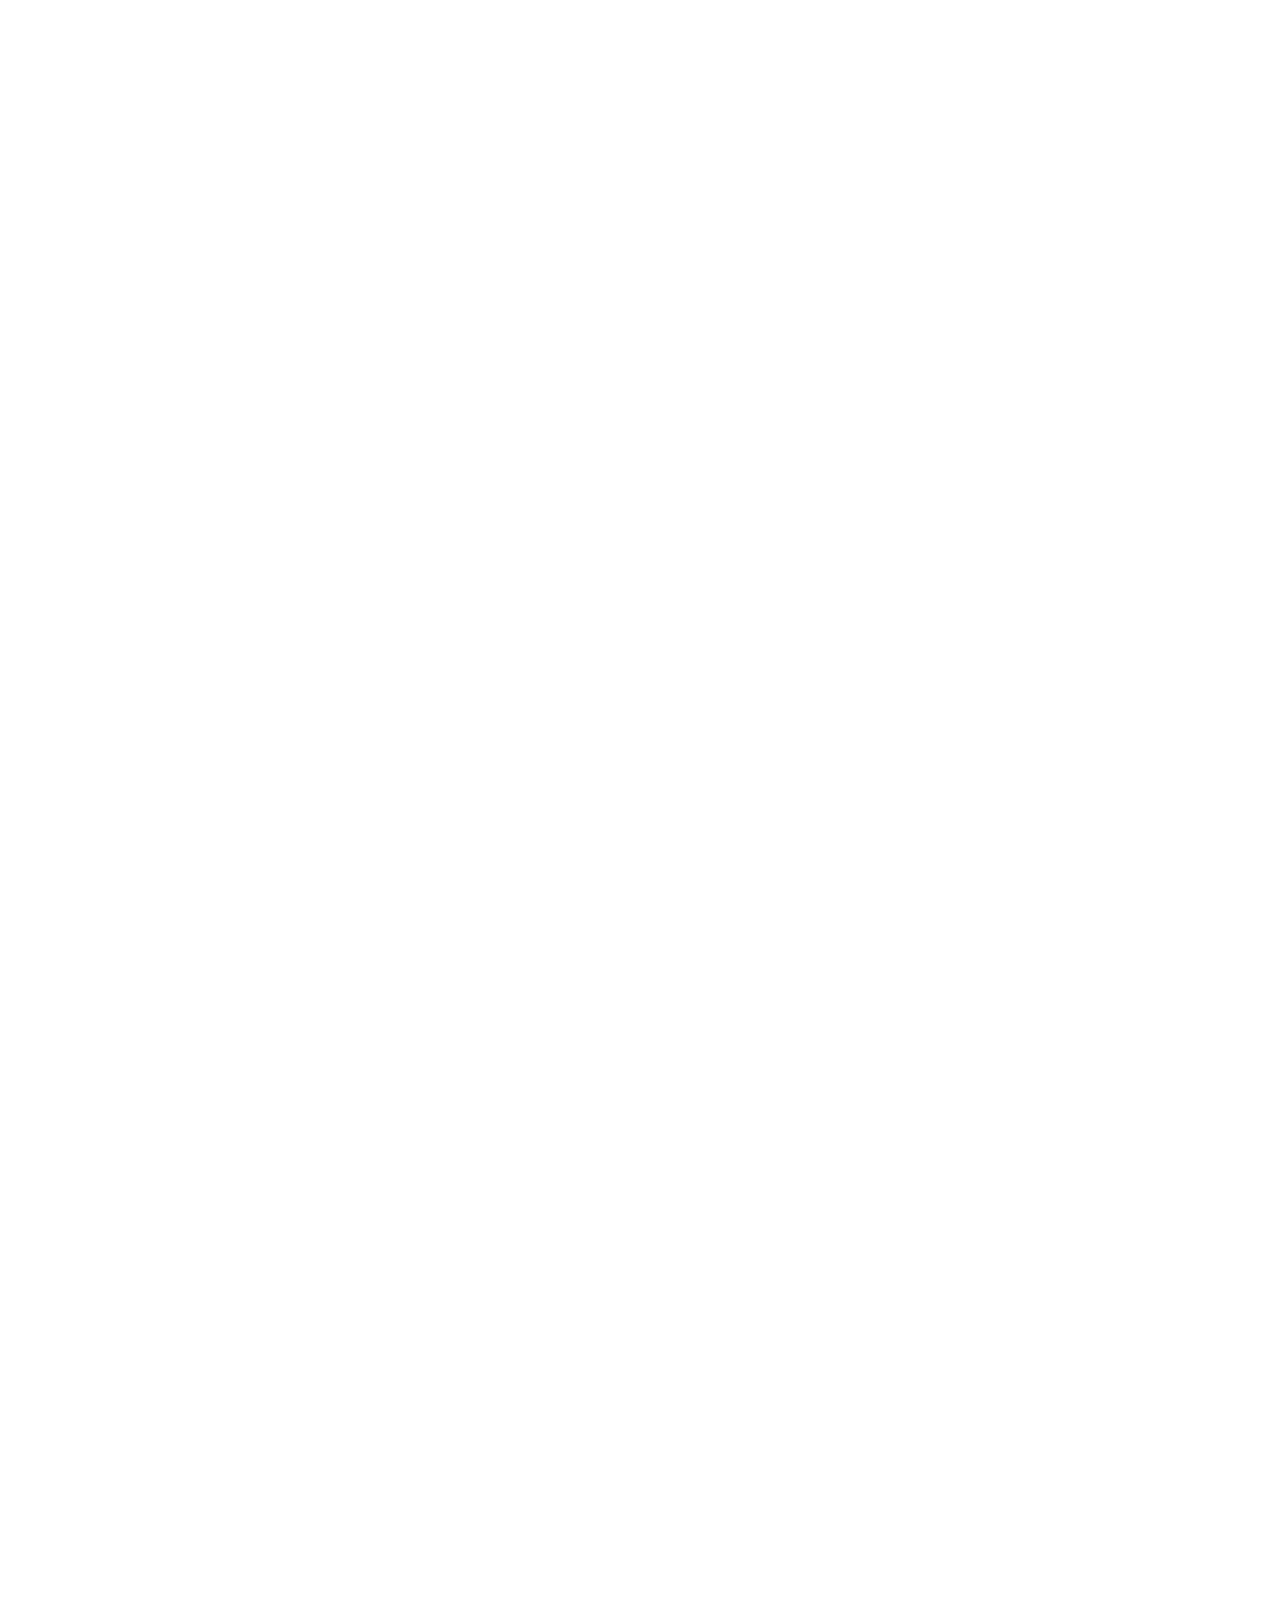
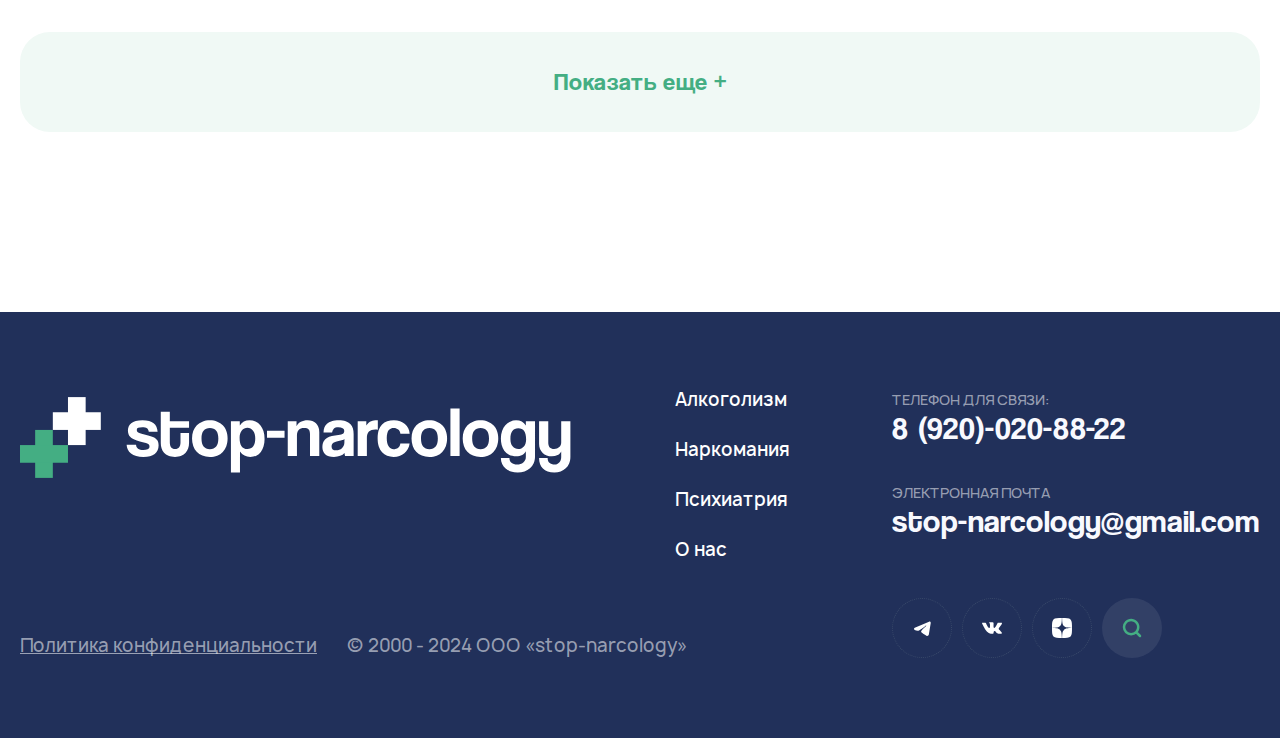
<file: chapter.html>
<!DOCTYPE html>
<html lang="ru">
<head>
    <meta http-equiv="Content-Type" content="text/html; charset=utf-8" />
    <link rel="stylesheet" href="assets/css/build/swiper.min.css">
    <link rel="stylesheet" href="assets/css/build/fancybox.min.css">
    <link rel="stylesheet" href="assets/css/style.min.css">
    
    <title>Name</title>
    <meta name='keywords' content='' />
    <meta name='description' content='' />
    <meta name="viewport" content="width=device-width, initial-scale=1, maximum-scale=1, user-scalable=0" />
    <meta http-equiv="X-UA-Compatible" content="IE=edge">

    <script src="assets/js/build/swiper-bundle.min.js" defer></script> 
    <script src="assets/js/build/fancybox.min.js" defer></script>
    <script src="assets/js/main.min.js" defer></script>
</head>

<body>
    <header class="header" id="header">
        <div class="container">
            <div class="header__row">
                <a href="index.html" class="header__logo logo">
                    <picture class="logo__picture">
                        <source srcset="assets/img/Logo.svg" type="image/svg+xml">
                        <img src="assets/img/Logo.png" alt="Logo">
                    </picture>
                </a>  

                <div class="header__content">
                    <div class="header__block"></div>

                    <nav class="header__nav">
                        <ul class="header__nav_list">
                            <li class="header__nav_item"><a href="chapter.html" class="header__nav_link">Алкоголизм</a></li>
                            <li class="header__nav_item"><a href="chapter.html" class="header__nav_link">Наркомания</a></li>
                            <li class="header__nav_item"><a href="chapter.html" class="header__nav_link">Психиатрия</a></li>
                            <li class="header__nav_item"><a href="about.html" class="header__nav_link">О нас</a></li>
                        </ul>
                    </nav>

                    <div class="header-mobile__bottom">
                        <div class="header-mobile__wrapper">
                            <div class="header-mobile__item">
                                <p class="header-mobile__text">телефон для связи:</p>
                                <a href="tel:89200208822" class="header-mobile__info">8 (920)-020-88-22</a>
                            </div>
                            <div class="header-mobile__item">
                                <p class="header-mobile__text">электронная почта</p>
                                <a href="mailto:stop-narcology@gmail.com" class="header-mobile__info">stop-narcology@gmail.com</a>
                            </div>
                        </div>

                        <div class="header__links">
                            <a href="#" class="header__link">
                                <svg width="17" height="15" viewBox="0 0 17 15" fill="none" xmlns="http://www.w3.org/2000/svg">
                                    <path fill-rule="evenodd" clip-rule="evenodd" d="M15.0141 0.691638C15.22 0.604963 15.4454 0.57507 15.6668 0.605069C15.8882 0.635067 16.0975 0.723861 16.273 0.862209C16.4484 1.00056 16.5836 1.1834 16.6644 1.39171C16.7452 1.60001 16.7687 1.82617 16.7324 2.04664L14.8424 13.5108C14.6591 14.6166 13.4457 15.2508 12.4316 14.7C11.5832 14.2391 10.3232 13.5291 9.18991 12.7883C8.62324 12.4175 6.88741 11.23 7.10074 10.385C7.28407 9.66247 10.2007 6.94747 11.8674 5.3333C12.5216 4.69914 12.2232 4.3333 11.4507 4.91664C9.53241 6.36497 6.45241 8.56747 5.43407 9.18747C4.53574 9.73414 4.06741 9.82747 3.50741 9.73414C2.48574 9.56414 1.53824 9.30081 0.764907 8.97997C-0.280093 8.54664 -0.22926 7.10997 0.764073 6.69164L15.0141 0.691638Z" fill="#415283" />
                                </svg>
                            </a>
                            <a href="#" class="header__link">
                                <svg width="20" height="12" viewBox="0 0 20 12" fill="none" xmlns="http://www.w3.org/2000/svg">
                                    <path fill-rule="evenodd" clip-rule="evenodd" d="M17.8021 8.29796C17.8021 8.29796 19.4191 9.89496 19.8191 10.634C19.8269 10.6446 19.8329 10.6564 19.8371 10.669C20.0001 10.942 20.0401 11.156 19.9601 11.314C19.8251 11.575 19.3681 11.706 19.2131 11.717H16.3551C16.1561 11.717 15.7421 11.665 15.2381 11.317C14.8531 11.048 14.4701 10.605 14.0991 10.172C13.5451 9.52896 13.0661 8.97096 12.5811 8.97096C12.5198 8.97083 12.459 8.98097 12.4011 9.00096C12.0341 9.11696 11.5681 9.63996 11.5681 11.033C11.5681 11.469 11.2241 11.717 10.9831 11.717H9.67409C9.22809 11.717 6.90609 11.561 4.84709 9.38996C2.32409 6.73196 0.05809 1.39996 0.03609 1.35296C-0.10491 1.00796 0.19109 0.819959 0.51109 0.819959H3.39709C3.78409 0.819959 3.91009 1.05396 3.99809 1.26396C4.10009 1.50496 4.47809 2.46896 5.09809 3.55196C6.10209 5.31396 6.71909 6.03096 7.21209 6.03096C7.30471 6.03123 7.39577 6.00709 7.47609 5.96096C8.12009 5.60696 8.00009 3.30696 7.97009 2.83296C7.97009 2.74096 7.96909 1.80596 7.63909 1.35396C7.40309 1.02996 7.00109 0.903959 6.75809 0.857959C6.82309 0.763959 6.96109 0.619959 7.13809 0.534959C7.57909 0.314959 8.37609 0.282959 9.16709 0.282959H9.60609C10.4641 0.294959 10.6861 0.349959 10.9981 0.428959C11.6261 0.578959 11.6381 0.985959 11.5831 2.37196C11.5671 2.76796 11.5501 3.21396 11.5501 3.73896C11.5501 3.85096 11.5451 3.97596 11.5451 4.10296C11.5261 4.81396 11.5011 5.61496 12.0031 5.94396C12.0682 5.98452 12.1434 6.006 12.2201 6.00596C12.3941 6.00596 12.9151 6.00596 14.3281 3.58096C14.9481 2.50996 15.4281 1.24696 15.4611 1.15196C15.4891 1.09896 15.5731 0.949959 15.6751 0.889959C15.7476 0.851354 15.8289 0.832069 15.9111 0.833959H19.3061C19.6761 0.833959 19.9271 0.889959 19.9761 1.02996C20.0581 1.25696 19.9601 1.94996 18.4101 4.04596C18.1491 4.39496 17.9201 4.69696 17.7191 4.96096C16.3141 6.80496 16.3141 6.89796 17.8021 8.29796Z" fill="#415283" />
                                </svg>
                            </a>
                            <a href="#" class="header__link">
                                <svg width="20" height="20" viewBox="0 0 20 20" fill="none" xmlns="http://www.w3.org/2000/svg">
                                    <g clip-path="url(#clip0_4034_26)">
                                        <path d="M11.9286 11.9286C10.3571 13.55 10.2429 15.5714 10.1071 20C14.2357 20 17.0857 19.9857 18.5571 18.5571C19.9857 17.0857 20 14.1 20 10.1071C15.5714 10.25 13.55 10.3571 11.9286 11.9286ZM0 10.1071C0 14.1 0.0142857 17.0857 1.44286 18.5571C2.91429 19.9857 5.76429 20 9.89286 20C9.75 15.5714 9.64286 13.55 8.07143 11.9286C6.45 10.3571 4.42857 10.2429 0 10.1071ZM9.89286 0C5.77143 0 2.91429 0.0142857 1.44286 1.44286C0.0142857 2.91429 0 5.9 0 9.89286C4.42857 9.75 6.45 9.64286 8.07143 8.07143C9.64286 6.45 9.75714 4.42857 9.89286 0ZM11.9286 8.07143C10.3571 6.45 10.2429 4.42857 10.1071 0C14.2357 0 17.0857 0.0142857 18.5571 1.44286C19.9857 2.91429 20 5.9 20 9.89286C15.5714 9.75 13.55 9.64286 11.9286 8.07143Z" fill="#415283" />
                                        <path d="M20 10.1071V9.89286C15.5714 9.75 13.55 9.64286 11.9286 8.07143C10.3571 6.45 10.2429 4.42857 10.1071 0H9.89286C9.75 4.42857 9.64286 6.45 8.07143 8.07143C6.45 9.64286 4.42857 9.75714 0 9.89286V10.1071C4.42857 10.25 6.45 10.3571 8.07143 11.9286C9.64286 13.55 9.75714 15.5714 9.89286 20H10.1071C10.25 15.5714 10.3571 13.55 11.9286 11.9286C13.55 10.3571 15.5714 10.2429 20 10.1071Z" fill="white" />
                                    </g>
                                    <defs>
                                    <clipPath id="clip0_4034_26">
                                        <rect width="20" height="20" fill="white" />
                                    </clipPath>
                                    </defs>
                                </svg>
                            </a>
                            <button class="header__link header__link-search popup-btn" data-path="popup-search">
                                <svg width="20" height="20" viewBox="0 0 20 20" fill="none" xmlns="http://www.w3.org/2000/svg">
                                    <path d="M18 18L14.1396 14.1396M14.1396 14.1396C14.7999 13.4793 15.3237 12.6953 15.6811 11.8326C16.0385 10.9698 16.2224 10.0451 16.2224 9.11121C16.2224 8.17735 16.0385 7.25264 15.6811 6.38987C15.3237 5.5271 14.7999 4.74316 14.1396 4.08283C13.4793 3.42249 12.6953 2.89868 11.8326 2.54131C10.9698 2.18394 10.0451 2 9.11121 2C8.17735 2 7.25264 2.18394 6.38987 2.54131C5.5271 2.89868 4.74316 3.42249 4.08283 4.08283C2.74921 5.41644 2 7.2252 2 9.11121C2 10.9972 2.74921 12.806 4.08283 14.1396C5.41644 15.4732 7.2252 16.2224 9.11121 16.2224C10.9972 16.2224 12.806 15.4732 14.1396 14.1396Z" stroke="#44AE83" stroke-width="2.5" stroke-linecap="round" stroke-linejoin="round" />
                                </svg>
                            </button>
                        </div>                         
                    </div>
                </div>

                <div class="burger__menu">
                    <span> </span>
                    <span> </span>
                </div> 
            </div>            
        </div>
    </header>


    <main>
        <section class="page-top">
            <img src="assets/img/sections/intro/page-top-bg.jpg" class="page-top__img">
            <div class="intro__bg"></div>

            <div class="container page-top__content">
                <ul class="breadcrumbs">
                    <li><a href="#">Главная</a></li>
                    <li>Алкоголизм</li>
                </ul>
                
                <div class="page-top__text">
                    <h1 class="page-top__title title-h1  animation-item text-animation">Алкоголизм</h1>
                    <p class="subtitle">Задача организации, в особенности же новая модель организационной деятельности в значительной степени </p>                    
                </div>
            </div>
        </section>

        <section class="articles section">
            <div class="container">
                <div class="page-articles__top">

                    <div class="custom-select" tabindex="0" onclick="toggleDropdown()">
                        <span class="selected-option">Сначала новые</span>
                        <span class="arrow">
                            <svg width="14" height="9" viewBox="0 0 14 9" fill="none" xmlns="http://www.w3.org/2000/svg">
                                <path d="M1 0.999999L7 7L13 1" stroke="#415283" stroke-width="2" />
                            </svg>
                        </span>
                        <ul class="options">
                            <li class="category-option selected">Сначала новые</li>
                            <li class="category-option">Сначала популярные</li>
                        </ul>
                    </div>
                    <p class="page-articles__quantity">Найдено <span></span> статей</p>
                </div>

                <div class="articles__cards page-articles__cards">
                    <a href="#" class="articles__card animation-item transform-item">
                        <div class="articles__top">
                            <img src="assets/img/sections/articles/article-1.jpg" alt="Как выявить у себя болезнь Альцгеймера на ранней стадии" class="articles__img">
                            <p class="articles__label label">алкоголизм</p>
                        </div>
                        <div class="articles__info">
                            <p class="articles__name">Как выявить у себя болезнь Альцгеймера на ранней стадии</p>
                            <div class="articles__bottom">
                                <div class="articles__bottom_item">
                                    <img src="assets/img/icons/calendar-green.svg" alt="date" class="articles__bottom_img">
                                    <p class="articles__bottom_text">24/02</p>
                                </div>
                                <div class="articles__bottom_item">
                                    <img src="assets/img/icons/eye-green.svg" alt="eye" class="articles__bottom_img">
                                    <p class="articles__bottom_text">1200</p>
                                </div>
                            </div>
                        </div>
                    </a>

                    <a href="#" class="articles__card animation-item transform-item">
                        <div class="articles__top">
                            <img src="assets/img/sections/articles/article-2.jpg" alt="Cессия с психологом, что нужно знать и как подготовиться" class="articles__img">
                            <p class="articles__label label">ПСИХИАТРИЯ</p>                            
                        </div>
                        <div class="articles__info">
                            <p class="articles__name">Cессия с психологом, что нужно знать и как подготовиться к консультации</p>
                            <div class="articles__bottom">
                                <div class="articles__bottom_item">
                                    <img src="assets/img/icons/calendar-green.svg" alt="date" class="articles__bottom_img">
                                    <p class="articles__bottom_text">24/02</p>
                                </div>
                                <div class="articles__bottom_item">
                                    <img src="assets/img/icons/eye-green.svg" alt="eye" class="articles__bottom_img">
                                    <p class="articles__bottom_text">1200</p>
                                </div>
                            </div>
                        </div>
                    </a>

                    <a href="#" class="articles__card animation-item transform-item">
                        <div class="articles__top">
                            <img src="assets/img/sections/articles/article-1.jpg" alt="Как выявить у себя болезнь Альцгеймера на ранней стадии" class="articles__img">
                            <p class="articles__label label">алкоголизм</p>
                        </div>
                        <div class="articles__info">
                            <p class="articles__name">Как выявить у себя болезнь Альцгеймера на ранней стадии</p>
                            <div class="articles__bottom">
                                <div class="articles__bottom_item">
                                    <img src="assets/img/icons/calendar-green.svg" alt="date" class="articles__bottom_img">
                                    <p class="articles__bottom_text">24/02</p>
                                </div>
                                <div class="articles__bottom_item">
                                    <img src="assets/img/icons/eye-green.svg" alt="eye" class="articles__bottom_img">
                                    <p class="articles__bottom_text">1200</p>
                                </div>
                            </div>
                        </div>
                    </a>

                    <a href="#" class="articles__card animation-item transform-item">
                        <div class="articles__top">
                            <img src="assets/img/sections/articles/article-1.jpg" alt="Как выявить у себя болезнь Альцгеймера на ранней стадии" class="articles__img">
                            <p class="articles__label label">алкоголизм</p>                            
                        </div>
                        <div class="articles__info">
                            <p class="articles__name">Как выявить у себя болезнь Альцгеймера на ранней стадии</p>
                            <div class="articles__bottom">
                                <div class="articles__bottom_item">
                                    <img src="assets/img/icons/calendar-green.svg" alt="date" class="articles__bottom_img">
                                    <p class="articles__bottom_text">24/02</p>
                                </div>
                                <div class="articles__bottom_item">
                                    <img src="assets/img/icons/eye-green.svg" alt="eye" class="articles__bottom_img">
                                    <p class="articles__bottom_text">1200</p>
                                </div>
                            </div>
                        </div>
                    </a>

                    <a href="#" class="articles__card animation-item transform-item">
                        <div class="articles__top">
                            <img src="assets/img/sections/articles/article-1.jpg" alt="Как выявить у себя болезнь Альцгеймера на ранней стадии" class="articles__img">
                            <p class="articles__label label">алкоголизм</p>                            
                        </div>
                        <div class="articles__info">
                            <p class="articles__name">Как выявить у себя болезнь Альцгеймера на ранней стадии</p>
                            <div class="articles__bottom">
                                <div class="articles__bottom_item">
                                    <img src="assets/img/icons/calendar-green.svg" alt="date" class="articles__bottom_img">
                                    <p class="articles__bottom_text">24/02</p>
                                </div>
                                <div class="articles__bottom_item">
                                    <img src="assets/img/icons/eye-green.svg" alt="eye" class="articles__bottom_img">
                                    <p class="articles__bottom_text">1200</p>
                                </div>
                            </div>
                        </div>
                    </a>

                    <a href="#" class="articles__card animation-item transform-item">
                        <div class="articles__top">
                            <img src="assets/img/sections/articles/article-2.jpg" alt="Cессия с психологом, что нужно знать и как подготовиться" class="articles__img">
                            <p class="articles__label label">ПСИХИАТРИЯ</p>                            
                        </div>
                        <div class="articles__info">
                            <p class="articles__name">Cессия с психологом, что нужно знать и как подготовиться к консультации</p>
                            <div class="articles__bottom">
                                <div class="articles__bottom_item">
                                    <img src="assets/img/icons/calendar-green.svg" alt="date" class="articles__bottom_img">
                                    <p class="articles__bottom_text">24/02</p>
                                </div>
                                <div class="articles__bottom_item">
                                    <img src="assets/img/icons/eye-green.svg" alt="eye" class="articles__bottom_img">
                                    <p class="articles__bottom_text">1200</p>
                                </div>
                            </div>
                        </div>
                    </a>

                    <a href="#" class="articles__card animation-item transform-item">
                        <div class="articles__top">
                            <img src="assets/img/sections/articles/article-1.jpg" alt="Как выявить у себя болезнь Альцгеймера на ранней стадии" class="articles__img">
                            <p class="articles__label label">алкоголизм</p>
                        </div>
                        <div class="articles__info">
                            <p class="articles__name">Как выявить у себя болезнь Альцгеймера на ранней стадии</p>
                            <div class="articles__bottom">
                                <div class="articles__bottom_item">
                                    <img src="assets/img/icons/calendar-green.svg" alt="date" class="articles__bottom_img">
                                    <p class="articles__bottom_text">24/02</p>
                                </div>
                                <div class="articles__bottom_item">
                                    <img src="assets/img/icons/eye-green.svg" alt="eye" class="articles__bottom_img">
                                    <p class="articles__bottom_text">1200</p>
                                </div>
                            </div>
                        </div>
                    </a>

                    <a href="#" class="articles__card animation-item transform-item">
                        <div class="articles__top">
                            <img src="assets/img/sections/articles/article-2.jpg" alt="Cессия с психологом, что нужно знать и как подготовиться" class="articles__img">
                            <p class="articles__label label">ПСИХИАТРИЯ</p>                            
                        </div>
                        <div class="articles__info">
                            <p class="articles__name">Cессия с психологом, что нужно знать и как подготовиться к консультации</p>
                            <div class="articles__bottom">
                                <div class="articles__bottom_item">
                                    <img src="assets/img/icons/calendar-green.svg" alt="date" class="articles__bottom_img">
                                    <p class="articles__bottom_text">24/02</p>
                                </div>
                                <div class="articles__bottom_item">
                                    <img src="assets/img/icons/eye-green.svg" alt="eye" class="articles__bottom_img">
                                    <p class="articles__bottom_text">1200</p>
                                </div>
                            </div>
                        </div>
                    </a>

                    <a href="#" class="articles__card animation-item transform-item">
                        <div class="articles__top">
                            <img src="assets/img/sections/articles/article-1.jpg" alt="Как выявить у себя болезнь Альцгеймера на ранней стадии" class="articles__img">
                            <p class="articles__label label">алкоголизм</p>
                        </div>
                        <div class="articles__info">
                            <p class="articles__name">Как выявить у себя болезнь Альцгеймера на ранней стадии</p>
                            <div class="articles__bottom">
                                <div class="articles__bottom_item">
                                    <img src="assets/img/icons/calendar-green.svg" alt="date" class="articles__bottom_img">
                                    <p class="articles__bottom_text">24/02</p>
                                </div>
                                <div class="articles__bottom_item">
                                    <img src="assets/img/icons/eye-green.svg" alt="eye" class="articles__bottom_img">
                                    <p class="articles__bottom_text">1200</p>
                                </div>
                            </div>
                        </div>
                    </a>

                    <a href="#" class="articles__card animation-item transform-item">
                        <div class="articles__top">
                            <img src="assets/img/sections/articles/article-1.jpg" alt="Как выявить у себя болезнь Альцгеймера на ранней стадии" class="articles__img">
                            <p class="articles__label label">алкоголизм</p>                            
                        </div>
                        <div class="articles__info">
                            <p class="articles__name">Как выявить у себя болезнь Альцгеймера на ранней стадии</p>
                            <div class="articles__bottom">
                                <div class="articles__bottom_item">
                                    <img src="assets/img/icons/calendar-green.svg" alt="date" class="articles__bottom_img">
                                    <p class="articles__bottom_text">24/02</p>
                                </div>
                                <div class="articles__bottom_item">
                                    <img src="assets/img/icons/eye-green.svg" alt="eye" class="articles__bottom_img">
                                    <p class="articles__bottom_text">1200</p>
                                </div>
                            </div>
                        </div>
                    </a>

                    <a href="#" class="articles__card animation-item transform-item">
                        <div class="articles__top">
                            <img src="assets/img/sections/articles/article-1.jpg" alt="Как выявить у себя болезнь Альцгеймера на ранней стадии" class="articles__img">
                            <p class="articles__label label">алкоголизм</p>                            
                        </div>
                        <div class="articles__info">
                            <p class="articles__name">Как выявить у себя болезнь Альцгеймера на ранней стадии</p>
                            <div class="articles__bottom">
                                <div class="articles__bottom_item">
                                    <img src="assets/img/icons/calendar-green.svg" alt="date" class="articles__bottom_img">
                                    <p class="articles__bottom_text">24/02</p>
                                </div>
                                <div class="articles__bottom_item">
                                    <img src="assets/img/icons/eye-green.svg" alt="eye" class="articles__bottom_img">
                                    <p class="articles__bottom_text">1200</p>
                                </div>
                            </div>
                        </div>
                    </a>

                    <a href="#" class="articles__card animation-item transform-item">
                        <div class="articles__top">
                            <img src="assets/img/sections/articles/article-2.jpg" alt="Cессия с психологом, что нужно знать и как подготовиться" class="articles__img">
                            <p class="articles__label label">ПСИХИАТРИЯ</p>                            
                        </div>
                        <div class="articles__info">
                            <p class="articles__name">Cессия с психологом, что нужно знать и как подготовиться к консультации</p>
                            <div class="articles__bottom">
                                <div class="articles__bottom_item">
                                    <img src="assets/img/icons/calendar-green.svg" alt="date" class="articles__bottom_img">
                                    <p class="articles__bottom_text">24/02</p>
                                </div>
                                <div class="articles__bottom_item">
                                    <img src="assets/img/icons/eye-green.svg" alt="eye" class="articles__bottom_img">
                                    <p class="articles__bottom_text">1200</p>
                                </div>
                            </div>
                        </div>
                    </a>
                </div>

                <button class="articles__btn">Показать еще +</button>
            </div>
        </section>
    </main>

    <footer class="footer">
        <div class="container">
            <div class="footer__row">
                <a href="index.html" class="footer__logo logo">
                    <picture class="logo__picture">
                        <source srcset="assets/img/Logo-footer.svg" type="image/svg+xml">
                        <img src="assets/img/Logo-footer.png" alt="Logo">
                    </picture>
                </a> 

                <nav class="footer__nav">
                    <ul class="footer__nav_list">
                        <li class="footer__nav_item"><a href="#" class="footer__nav_link">Алкоголизм</a></li>
                        <li class="footer__nav_item"><a href="#" class="footer__nav_link">Наркомания</a></li>
                        <li class="footer__nav_item"><a href="#" class="footer__nav_link">Психиатрия</a></li>
                        <li class="footer__nav_item"><a href="#" class="footer__nav_link">О нас</a></li>
                    </ul>
                </nav>

                <div class="footer__info">
                    <div class="footer__contacts">
                        <div class="footer__contact">
                            <p>телефон для связи:</p>
                            <a href="tel:89200208822">8 (920)-020-88-22</a>
                        </div>
                        <div class="footer__contact">
                            <p>электронная почта</p>
                            <a href="mailto:stop-narcology@gmail.com">stop-narcology@gmail.com</a>
                        </div>
                    </div>

                    <div class="footer__networks">
                        <a href="#" class="header__link footer__link">
                            <svg width="17" height="15" viewBox="0 0 17 15" fill="none" xmlns="http://www.w3.org/2000/svg">
                                <path fill-rule="evenodd" clip-rule="evenodd" d="M15.0141 0.691638C15.22 0.604963 15.4454 0.57507 15.6668 0.605069C15.8882 0.635067 16.0975 0.723861 16.273 0.862209C16.4484 1.00056 16.5836 1.1834 16.6644 1.39171C16.7452 1.60001 16.7687 1.82617 16.7324 2.04664L14.8424 13.5108C14.6591 14.6166 13.4457 15.2508 12.4316 14.7C11.5832 14.2391 10.3232 13.5291 9.18991 12.7883C8.62324 12.4175 6.88741 11.23 7.10074 10.385C7.28407 9.66247 10.2007 6.94747 11.8674 5.3333C12.5216 4.69914 12.2232 4.3333 11.4507 4.91664C9.53241 6.36497 6.45241 8.56747 5.43407 9.18747C4.53574 9.73414 4.06741 9.82747 3.50741 9.73414C2.48574 9.56414 1.53824 9.30081 0.764907 8.97997C-0.280093 8.54664 -0.22926 7.10997 0.764073 6.69164L15.0141 0.691638Z" fill="#415283" />
                            </svg>
                        </a>
                        <a href="#" class="header__link footer__link">
                            <svg width="20" height="12" viewBox="0 0 20 12" fill="none" xmlns="http://www.w3.org/2000/svg">
                                <path fill-rule="evenodd" clip-rule="evenodd" d="M17.8021 8.29796C17.8021 8.29796 19.4191 9.89496 19.8191 10.634C19.8269 10.6446 19.8329 10.6564 19.8371 10.669C20.0001 10.942 20.0401 11.156 19.9601 11.314C19.8251 11.575 19.3681 11.706 19.2131 11.717H16.3551C16.1561 11.717 15.7421 11.665 15.2381 11.317C14.8531 11.048 14.4701 10.605 14.0991 10.172C13.5451 9.52896 13.0661 8.97096 12.5811 8.97096C12.5198 8.97083 12.459 8.98097 12.4011 9.00096C12.0341 9.11696 11.5681 9.63996 11.5681 11.033C11.5681 11.469 11.2241 11.717 10.9831 11.717H9.67409C9.22809 11.717 6.90609 11.561 4.84709 9.38996C2.32409 6.73196 0.05809 1.39996 0.03609 1.35296C-0.10491 1.00796 0.19109 0.819959 0.51109 0.819959H3.39709C3.78409 0.819959 3.91009 1.05396 3.99809 1.26396C4.10009 1.50496 4.47809 2.46896 5.09809 3.55196C6.10209 5.31396 6.71909 6.03096 7.21209 6.03096C7.30471 6.03123 7.39577 6.00709 7.47609 5.96096C8.12009 5.60696 8.00009 3.30696 7.97009 2.83296C7.97009 2.74096 7.96909 1.80596 7.63909 1.35396C7.40309 1.02996 7.00109 0.903959 6.75809 0.857959C6.82309 0.763959 6.96109 0.619959 7.13809 0.534959C7.57909 0.314959 8.37609 0.282959 9.16709 0.282959H9.60609C10.4641 0.294959 10.6861 0.349959 10.9981 0.428959C11.6261 0.578959 11.6381 0.985959 11.5831 2.37196C11.5671 2.76796 11.5501 3.21396 11.5501 3.73896C11.5501 3.85096 11.5451 3.97596 11.5451 4.10296C11.5261 4.81396 11.5011 5.61496 12.0031 5.94396C12.0682 5.98452 12.1434 6.006 12.2201 6.00596C12.3941 6.00596 12.9151 6.00596 14.3281 3.58096C14.9481 2.50996 15.4281 1.24696 15.4611 1.15196C15.4891 1.09896 15.5731 0.949959 15.6751 0.889959C15.7476 0.851354 15.8289 0.832069 15.9111 0.833959H19.3061C19.6761 0.833959 19.9271 0.889959 19.9761 1.02996C20.0581 1.25696 19.9601 1.94996 18.4101 4.04596C18.1491 4.39496 17.9201 4.69696 17.7191 4.96096C16.3141 6.80496 16.3141 6.89796 17.8021 8.29796Z" fill="#415283" />
                            </svg>
                        </a>
                        <a href="#" class="header__link footer__link">
                            <svg width="20" height="20" viewBox="0 0 20 20" fill="none" xmlns="http://www.w3.org/2000/svg">
                                <g clip-path="url(#clip0_4034_26)">
                                    <path d="M11.9286 11.9286C10.3571 13.55 10.2429 15.5714 10.1071 20C14.2357 20 17.0857 19.9857 18.5571 18.5571C19.9857 17.0857 20 14.1 20 10.1071C15.5714 10.25 13.55 10.3571 11.9286 11.9286ZM0 10.1071C0 14.1 0.0142857 17.0857 1.44286 18.5571C2.91429 19.9857 5.76429 20 9.89286 20C9.75 15.5714 9.64286 13.55 8.07143 11.9286C6.45 10.3571 4.42857 10.2429 0 10.1071ZM9.89286 0C5.77143 0 2.91429 0.0142857 1.44286 1.44286C0.0142857 2.91429 0 5.9 0 9.89286C4.42857 9.75 6.45 9.64286 8.07143 8.07143C9.64286 6.45 9.75714 4.42857 9.89286 0ZM11.9286 8.07143C10.3571 6.45 10.2429 4.42857 10.1071 0C14.2357 0 17.0857 0.0142857 18.5571 1.44286C19.9857 2.91429 20 5.9 20 9.89286C15.5714 9.75 13.55 9.64286 11.9286 8.07143Z" fill="#415283" />
                                    <path d="M20 10.1071V9.89286C15.5714 9.75 13.55 9.64286 11.9286 8.07143C10.3571 6.45 10.2429 4.42857 10.1071 0H9.89286C9.75 4.42857 9.64286 6.45 8.07143 8.07143C6.45 9.64286 4.42857 9.75714 0 9.89286V10.1071C4.42857 10.25 6.45 10.3571 8.07143 11.9286C9.64286 13.55 9.75714 15.5714 9.89286 20H10.1071C10.25 15.5714 10.3571 13.55 11.9286 11.9286C13.55 10.3571 15.5714 10.2429 20 10.1071Z"  />
                                </g>
                                <defs>
                                <clipPath id="clip0_4034_26">
                                    <rect width="20" height="20" fill="white" />
                                </clipPath>
                                </defs>
                            </svg>
                        </a>
                        <button class="header__link header__link-search footer__link footer__link-search popup-btn" data-path="popup-search">
                            <svg width="20" height="20" viewBox="0 0 20 20" fill="none" xmlns="http://www.w3.org/2000/svg">
                                <path d="M18 18L14.1396 14.1396M14.1396 14.1396C14.7999 13.4793 15.3237 12.6953 15.6811 11.8326C16.0385 10.9698 16.2224 10.0451 16.2224 9.11121C16.2224 8.17735 16.0385 7.25264 15.6811 6.38987C15.3237 5.5271 14.7999 4.74316 14.1396 4.08283C13.4793 3.42249 12.6953 2.89868 11.8326 2.54131C10.9698 2.18394 10.0451 2 9.11121 2C8.17735 2 7.25264 2.18394 6.38987 2.54131C5.5271 2.89868 4.74316 3.42249 4.08283 4.08283C2.74921 5.41644 2 7.2252 2 9.11121C2 10.9972 2.74921 12.806 4.08283 14.1396C5.41644 15.4732 7.2252 16.2224 9.11121 16.2224C10.9972 16.2224 12.806 15.4732 14.1396 14.1396Z" stroke="#44AE83" stroke-width="2.5" stroke-linecap="round" stroke-linejoin="round" />
                            </svg>
                        </button>
                    </div>   
                </div>
            </div>

            <div class="footer__copy">
                <a href="#" class="footer__politic">Политика конфиденциальности</a>
                <p class="footer__copy_text">© 2000 - 2024 ООО «stop-narcology»</p>
            </div>
        </div>
    </footer>

    <div class="popup" data-target="popup-search"> 
        <div class="popup__body">
            <div class="popup__content popup__content_search search-wrapper">
                <div class="container container-search">
                    <p class="popup__title title">Поиск по сайту</p>
                    <form class="popup__form">
                        <input type="search" placeholder="Введите запрос" required class="popup__input">
                        <img src="assets/img/icons/search.svg" alt="search" class="popup__icon">
                    </form>

                    <div class="popup__search ">
                        <p class="popup__result_text">Популярные запросы:</p>
                        <ul class="popup__popular_list">
                            <li><a href="#" class="popup__search_link">Как выявить у себя болезнь Альцгеймера на ранней стадии</a></li>
                            <li><a href="#" class="popup__search_link">Сессия с психологом, что нужно знать и как подготовиться к консультации</a></li>
                            <li><a href="#" class="popup__search_link">Как выявить у себя болезнь Альцгеймера на ранней стадии</a></li>
                            <li><a href="#" class="popup__search_link">Сессия с психологом, что нужно знать и как подготовиться к консультации</a></li>
                            <li><a href="#" class="popup__search_link">Как выявить у себя болезнь Альцгеймера на ранней стадии</a></li>
                            <li><a href="#" class="popup__search_link">Сессия с психологом, что нужно знать и как подготовиться к консультации</a></li>
                        </ul>
                    </div>


                    <div class="popup__search-result none">
                        <p class="popup__result_text">По вашему запросу найдено: <span>20</span></p>
                        <ul class="popup__search-list search-list">
                            <li>
                                <a href="#" class="popup__search_name search-name">
                                    <img src="assets/img/sections/articles/article-1.jpg">
                                    <span>Как выявить у себя болезнь Альцгеймера на ранней стадии</span>
                                    <svg width="12" height="12" viewBox="0 0 12 12" fill="none" xmlns="http://www.w3.org/2000/svg">
                                        <path d="M1 11L11 1M11 1H1M11 1V11" stroke="#415283" stroke-width="1.5" />
                                    </svg>
                                </a>
                            </li>

                            <li>
                                <a href="#" class="popup__search_name search-name">
                                    <img src="assets/img/sections/articles/article-2.jpg">
                                    <span>Сессия с психологом, что нужно знать и как подготовиться к консультации</span>
                                    <svg width="12" height="12" viewBox="0 0 12 12" fill="none" xmlns="http://www.w3.org/2000/svg">
                                        <path d="M1 11L11 1M11 1H1M11 1V11" stroke="#415283" stroke-width="1.5" />
                                    </svg>
                                </a>
                            </li>

                            <li>
                                <a href="#" class="popup__search_name search-name">
                                    <img src="assets/img/sections/articles/article-1.jpg">
                                    <span>Как выявить у себя болезнь Альцгеймера на ранней стадии</span>
                                    <svg width="12" height="12" viewBox="0 0 12 12" fill="none" xmlns="http://www.w3.org/2000/svg">
                                        <path d="M1 11L11 1M11 1H1M11 1V11" stroke="#415283" stroke-width="1.5" />
                                    </svg>
                                </a>
                            </li>

                            <li>
                                <a href="#" class="popup__search_name search-name">
                                    <img src="assets/img/sections/articles/article-2.jpg">
                                    <span>Сессия с психологом, что нужно знать и как подготовиться к консультации</span>
                                    <svg width="12" height="12" viewBox="0 0 12 12" fill="none" xmlns="http://www.w3.org/2000/svg">
                                        <path d="M1 11L11 1M11 1H1M11 1V11" stroke="#415283" stroke-width="1.5" />
                                    </svg>
                                </a>
                            </li>

                            <li>
                                <a href="#" class="popup__search_name search-name">
                                    <img src="assets/img/sections/articles/article-1.jpg">
                                    <span>Как выявить у себя болезнь Альцгеймера на ранней стадии</span>
                                    <svg width="12" height="12" viewBox="0 0 12 12" fill="none" xmlns="http://www.w3.org/2000/svg">
                                        <path d="M1 11L11 1M11 1H1M11 1V11" stroke="#415283" stroke-width="1.5" />
                                    </svg>
                                </a>
                            </li>

                            <li>
                                <a href="#" class="popup__search_name search-name">
                                    <img src="assets/img/sections/articles/article-2.jpg">
                                    <span>Сессия с психологом, что нужно знать и как подготовиться к консультации</span>
                                    <svg width="12" height="12" viewBox="0 0 12 12" fill="none" xmlns="http://www.w3.org/2000/svg">
                                        <path d="M1 11L11 1M11 1H1M11 1V11" stroke="#415283" stroke-width="1.5" />
                                    </svg>
                                </a>
                            </li>

                            <li>
                                <a href="#" class="popup__search_name search-name">
                                    <img src="assets/img/sections/articles/article-1.jpg">
                                    <span>Как выявить у себя болезнь Альцгеймера на ранней стадии</span>
                                    <svg width="12" height="12" viewBox="0 0 12 12" fill="none" xmlns="http://www.w3.org/2000/svg">
                                        <path d="M1 11L11 1M11 1H1M11 1V11" stroke="#415283" stroke-width="1.5" />
                                    </svg>
                                </a>
                            </li>

                            <li>
                                <a href="#" class="popup__search_name search-name">
                                    <img src="assets/img/sections/articles/article-2.jpg">
                                    <span>Сессия с психологом, что нужно знать и как подготовиться к консультации</span>
                                    <svg width="12" height="12" viewBox="0 0 12 12" fill="none" xmlns="http://www.w3.org/2000/svg">
                                        <path d="M1 11L11 1M11 1H1M11 1V11" stroke="#415283" stroke-width="1.5" />
                                    </svg>
                                </a>
                            </li>

                        </ul>  
                    </div>
                </div>
            </div>
        </div>
    </div>

</body>
</html>
</file>
<file: assets/css/style.min.css>
/*! normalize.css v8.0.1 | MIT License | github.com/necolas/normalize.css */button,hr,input{overflow:visible}img,legend{max-width:100%}progress,sub,sup{vertical-align:baseline}body,html,tml{-webkit-text-size-adjust:100%}a,button{background-color:transparent}.options,.text-block ol,.text-block ol li{list-style-type:none}.footer__contact p,.header-mobile__text,.label{text-transform:uppercase}.footer__link:not(.header__link-search):hover svg path:first-child,.header__link:not(.header__link-search):hover svg path:first-child{fill:var(--green)}.footer__politic,.text-block a:hover{text-decoration:underline;-webkit-text-decoration-skip-ink:none;text-decoration-skip-ink:none}.popup,html::before{pointer-events:none}tml{line-height:1.15}main{display:block;margin-top:80px}h1{font-size:2em}hr{-webkit-box-sizing:content-box;box-sizing:content-box;height:0}[type=checkbox],[type=radio],legend{-webkit-box-sizing:border-box;padding:0}code,kbd,pre,samp{font-family:monospace,monospace;font-size:1em}abbr[title]{border-bottom:none;text-decoration:underline;-webkit-text-decoration:underline dotted;text-decoration:underline dotted}b,strong{font-weight:bolder}small{font-size:80%}sub,sup{font-size:75%;line-height:0;position:relative}sub{bottom:-.25em}sup{top:-.5em}img{border-style:none;vertical-align:top}button,input,optgroup,select,textarea{font-family:inherit;font-size:100%;line-height:1.15;margin:0}button,select{text-transform:none}[type=button],[type=reset],[type=submit],button{-webkit-appearance:button}[type=button]::-moz-focus-inner,[type=reset]::-moz-focus-inner,[type=submit]::-moz-focus-inner,button::-moz-focus-inner{border-style:none;padding:0}[type=button]:-moz-focusring,[type=reset]:-moz-focusring,[type=submit]:-moz-focusring,button:-moz-focusring{outline:ButtonText dotted 1px}fieldset{padding:.35em .75em .625em}legend{box-sizing:border-box;color:inherit;display:table;white-space:normal}.title,body{color:var(--blue)}textarea{overflow:auto;resize:none}[type=checkbox],[type=radio]{box-sizing:border-box}[type=number]::-webkit-inner-spin-button,[type=number]::-webkit-outer-spin-button{height:auto}[type=search]{-webkit-appearance:textfield;outline-offset:-2px}[type=search]::-webkit-search-decoration{-webkit-appearance:none}::-webkit-file-upload-button{-webkit-appearance:button;font:inherit}.title,.title-h1{font-family:var(--second-family);font-weight:400;font-size:62px;line-height:105%}.open .options,aside,details,footer,header,nav,picture{display:block}summary{display:list-item}[hidden],template{display:none}@font-face{font-family:Manrope;font-style:normal;font-display:swap;font-weight:400;src:local("Manrope"),url("../fonts/manrope/Manrope-Regular.woff2") format("woff2"),url("../fonts/manrope/Manrope-Regular.woff") format("woff")}@font-face{font-family:Manrope;font-style:normal;font-display:swap;font-weight:500;src:local("Manrope"),url("../fonts/manrope/Manrope-Medium.woff2") format("woff2"),url("../fonts/manrope/Manrope-Medium.woff") format("woff")}@font-face{font-family:Manrope;font-style:normal;font-display:swap;font-weight:600;src:local("Manrope"),url("../fonts/manrope/Manrope-Semibold.woff2") format("woff2"),url("../fonts/manrope/Manrope-Semibold.woff") format("woff")}@font-face{font-family:Manrope;font-style:normal;font-display:swap;font-weight:700;src:local("Manrope"),url("../fonts/manrope/Manrope-Bold.woff2") format("woff2"),url("../fonts/manrope/Manrope-Bold.woff") format("woff")}@font-face{font-family:Coolvetica;font-style:normal;font-display:swap;font-weight:400;src:local("Coolvetica"),url("../fonts/coolvetica/CoolveticaRg-Regular.woff2") format("woff2"),url("../fonts/coolvetica/CoolveticaRg-Regular.woff") format("woff")}*{padding:0;margin:0;border:0}*,:after,:before{-webkit-box-sizing:border-box;box-sizing:border-box}:active,:focus,a:active,a:focus{outline:0}body,html{width:100%;line-height:1;font-size:16px;-ms-text-size-adjust:100%;-moz-text-size-adjust:100%}button,input,textarea{font-family:inherit}button{cursor:pointer}button::-moz-focus-inner{padding:0;border:0}.custom-select,.options{background:#f4f5f9;border-radius:10px;width:100%}a,a:visited{text-decoration:none}ul li{list-style:none}h1,h2,h3,h4,h5,h6{font-size:inherit;font-weight:400;margin:0}:root{--blue:#415283;--blue:#415283;--green:#44ae83;--font-family:"Manrope",sans-serif;--second-family:"Coolvetica",sans-serif}.no-scroll,body.burger-lock,body.lock,html.burger-lock,html.lock{overflow:hidden}html.burger-lock::before{opacity:1}html::before{display:block;content:"";width:100%;height:100%;background-color:rgba(0,0,0,.3215686275);position:fixed;inset:0;opacity:0;z-index:10;-webkit-transition:opacity .3s linear;-o-transition:opacity .3s linear;transition:opacity .3s linear}body{margin:0;overflow-x:hidden;overflow-y:auto;padding:0;font-family:var(--font-family);font-weight:500;font-size:18px;line-height:139%;background-color:#fff}.container{width:100%;max-width:1760px;padding:0 20px;margin:0 auto}.section{padding-bottom:180px}.section-top{padding-top:180px}.title{margin-bottom:45px}.title-h1{color:#fff}.title-h2,.title-h3,.title-h4{font-family:var(--second-family);font-weight:400;color:var(--blue)}.title-h2{font-size:48px;line-height:115%;margin-bottom:35px}.title-h3{font-size:32px;line-height:109%;margin-bottom:30px}.title-h4{font-size:24px;line-height:125%;margin-bottom:20px}.custom-select{position:relative;cursor:pointer;max-width:419px;font-weight:700;padding:26px 30px}.arrow,.options{position:absolute}.breadcrumbs li,.breadcrumbs li a,.label{font-family:var(--font-family);font-weight:500;font-size:14px;line-height:179%}.selected-option{display:block;display:-webkit-box;display:-ms-flexbox;display:flex;-webkit-box-pack:justify;-ms-flex-pack:justify;justify-content:space-between;-webkit-box-align:center;-ms-flex-align:center;align-items:center}.options{top:calc(100% - 10px);left:0;display:none;z-index:5;padding:5px}.category-option{cursor:pointer;padding:12px 25px;background-color:#fff;border:none}.category-option:first-child{border-radius:5px 5px 0 0;padding-top:20px}.category-option:last-child{border-radius:0 0 5px 5px;padding-bottom:20px}.category-option:hover,.selected{color:rgba(65,82,131,.55)}.arrow{top:50%;right:15px;-webkit-transform:translate(0,-50%);-ms-transform:translate(0,-50%);transform:translate(0,-50%);-webkit-transition:-webkit-transform .3s;transition:transform .3s;-o-transition:transform .3s;transition:transform .3s,-webkit-transform .3s}.header__link,.header__nav_link{-webkit-transition:.3s;-o-transition:.3s}.open .arrow{-webkit-transform:translate(0,-50%) rotateX(180deg);transform:translate(0,-50%) rotateX(180deg)}.swiper-btns{display:-webkit-box;display:-ms-flexbox;display:flex;gap:15px}.swiper-button-next,.swiper-button-prev,.swiper-scrollbar{position:static!important;opacity:1!important}.popup,.text-animation,.transform-item{opacity:0}.swiper-button-next,.swiper-button-prev{display:-webkit-box;display:-ms-flexbox;display:flex;-webkit-box-pack:center;-ms-flex-pack:center;justify-content:center;-webkit-box-align:center;-ms-flex-align:center;align-items:center;min-width:60px;height:60px;border-radius:100%;background-color:rgba(255,255,255,.1)}.swiper-button-next:after,.swiper-button-prev:after{color:#fff;font-size:16px;font-weight:700}.articles__card:hover .articles__name,.swiper-button-next--white:after,.swiper-button-prev--white:after{color:var(--green)}.swiper-button-next:hover,.swiper-button-prev:hover{background-color:rgba(255,255,255,.2)}.swiper-button-next--white,.swiper-button-prev--white{background:#fff;-webkit-box-shadow:0 4px 10px 0 rgba(0,0,0,.12);box-shadow:0 4px 10px 0 rgba(0,0,0,.12)}.swiper-button-next--white:hover,.swiper-button-prev--white:hover{background:rgba(68,174,131,.12)}.swiper-scrollbar{background:rgba(255,255,255,.35);height:1.5px!important}.label,.swiper-scrollbar-drag{background:#fff}.breadcrumbs{padding-top:25px;margin-bottom:25px}.breadcrumbs,.breadcrumbs li{-webkit-box-align:center;-ms-flex-align:center;align-items:center;display:-webkit-box;display:-ms-flexbox;display:flex;gap:10px;-ms-flex-wrap:wrap;flex-wrap:wrap}.header__nav_list,.header__row{display:-webkit-box;display:-ms-flexbox}.breadcrumbs li,.breadcrumbs li a{color:#fff}.breadcrumbs li a{color:rgba(255,255,255,.55)}.breadcrumbs li a:hover{text-decoration:underline}.breadcrumbs li:after{content:url("../img/icons/breadcrumbs.svg");display:block}.breadcrumbs li:last-child::after{content:none}.label{color:var(--blue);border-radius:500px;padding:10px 20px;-webkit-backdrop-filter:blur(29.399999618530273px);backdrop-filter:blur(29.399999618530273px)}.label-grey,.recommend{background:#f4f5f9}@media (max-width:885px){.title,.title-h1{font-size:46px}.section{padding-bottom:110px}.section-top{padding-top:110px}.title{margin-bottom:32px}.title-h2{font-size:32px;margin-bottom:25px}.title-h3{font-size:26px;margin-bottom:20px}.breadcrumbs{margin-bottom:40px}}@-webkit-keyframes transformItem{0%{opacity:0;-webkit-transform:translateY(100%);transform:translateY(100%)}100%{opacity:1;-webkit-transform:translateY(0);transform:translateY(0)}}@keyframes transformItem{0%{opacity:0;-webkit-transform:translateY(100%);transform:translateY(100%)}100%{opacity:1;-webkit-transform:translateY(0);transform:translateY(0)}}@-webkit-keyframes textAnimation{0%{opacity:0;-webkit-transform:translateX(-120px);transform:translateX(-120px)}100%{opacity:1;-webkit-transform:translateX(0);transform:translateX(0)}}@keyframes textAnimation{0%{opacity:0;-webkit-transform:translateX(-120px);transform:translateX(-120px)}100%{opacity:1;-webkit-transform:translateX(0);transform:translateX(0)}}.animation-active.text-animation{opacity:1;-webkit-animation:.4s forwards textAnimation;animation:.4s forwards textAnimation}.animation-active.transform-item{opacity:1;-webkit-animation:.4s forwards transformItem;animation:.4s forwards transformItem}.animation-active.transform-item:nth-child(2n){-webkit-animation:.6s forwards transformItem;animation:.6s forwards transformItem}.animation-active.transform-item:nth-child(3n){-webkit-animation:.7s forwards transformItem;animation:.7s forwards transformItem}.animation-active.transform-item:nth-child(5n){-webkit-animation:.8s forwards transformItem;animation:.8s forwards transformItem}.animation-active.transform-item:nth-child(7n){-webkit-animation:.9s forwards transformItem;animation:.9s forwards transformItem}.header{position:fixed;top:0;left:0;right:0;width:100%;background-color:#fff;-webkit-box-shadow:0 0 4px 0 rgba(0,0,0,.15);box-shadow:0 0 4px 0 rgba(0,0,0,.15);z-index:100}.header__row{padding:10px 0;display:flex;-webkit-box-pack:justify;-ms-flex-pack:justify;justify-content:space-between;-webkit-box-align:center;-ms-flex-align:center;align-items:center;gap:20px}.logo__picture img{width:219px;height:40px}.header__nav_list{display:flex;gap:38px}.header__link,.header__links{display:-webkit-box;display:-ms-flexbox}.header__nav_link{font-weight:600;font-size:18px;line-height:139%;color:var(--blue);transition:.3s}.header__nav_link:hover{color:rgba(65,82,131,.75)}.header__links{display:flex;gap:10px}.header__link{display:flex;-webkit-box-pack:center;-ms-flex-pack:center;justify-content:center;-webkit-box-align:center;-ms-flex-align:center;align-items:center;width:60px;height:60px;border-radius:100%;border:1px dotted rgba(118,138,146,.28);transition:.3s}.header-mobile__info,.recommend__card{-webkit-transition:.3s;-o-transition:.3s}.header__link-search{border:none;background-color:rgba(68,174,131,.08)}.header__link-search:hover{background-color:rgba(68,174,131,.2)}.header__content{display:-webkit-box;display:-ms-flexbox;display:flex;-webkit-box-pack:justify;-ms-flex-pack:justify;justify-content:space-between;-webkit-box-align:center;-ms-flex-align:center;align-items:center;gap:20px;width:100%}.header-mobile__wrapper{display:none;margin-bottom:40px}.footer__nav_item:not(:last-child),.header-mobile__item{margin-bottom:25px}.header-mobile__text{font-weight:500;font-size:12px;line-height:208%;color:rgba(33,48,90,.55)}.header-mobile__info{font-family:var(--second-family);font-weight:400;font-size:26px;line-height:115%;color:#21305a;transition:.3s}.header-mobile__info:hover{opacity:.8}.footer__contact a:hover,.footer__nav_link:hover{opacity:.6}.burger__menu{display:none;width:32px;height:7px;-webkit-box-orient:vertical;-webkit-box-direction:normal;-ms-flex-direction:column;flex-direction:column;-webkit-box-pack:center;-ms-flex-pack:center;justify-content:center;-webkit-box-align:end;-ms-flex-align:end;align-items:flex-end;gap:3px}.burger__menu span{display:block;width:100%;height:3px;background:var(--blue);-webkit-transition:.5s;-o-transition:.5s;transition:.5s}.burger__menu--active span:first-child{-webkit-transform:rotate(45deg);-ms-transform:rotate(45deg);transform:rotate(45deg);position:relative;top:0}.burger__menu--active span:last-child{-webkit-transform:rotate(-45deg);-ms-transform:rotate(-45deg);transform:rotate(-45deg);position:relative;bottom:5px}@media (max-width:1060px){.header__content,.header__nav_list{-webkit-box-orient:vertical;-webkit-box-direction:normal}.header--active{position:fixed}.header-mobile__wrapper,.header__mobile-wrapper{display:block}main{margin-top:60px}.burger__menu{display:-webkit-box;display:-ms-flexbox;display:flex}.header__content{-ms-flex-direction:column;flex-direction:column;gap:20px;background-color:#fff;padding:0 10px;position:absolute;top:-9999px}.header__content--active{position:fixed;top:60px;left:0;width:100%;height:calc(100vh - 60px);background:#f4f5f9;z-index:10;overflow-y:auto;padding:35px 20px 20px}.header__link-search,.header__link-search:hover{background-color:#fff}.header__nav_list{-ms-flex-direction:column;flex-direction:column;-webkit-box-align:center;-ms-flex-align:center;align-items:center;gap:25px}.header__link-search{border:none}.header__block{display:none}}.intro__labels,.intro__swiper_pag{display:-webkit-box;display:-ms-flexbox}@media (max-width:500px){.header__row{padding:20px 0}.logo__picture img{width:183px;height:30px}.header-mobile__bottom,.header__nav{width:100%}.header__nav_list{-webkit-box-align:start;-ms-flex-align:start;align-items:start}.header__link{width:50px;height:50px}}.intro{position:relative;padding:140px 0 50px}.intro__bg,.intro__bg_text,.intro__img-bg,.intro__swiper{position:absolute;width:100%}.intro-about{max-height:840px;height:100vh}.intro__swiper{top:0;left:0;z-index:-2;height:100%}.intro__swiper-slide img{display:block;width:100%;height:100%;-o-object-fit:cover;object-fit:cover}.intro__img-bg{top:0;left:0;height:100%;-o-object-fit:cover;object-fit:cover;z-index:-2}.intro__bg{top:0;left:0;height:100%;z-index:-1;background:rgba(13,22,49,.65)}.intro__bg_text{font-family:var(--second-family);color:rgba(255,255,255,.25);bottom:22px;text-align:center;font-size:clamp(1rem, 13vw + 1rem, 15rem)}.intro__btn,.intro__text,.navigation__list li a{font-size:18px;line-height:139%}.intro__swiper_pag{display:flex;-webkit-box-align:center;-ms-flex-align:center;align-items:center;gap:30px}.intro__inner{max-width:860px;margin-bottom:100px}.intro__labels{display:flex;gap:5px;-ms-flex-wrap:wrap;flex-wrap:wrap;margin-bottom:25px}.intro__bottom,.intro__info{display:-webkit-box;display:-ms-flexbox}.intro__label{background:rgba(255,255,255,.1);color:#fff}.intro__title{margin-bottom:50px}.intro__text{color:#fff;margin-bottom:100px}.intro__bottom{display:flex;gap:20px}.intro__btn{font-weight:700;color:#fff;border-radius:12px;padding:20px 40px;background:var(--green);-webkit-transition:.2s;-o-transition:.2s;transition:.2s}.intro__btn:hover{background:#3ca178}.intro__info{border:1px dashed #fff;border-radius:12px;padding:20px 25px;display:flex;gap:25px}.article__share,.popup__search-list li:first-child{border-top:1px solid rgba(65,82,131,.15)}.articles__btn,.articles__img{border-radius:30px;width:100%}.intro-about__inner,.intro__info_item{display:-webkit-box;display:-ms-flexbox}.intro__info_item{display:flex;-webkit-box-align:center;-ms-flex-align:center;align-items:center;gap:12px}.intro-about__inner,.intro-about__innerr{gap:30px;-webkit-box-orient:vertical;-webkit-box-direction:normal}.intro__info_text{color:#fff}.intro-about{padding:0}.intro-about__inner{padding-top:230px;display:flex;-ms-flex-direction:column;flex-direction:column;-webkit-box-pack:center;-ms-flex-pack:center;justify-content:center;-webkit-box-align:center;-ms-flex-align:center;align-items:center}.intro-about__innerr{height:100%;display:-webkit-box;display:-ms-flexbox;display:flex;-ms-flex-direction:column;flex-direction:column;-webkit-box-pack:center;-ms-flex-pack:center;justify-content:center;-webkit-box-align:center;-ms-flex-align:center;align-items:center}.intro-about__title{max-width:890px;text-align:center}.intro-about__subtitle{color:#fff;max-width:703px;text-align:center}@media (max-width:620px){.intro{padding:40px 0 20px}.intro-about{padding:0;max-height:590px}.intro-about__inner{padding-top:137px;gap:20px}.intro__inner{margin-bottom:38px}.intro__labels{margin-bottom:15px}.intro__title{margin-bottom:20px}.intro__text{font-size:16px;margin-bottom:40px}.intro__bottom{-webkit-box-orient:vertical;-webkit-box-direction:normal;-ms-flex-direction:column;flex-direction:column;gap:60px}.intro__btn{-webkit-box-ordinal-group:3;-ms-flex-order:2;order:2;width:100%;text-align:center;font-size:16px}.intro__info{width:-webkit-max-content;width:-moz-max-content;width:max-content;padding:17px 20px;gap:20px}.intro__info_item{font-size:14px;gap:6px}.intro__swiper_btns{display:none}.intro__bg_text{bottom:0;font-size:clamp(1rem, 10vw + 1rem, 10rem)}}.articles__bottom,.articles__cards{display:-webkit-box;display:-ms-flexbox}.articles__btn,.articles__name,.page-articles__quantity{font-size:24px;line-height:125%;font-family:var(--second-family);font-weight:400}.articles__cards{display:flex;-ms-flex-wrap:wrap;flex-wrap:wrap;gap:50px 30px;margin-bottom:50px}.articles__card{-webkit-box-flex:1;-ms-flex:1 0 20%;flex:1 0 20%;border-bottom:1px solid rgba(65,82,131,.25);transition:box-shadow .3s}.articles__card:nth-child(6n),.articles__card:nth-child(6n+1){-webkit-box-flex:1;-ms-flex:1 0 42%;flex:1 0 42%}.articles__card:hover{border-radius:30px;-webkit-box-shadow:16px 0 25px 1px rgba(34,60,80,.2);-moz-box-shadow:16px 0 25px 1px rgba(34,60,80,.2);box-shadow:16px 0 25px 1px rgba(34,60,80,.2);border-bottom:1px solid rgba(65,82,131,.01)}.articles__top{position:relative;width:100%;margin-bottom:30px}.articles__img{height:410px;-o-object-fit:cover;object-fit:cover}.articles__label{position:absolute;top:10px;right:10px}.articles__name{color:var(--blue);margin-bottom:20px;height:60px;overflow:hidden}.articles__bottom{display:flex;gap:25px;-webkit-box-align:center;-ms-flex-align:center;align-items:center;margin-bottom:30px}.articles__bottom_item{display:-webkit-box;display:-ms-flexbox;display:flex;gap:10px;-webkit-box-align:center;-ms-flex-align:center;align-items:center;color:var(--blue)}.articles__btn{display:block;padding:35px;background:#f0f9f5;color:var(--green);text-align:center;-webkit-transition:.2s linear;-o-transition:.2s linear;transition:.2s linear}.articles__btn:hover{background:#dff2ea}.page-articles__top{display:-webkit-box;display:-ms-flexbox;display:flex;-webkit-box-pack:justify;-ms-flex-pack:justify;justify-content:space-between;-webkit-box-align:center;-ms-flex-align:center;align-items:center;gap:30px;border-bottom:1px solid rgba(65,82,131,.15);padding:80px 0 40px;margin-bottom:40px}.page-articles__quantity{text-align:right}@media (max-width:1200px){.articles__card{-webkit-box-flex:1;-ms-flex:1 0 40%;flex:1 0 40%}}@media (max-width:730px){.articles__cards{-ms-flex-wrap:nowrap;flex-wrap:nowrap;gap:15px;margin-bottom:25px;overflow-x:auto}.articles__cards::-webkit-scrollbar{width:0;height:0}.page-articles__cards{-ms-flex-wrap:wrap;flex-wrap:wrap;overflow-x:hidden}.articles__card,.articles__card:nth-child(6n),.articles__card:nth-child(6n+1){-webkit-box-flex:1;-ms-flex:1 0 90%;flex:1 0 90%}.page-articles__top{-webkit-box-align:stretch;-ms-flex-align:stretch;align-items:stretch;-webkit-box-orient:vertical;-webkit-box-direction:normal;-ms-flex-direction:column;flex-direction:column;gap:20px;border-bottom:none;padding:40px 0 0;margin-bottom:25px}.page-articles__quantity{padding-top:15px;border-top:1px solid rgba(65,82,131,.15);font-size:16px;line-height:156%;text-align:left}.custom-select{max-width:100%;border-radius:8px;padding:17px 20px}.options{top:calc(100% - 8px);border-radius:8px}}.article__nav_title,.popup__search-list li{border-bottom:1px solid rgba(65,82,131,.15)}.article{padding:80px 0 180px}.article__grid{display:-ms-grid;display:grid;-ms-grid-columns:15fr 176px 7fr;grid-template-columns:15fr 7fr;gap:176px;-webkit-box-align:start;-ms-flex-align:start;align-items:start}.article__editor{border-radius:30px;background:#f4f5f9;padding:40px;margin-bottom:30px}.editor__row,.footer__row{display:-webkit-box;display:-ms-flexbox;display:flex;-webkit-box-pack:justify;-ms-flex-pack:justify;justify-content:space-between;gap:40px}.editor__left,.editor__right{display:-webkit-box;display:-ms-flexbox}.editor__left{display:flex;-webkit-box-align:center;-ms-flex-align:center;align-items:center;gap:25px}.editor__photo{border-radius:100%;max-width:85px;max-height:85px;-o-object-fit:cover;object-fit:cover}.editor__fio{font-family:var(--second-family);font-weight:400;font-size:28px;line-height:107%;color:var(--blue);margin-top:10px}.editor__right{padding-left:40px;border-left:1px dotted rgba(65,82,131,.25);display:flex;-webkit-box-orient:vertical;-webkit-box-direction:normal;-ms-flex-direction:column;flex-direction:column;-webkit-box-pack:center;-ms-flex-pack:center;justify-content:center;gap:15px}.article__labels,.editor__right_item{display:-webkit-box;display:-ms-flexbox}.editor__right_item{display:flex;gap:10px}.editor__text{color:rgba(65,82,131,.5)}.editor__text span{color:var(--blue);text-wrap:nowrap}.navigation__list li a:hover,.popup__popular_list li a:hover,.recommend__card:hover .articles__name,.text-block a{color:var(--green)}.article__labels{display:flex;-ms-flex-wrap:wrap;flex-wrap:wrap;gap:5px}.article__share,.article__share_links,.footer__networks,.navigation__list li{display:-webkit-box;display:-ms-flexbox}.article__label{background:#f4f5f9;font-weight:600}.article__nav_title,.article__share_text,.text-block h2,.text-block h3{font-family:var(--second-family);font-weight:400}.article__nav{border:1px solid rgba(65,82,131,.15);border-radius:30px;padding:35px 40px 40px}.article__nav_title{font-size:28px;line-height:107%;color:var(--blue);padding-bottom:25px;margin-bottom:25px}.navigation__list li{margin-bottom:15px;display:flex;gap:11px}.navigation__list li:last-child,.recommend__bottom,.recommend__title,.text-block ul li:last-child{margin-bottom:0}.navigation__list li::before{content:url("../img/icons/navigation.svg");min-width:12px}.navigation__list li a{display:block;font-weight:500;color:var(--blue);-webkit-transition:.2s;-o-transition:.2s;transition:.2s}.article__share{padding-top:30px;margin-top:60px;display:flex;-webkit-box-align:center;-ms-flex-align:center;align-items:center;gap:25px}.article__share_text{font-size:24px;line-height:125%;color:var(--blue)}.article__share_links,.footer__networks{display:flex;gap:10px}.article__share_link,.recommend__top{display:-webkit-box;display:-ms-flexbox}.article__share_link{width:50px;height:50px;border-radius:100%;background-color:#f0f9f5;display:flex;-webkit-box-align:center;-ms-flex-align:center;align-items:center;-webkit-box-pack:center;-ms-flex-pack:center;justify-content:center}.article__share_link:hover,.read-also__swiper-button-next:hover,.read-also__swiper-button-prev:hover{background-color:#dff2ea}@media (max-width:1600px){.article__grid{display:-ms-grid;display:grid;-ms-grid-columns:15fr 40px 7fr;grid-template-columns:15fr 7fr;gap:40px}}.recommend__top{display:flex;-webkit-box-pack:justify;-ms-flex-pack:justify;justify-content:space-between;-webkit-box-align:center;-ms-flex-align:center;align-items:center;gap:20px;margin-bottom:50px}.recommend__card{position:relative;border-radius:30px;overflow:hidden;padding:10px;height:560px;display:-webkit-box;display:-ms-flexbox;display:flex;-webkit-box-align:end;-ms-flex-align:end;align-items:end;transition:.3s}.page-top__img,.recommend__img{position:absolute;top:0;left:0;width:100%;height:100%;-o-object-fit:cover;object-fit:cover;z-index:-1}.recommend__info{padding:20px 25px 25px;border-radius:20px;background:#fff;width:100%}.read-also__swiper-button-next,.read-also__swiper-button-prev{-webkit-box-shadow:none;box-shadow:none;background-color:rgba(68,174,131,.08)}@media (max-width:850px){.recommend__card{border-radius:25px;padding:8px;height:410px}}@media (max-width:600px){.articles__top{margin-bottom:15px}.articles__img{max-height:280px;border-radius:20px}.articles__label{top:5px;right:5px}.articles__name{font-size:16px;margin-bottom:10px;height:40px}.articles__bottom{gap:15px;margin-bottom:20px}.articles__bottom_item{gap:6px}.articles__btn{border-radius:8px;padding:17px 40px 18px;font-size:16px}.recommend__swiper-btns{display:none}.recommend__top{margin-bottom:25px}.recommend__card{border-radius:20px;padding:5px;height:320px}.recommend__info{padding:10px 15px;border-radius:15px}}.page-top{position:relative;padding-bottom:50px;min-height:360px}.page-top__content{height:100%;min-height:360px;display:-webkit-box;display:-ms-flexbox;display:flex;-webkit-box-orient:vertical;-webkit-box-direction:normal;-ms-flex-direction:column;flex-direction:column;-webkit-box-pack:justify;-ms-flex-pack:justify;justify-content:space-between}.page-top__title{max-width:890px;margin-bottom:20px}.subtitle{max-width:572px;color:#fff}.text-block h2{margin-top:80px;margin-bottom:35px;font-size:48px;line-height:115%;color:var(--blue)}.text-block h3{margin-top:60px;margin-bottom:30px;font-size:32px;line-height:109%;color:var(--blue)}.text-block h4,.text-block p{margin-bottom:20px}.text-block .quote__fio,.text-block h4,.text-block ol li::before,.video-block .video-info{font-weight:400;font-size:24px;font-family:var(--second-family)}.text-block h4{margin-top:40px;line-height:125%;color:var(--blue)}.text-block ol,.text-block ul{margin-bottom:40px}.text-block ul li{position:relative;padding-left:16px;margin-bottom:15px}.text-block ul li::before{content:"";display:block;width:8px;height:8px;border-radius:100%;background-color:var(--green);position:absolute;left:0;top:9px}.about__flex,.footer__contacts,.text-block ol li,.text-block ol li::before,.video-block .play-button{display:-webkit-box;display:-ms-flexbox}.text-block ol{counter-reset:my-counter}.text-block ol li{margin-bottom:15px;display:flex;-webkit-box-align:baseline;-ms-flex-align:baseline;align-items:baseline;gap:10px}.text-block ol li::before{content:counter(my-counter);counter-increment:my-counter;width:50px;min-width:50px;height:50px;border:1px dotted rgba(65,82,131,.2);border-radius:50%;display:flex;-webkit-box-pack:center;-ms-flex-pack:center;justify-content:center;-webkit-box-align:center;-ms-flex-align:center;align-items:center;line-height:125%;text-align:center;color:var(--green)}.text-block img,.video-block{border-radius:30px;width:100%}.text-block img{height:100%;min-height:310px;-o-object-fit:cover;object-fit:cover;margin-bottom:20px}.about__img,.video-block video{height:100%;-o-object-fit:cover}.text-block__img{margin:40px 0}.text-block__img p{font-size:16px;line-height:125%;color:rgba(65,82,131,.55)}.video-block{position:relative;margin:40px auto;overflow:hidden}.video-block__bg{z-index:1}.video-block video{width:100%;min-height:310px;object-fit:cover;display:block}.video-block .play-button{position:absolute;top:50%;left:50%;-webkit-transform:translate(-50%,-50%);-ms-transform:translate(-50%,-50%);transform:translate(-50%,-50%);width:80px;height:80px;border-radius:50%;display:flex;-webkit-box-pack:center;-ms-flex-pack:center;justify-content:center;-webkit-box-align:center;-ms-flex-align:center;align-items:center;cursor:pointer;z-index:2;-webkit-transition:.3s;-o-transition:.3s;transition:.3s}.video-block .play-button:hover{-webkit-transform:translate(-50%,-50%) scale(1.2);-ms-transform:translate(-50%,-50%) scale(1.2);transform:translate(-50%,-50%) scale(1.2)}.video-block .video-info{position:absolute;bottom:35px;left:40px;z-index:2;color:#fff;line-height:125%}.video-block .video-info span{padding-left:10px;color:rgba(255,255,255,.45)}.text-block .quote{padding:30px 77px 30px 35px;background:#f4f5f9;border-radius:15px;margin:40px 0;position:relative}.text-block .quote::before{content:url("../img/icons/quote.svg");position:absolute;top:20px;right:20px}.text-block .quote__fio{line-height:125%;color:var(--blue);margin-bottom:10px!important}.text-block .quote__post{font-size:16px;line-height:125%;color:rgba(65,82,131,.55);margin-bottom:0!important}@media (max-width:688px){.title,.title-h1{font-size:32px;line-height:109%}body{font-size:16px}.section{padding-bottom:75px}.section-top{padding-top:75px}.title{margin-bottom:25px}.title-h2{font-size:26px;line-height:115%;margin-bottom:20px}.title-h3{font-size:20px;line-height:125%;margin-bottom:15px}.title-h4{font-size:16px;line-height:156%;margin-bottom:10px}.label{font-size:14px;padding:7px 17px}.breadcrumbs,.text-block img{margin-bottom:15px}.breadcrumbs,.breadcrumbs li{gap:4px}.breadcrumbs li,.breadcrumbs li a{font-size:12px}.article__share,.editor__row{-webkit-box-orient:vertical;-webkit-box-direction:normal}.article{padding:40px 0 75px}.article__editor{border-radius:15px;padding:20px;margin-bottom:20px}.editor__row{-ms-flex-direction:column;flex-direction:column;gap:25px}.editor__left{gap:20px}.editor__photo{max-width:75px;max-height:75px}.editor__fio{font-size:20px;margin-top:5px}.editor__right{padding-left:0;border-left:none;padding-top:25px;border-top:1px dotted rgba(65,82,131,.25);gap:10px}.article__share{padding-top:15px;margin-top:15px;-ms-flex-direction:column;flex-direction:column;-webkit-box-align:start;-ms-flex-align:start;align-items:flex-start;gap:10px}.article__share_text{font-size:16px;line-height:156%}.article__share_link{width:40px;height:40px}.text-block img,.video-block{border-radius:15px}.text-block__img,.video-block{margin:25px 0}.text-block h2{font-size:26px;line-height:115%;margin-top:50px;margin-bottom:20px}.text-block h3{font-size:20px;line-height:125%;margin-top:35px;margin-bottom:15px}.text-block h4{font-size:16px;line-height:156%;margin-top:20px;margin-bottom:10px}.text-block ol,.text-block p,.text-block ul{margin-bottom:20px}.text-block ul li{padding-left:12px;margin-bottom:10px}.text-block ul li:last-child{margin-bottom:0}.text-block ul li::before{width:6px;height:6px;top:8px}.text-block ol li{margin-bottom:10px;position:relative;display:-webkit-box;display:-ms-flexbox;display:flex;gap:10px}.text-block ol li::before{width:40px;min-width:40px;height:40px;position:static;top:0;font-size:18px}.text-block .quote__post,.text-block__img p{font-size:14px;line-height:143%}.video-block .play-button{width:60px;height:60px}.video-block .video-info{bottom:15px;left:20px;font-size:16px;line-height:156%}.text-block .quote{padding:20px;border-radius:10px;margin:25px 0}.text-block .quote::before{top:-5px}.text-block .quote__fio{font-size:16px;line-height:156%;margin-bottom:5px!important}}.about__flex{display:flex;gap:60px}.about__title{margin-top:0!important}.about__img{max-width:50%;border-radius:30px;object-fit:cover}.footer{background:#21305a;padding:75px 0 80px}.footer__logo img{width:553px;height:101px}.footer__nav_link{display:block;font-weight:600;font-size:18px;line-height:139%;color:#fff}.footer__contact p,.footer__copy,.footer__politic{color:rgba(255,255,255,.55)}.footer__contacts{margin-bottom:60px;display:flex;-webkit-box-orient:vertical;-webkit-box-direction:normal;-ms-flex-direction:column;flex-direction:column;gap:35px}.footer__copy,.popup__body{display:-webkit-box;display:-ms-flexbox}.footer__contact p{font-weight:500;font-size:14px;line-height:179%}.footer__contact a{font-family:var(--second-family);font-weight:400;font-size:32px;line-height:94%;color:#f8f9fe}.footer__link:not(.header__link-search) svg path:first-child{fill:#fff}.footer__link-search{border:none;background-color:rgba(255,255,255,.08)}.footer__link-search:hover{background-color:rgba(255,255,255,.1)}.footer__copy{display:flex;gap:30px;margin-top:-25px}.footer__politic{-webkit-transition:.2s;-o-transition:.2s;transition:.2s}.footer__politic:hover{color:#fff}@media (max-width:1200px){.article__grid{-ms-grid-columns:1fr;grid-template-columns:1fr;gap:0}.article__nav{display:none}.about__flex{-webkit-box-orient:vertical;-webkit-box-direction:normal;-ms-flex-direction:column;flex-direction:column;gap:10px}.about__img{max-width:100%;max-height:600px;border-radius:15px}.footer__logo img{width:453px;height:101px}}.popup{height:100vh;left:0;position:fixed;top:80px;width:100%;z-index:1000;-webkit-transition:opacity .4s;-o-transition:opacity .4s;transition:opacity .4s;overflow-y:auto}.popup__content,.popup__form{position:relative;width:100%}.popup__body{width:100%;height:calc(100vh - 80px);display:flex;-webkit-box-align:center;-ms-flex-align:center;align-items:center;-webkit-box-pack:center;-ms-flex-pack:center;justify-content:center}.popup.open{opacity:1;pointer-events:all}.popup__content{height:100%;background:#f4f5f9;padding:80px 0;-webkit-transition:-webkit-transform .3s linear;transition:transform .3s linear;-o-transition:transform .3s linear;transition:transform .3s linear,-webkit-transform .3s linear;-webkit-transform:rotateY(90deg);transform:rotateY(90deg)}.popup.open .popup__content{-webkit-transform:rotateY(0);transform:rotateY(0)}.container-search{max-width:960px}.popup__title{text-align:center}.popup__form{margin:0 auto;z-index:2}.popup__input{width:100%;border-radius:12px;padding:20px 30px;background:#fff}.popup__icon{position:absolute;top:50%;right:24px;-webkit-transform:translate(0,-50%);-ms-transform:translate(0,-50%);transform:translate(0,-50%)}input[type=search]::-webkit-search-cancel-button{-webkit-appearance:none;appearance:none}input[type=search]::-moz-search-clear-button{display:none}.popup__result_text{color:rgba(65,82,131,.55);margin-bottom:25px}.popup__result_text span{color:var(--blue)}.popup__search-result{width:100%;height:auto;margin-top:50px}.popup__search{margin-top:50px}.popup__popular_list li a{display:block;color:var(--blue);padding:10px 0}.popup__search-list{max-height:350px;overflow-y:auto}.popup__search-list::-webkit-scrollbar{width:4px}.popup__search-list::-webkit-scrollbar-track{background:#fff}.popup__search-list::-webkit-scrollbar-thumb{border-radius:3px;background:var(--green)}.popup__search-list li{margin-right:25px}.popup__search_name{font-weight:600;font-size:18px;line-height:139%;color:var(--blue);display:-webkit-box;display:-ms-flexbox;display:flex;gap:20px;-webkit-box-align:center;-ms-flex-align:center;align-items:center;padding:18px 25px;border-radius:12px}.popup__search_name img{width:48px;height:48px;-o-object-fit:cover;object-fit:cover;border-radius:8px}.popup__search_name span{width:100%}.popup__search_name:hover{background:#fff}.none{display:none!important}@media (max-width:1060px){.footer__row{-webkit-box-orient:vertical;-webkit-box-direction:normal;-ms-flex-direction:column;flex-direction:column;gap:40px}.footer__logo img{width:80%;max-width:553px;height:100%}.footer__contacts{margin-bottom:40px;gap:25px}.footer__copy{margin-top:40px}.popup{top:60px}.popup__body{height:calc(100vh - 60px)}}@media (max-width:700px){.footer{padding:40px 0 20px}.footer__nav_item:not(:last-child),.popup__result_text{margin-bottom:15px}.footer__nav_link{font-size:16px}.footer__contact a{font-size:26px;line-height:115%}.footer__copy{-webkit-box-orient:vertical;-webkit-box-direction:normal;-ms-flex-direction:column;flex-direction:column;gap:15px}.popup__content{padding:40px 0}.popup__search-result{margin-top:25px}.popup__popular_list li a{padding:7px 0}.popup__search-list{max-height:62vh;overflow-y:auto}.popup__search-list li{margin-right:15px}.popup__search_name{font-size:16px;gap:12px;padding:16px 0}.popup__search_name img{width:40px;height:40px}.popup__search_name svg{display:none}}
</file>
